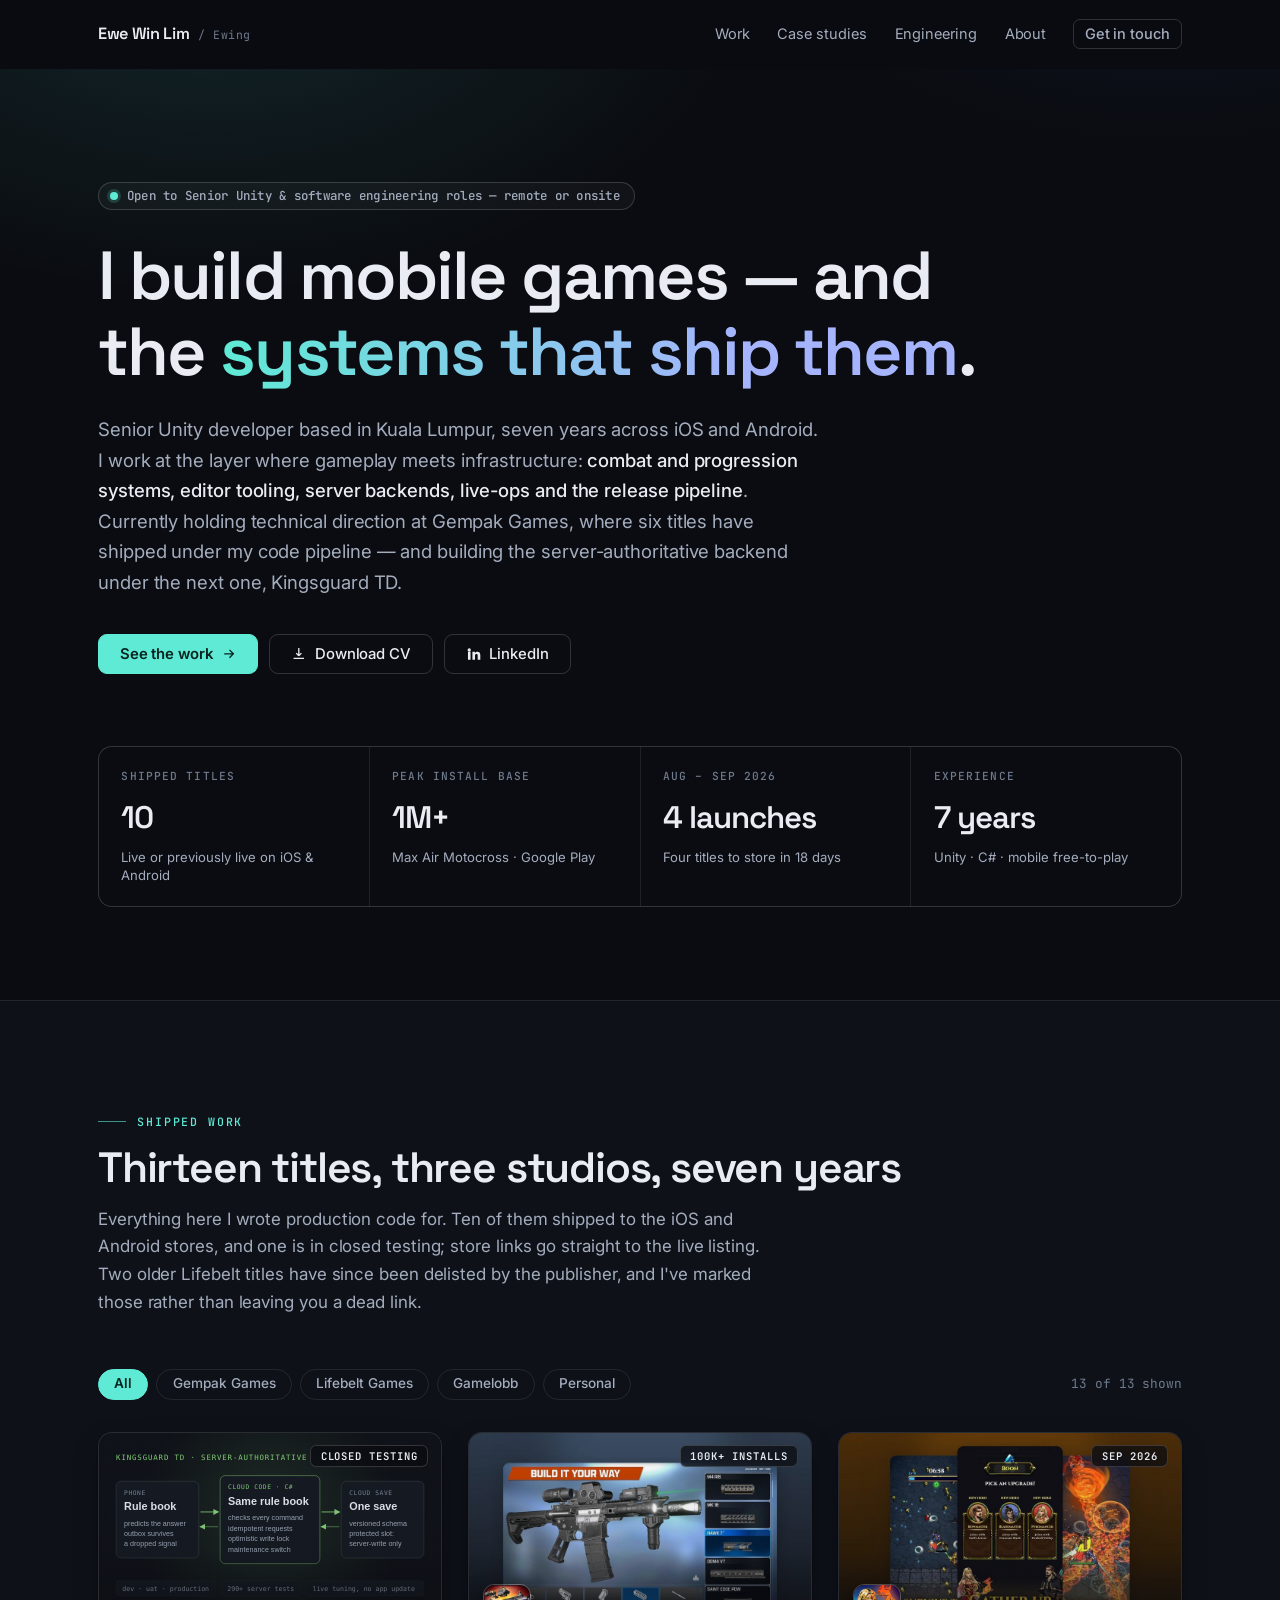
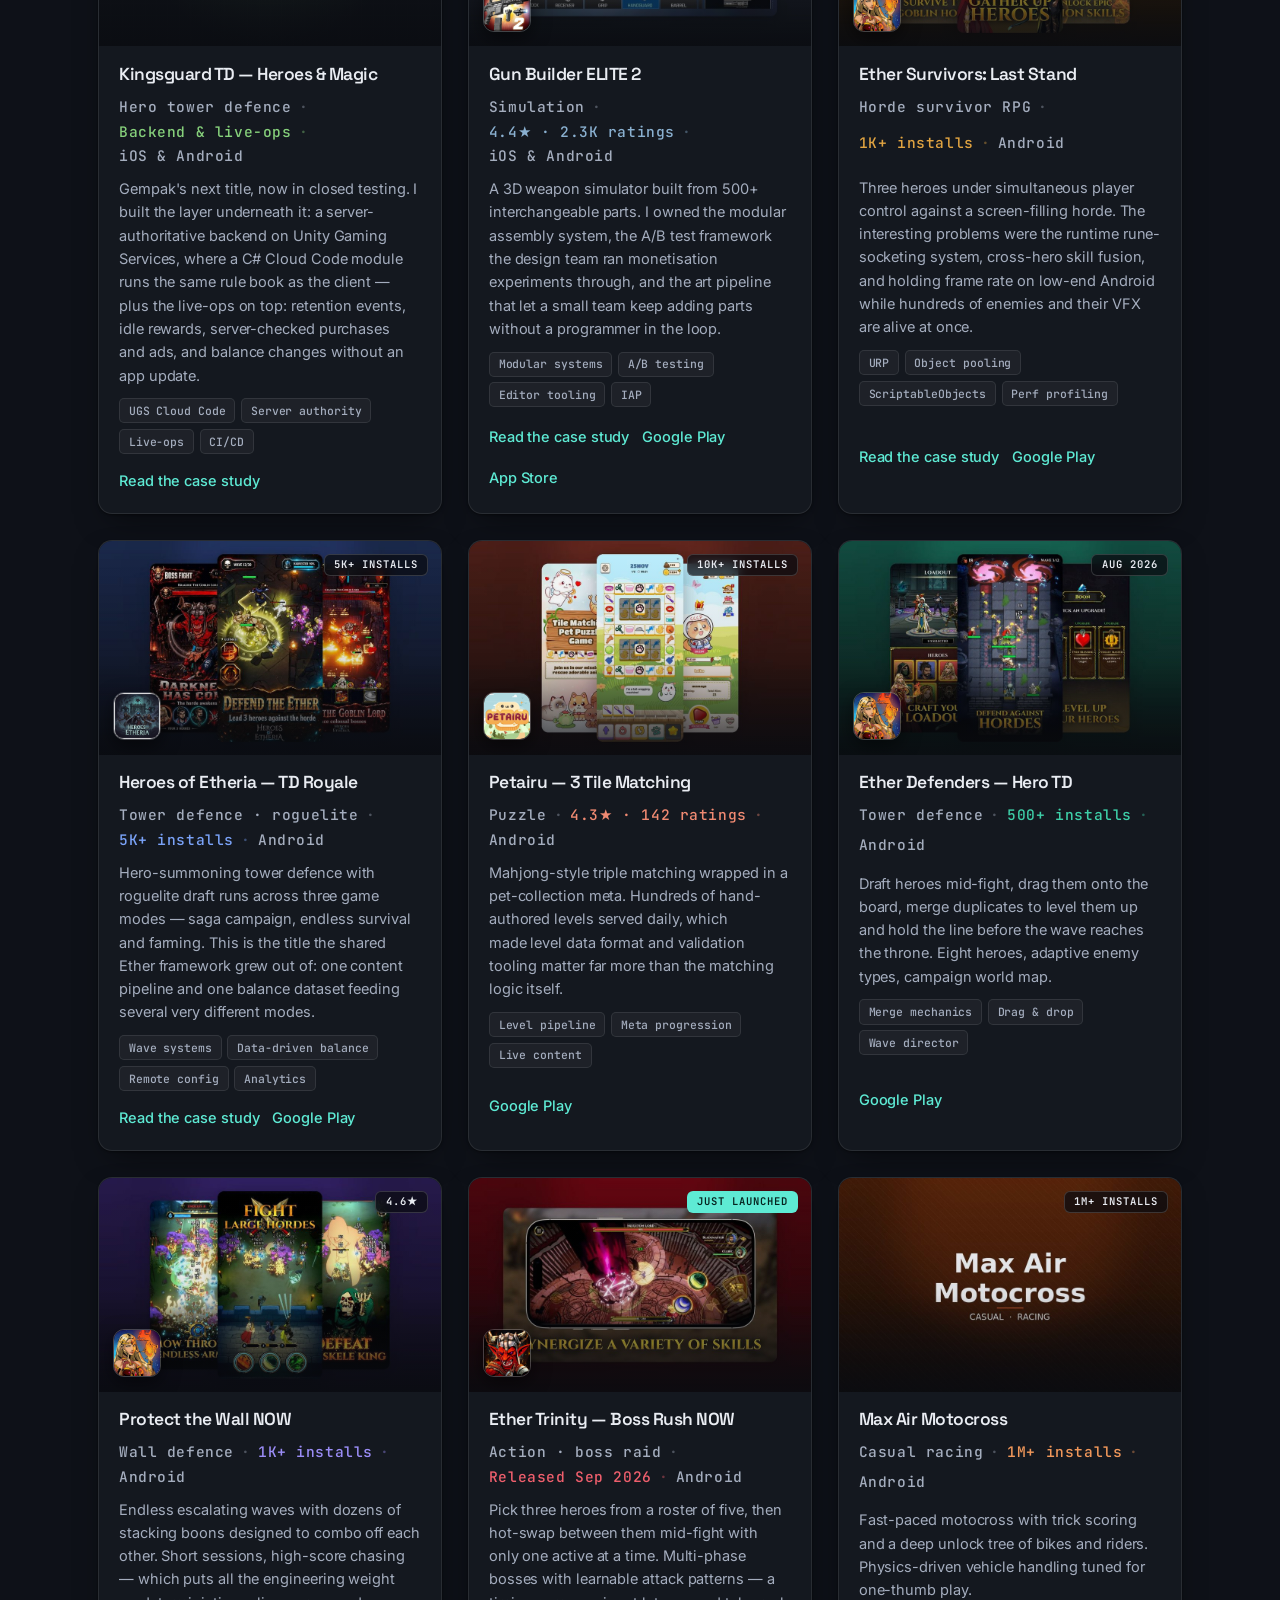
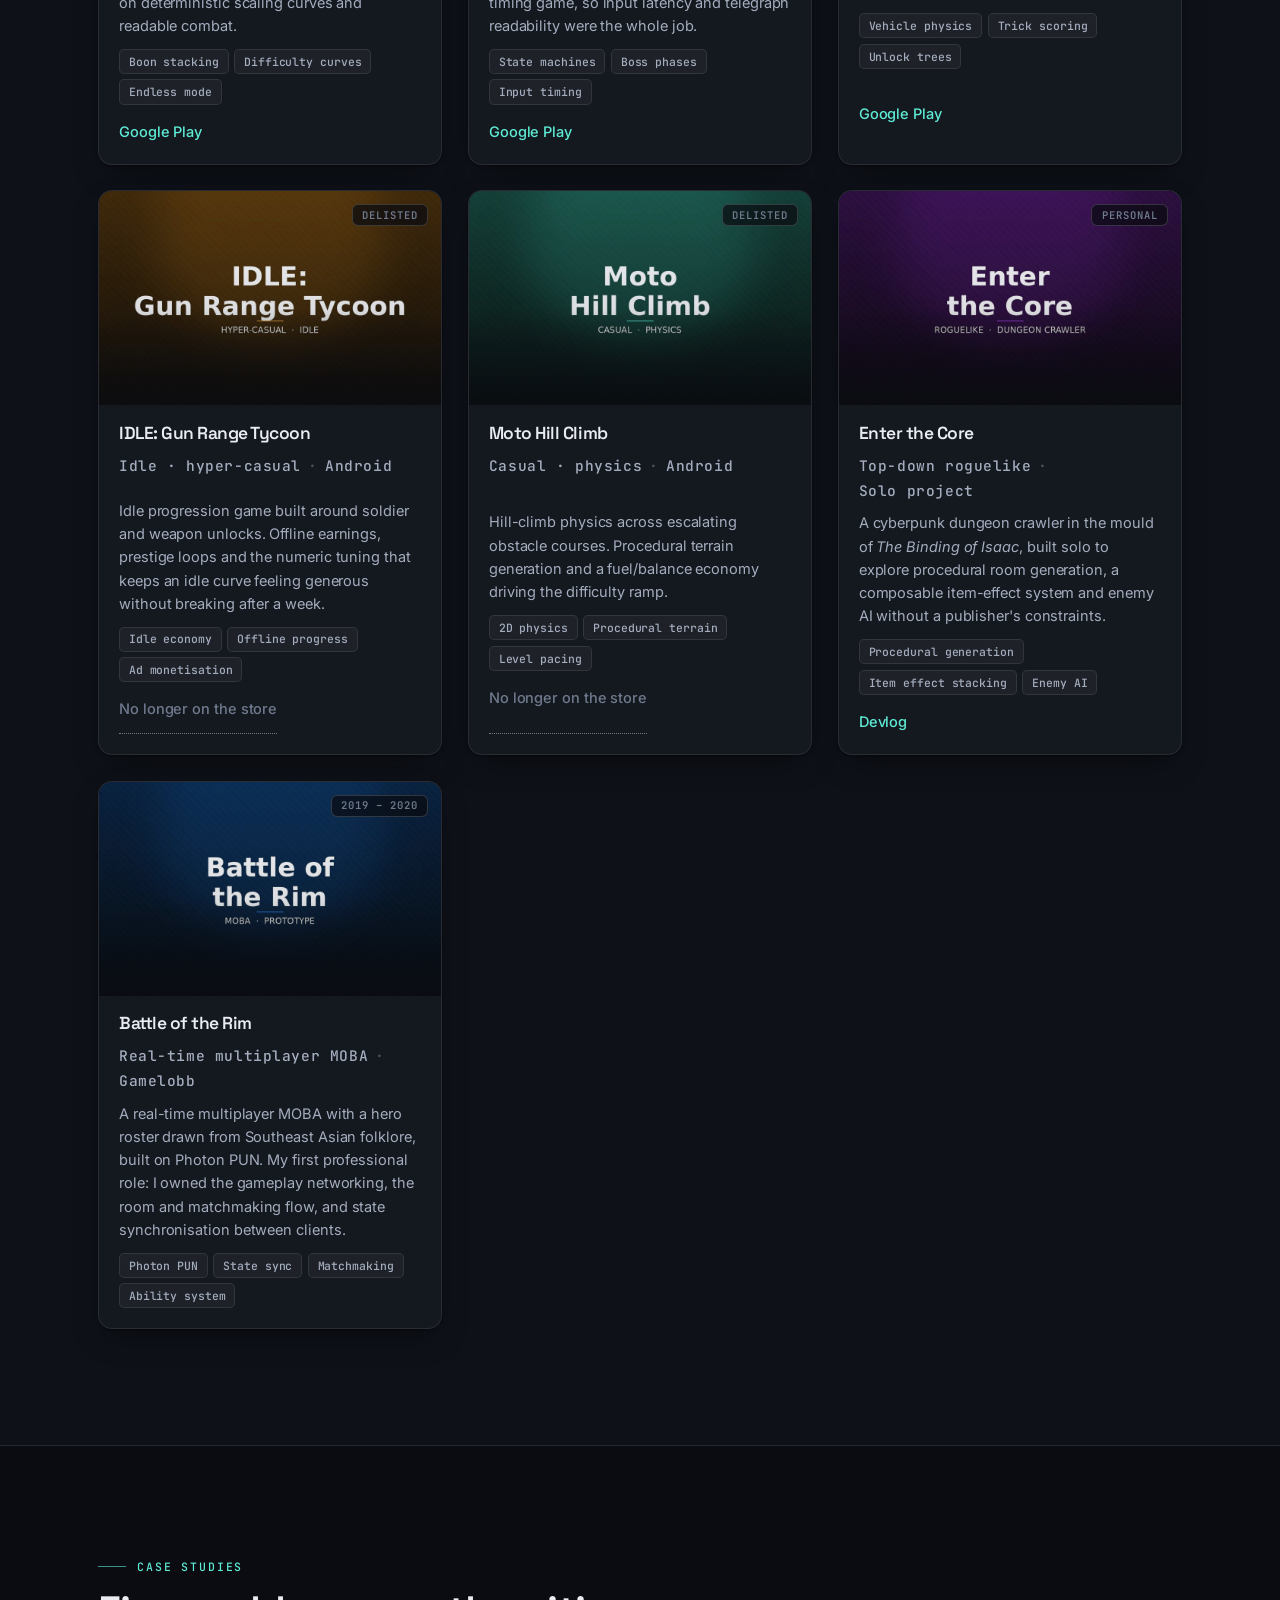
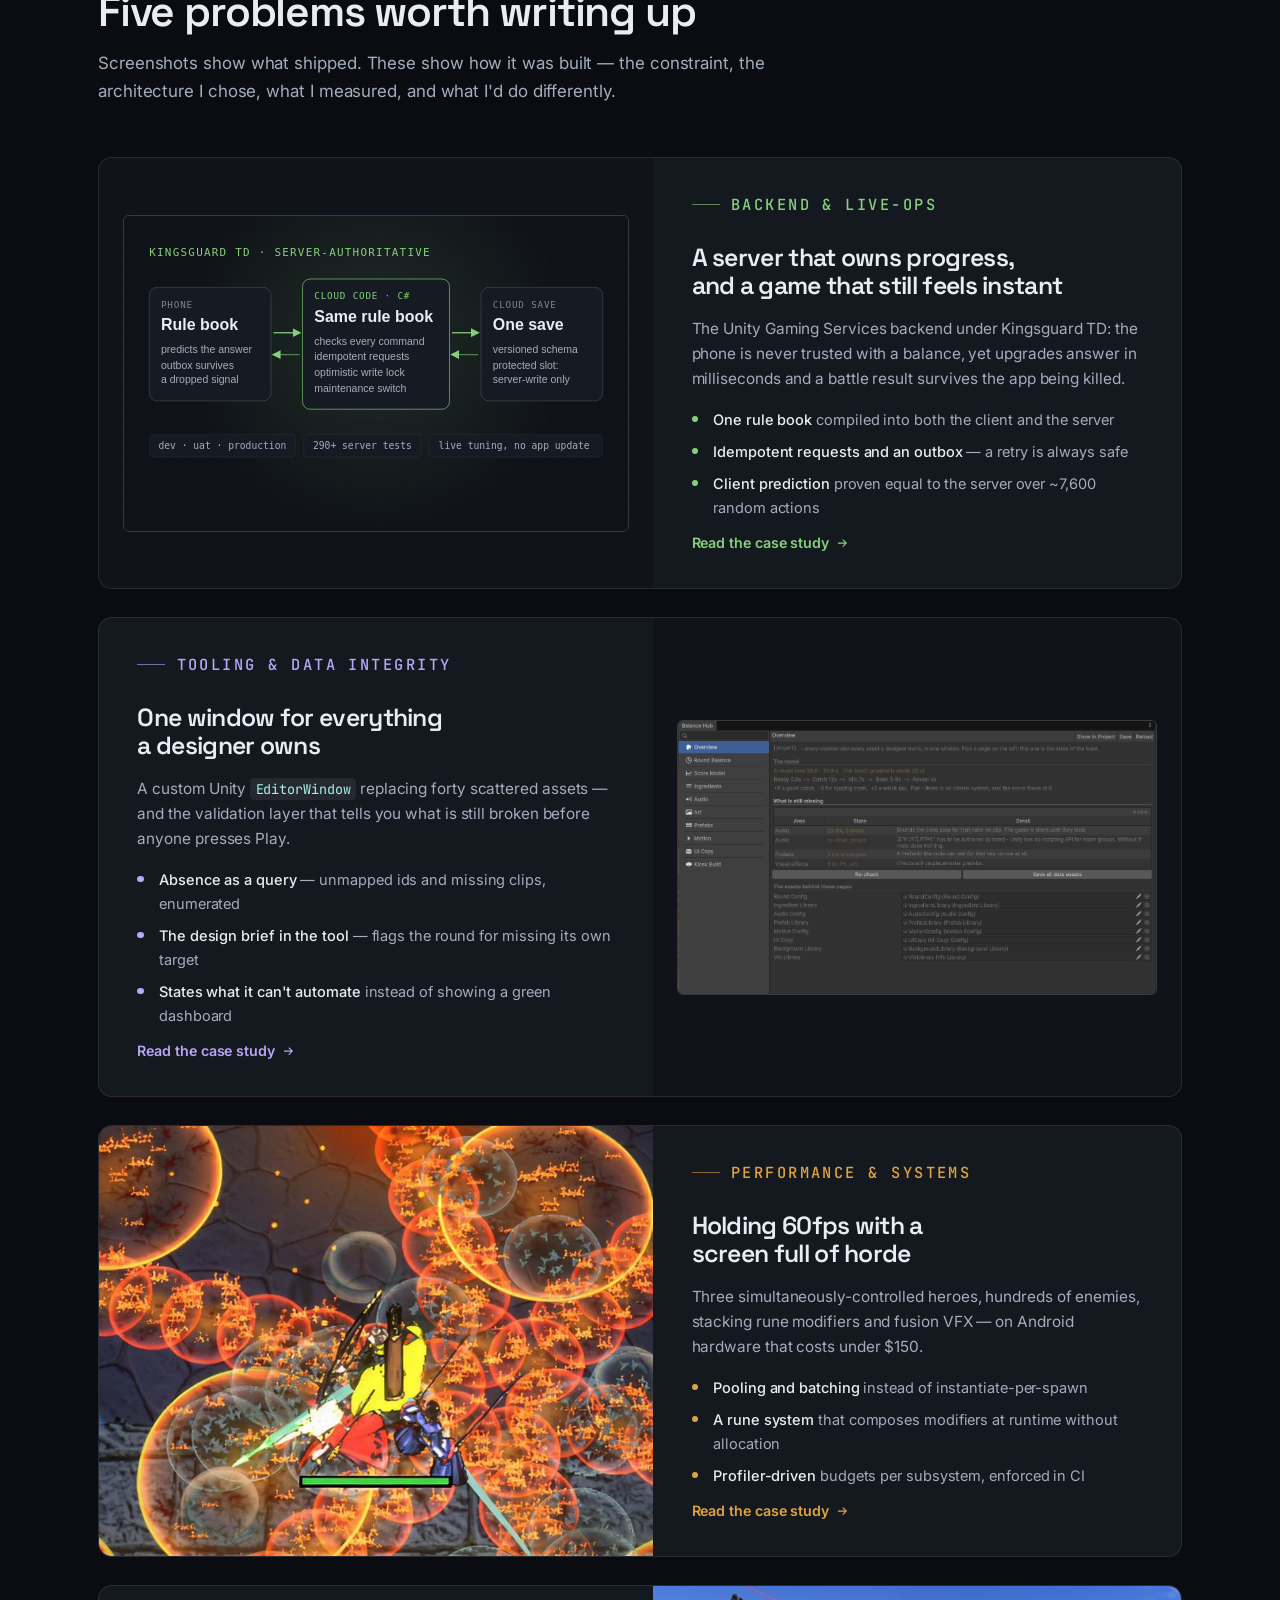
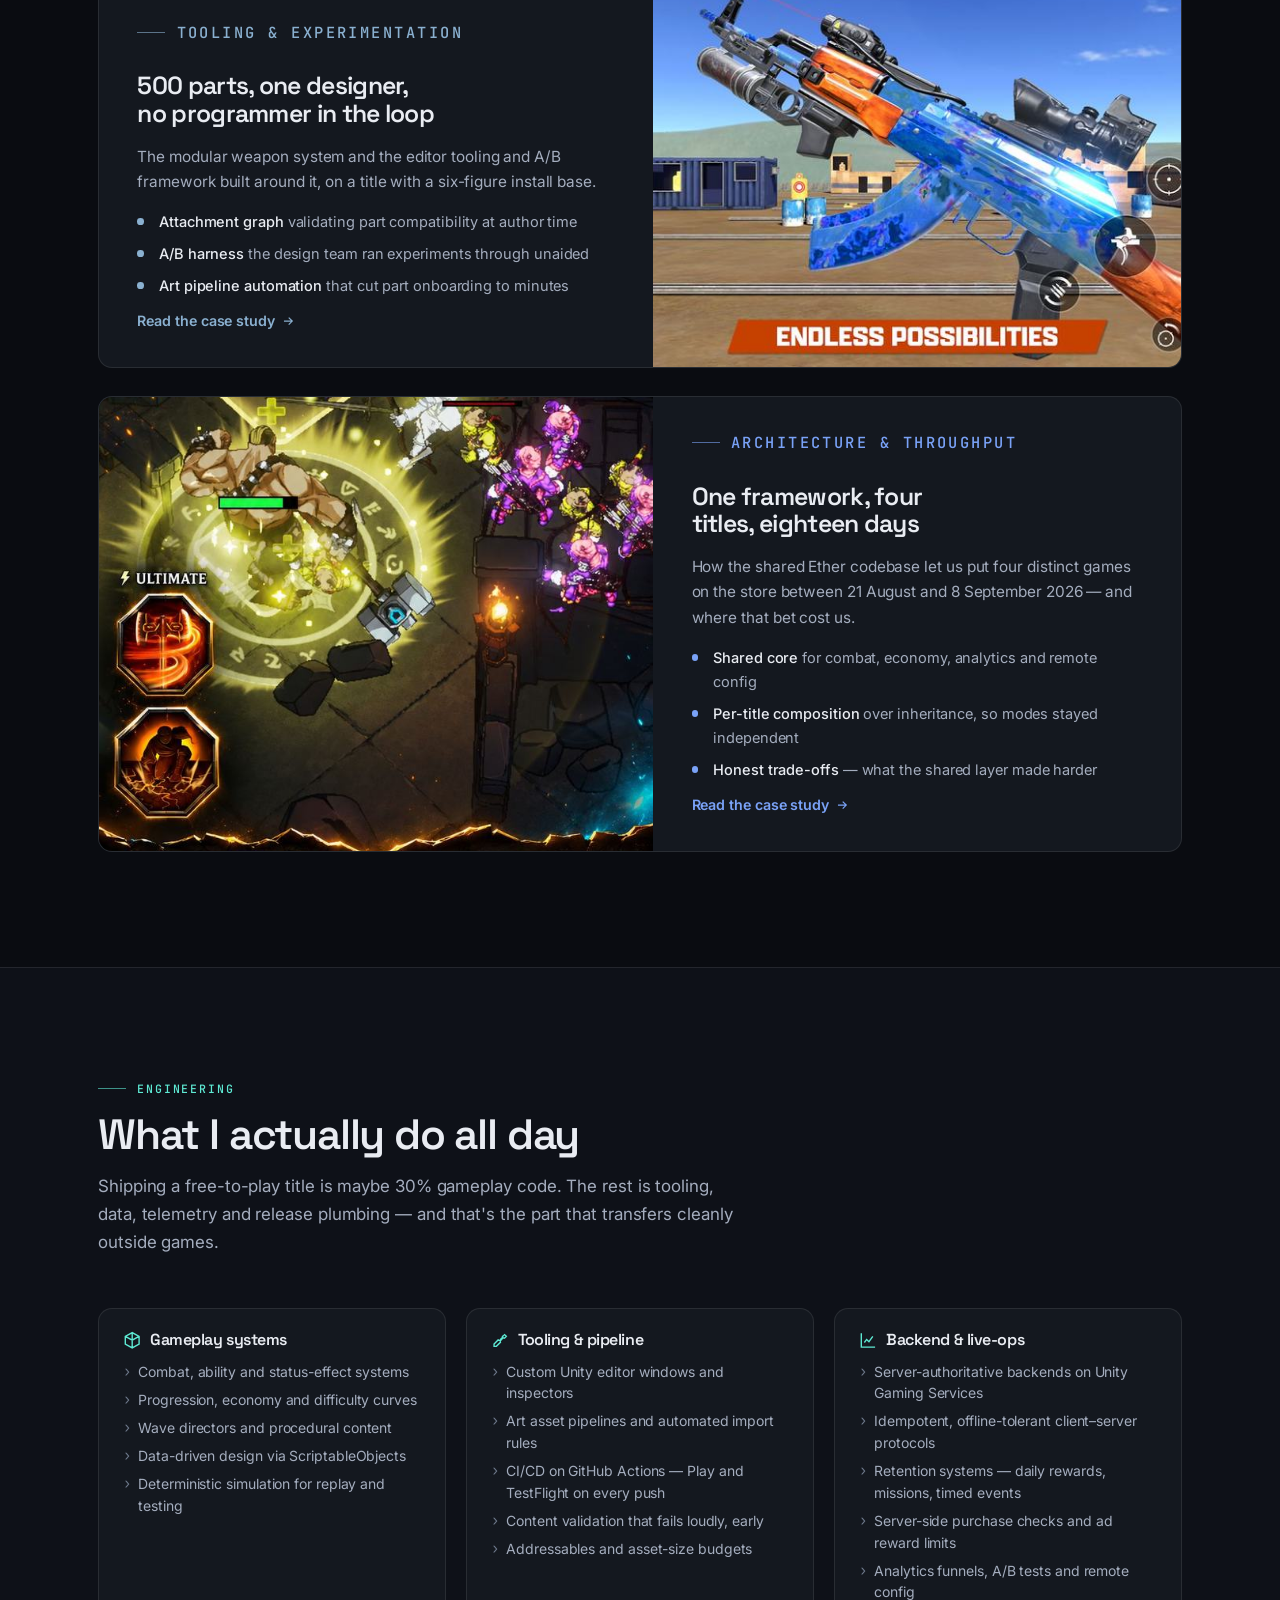
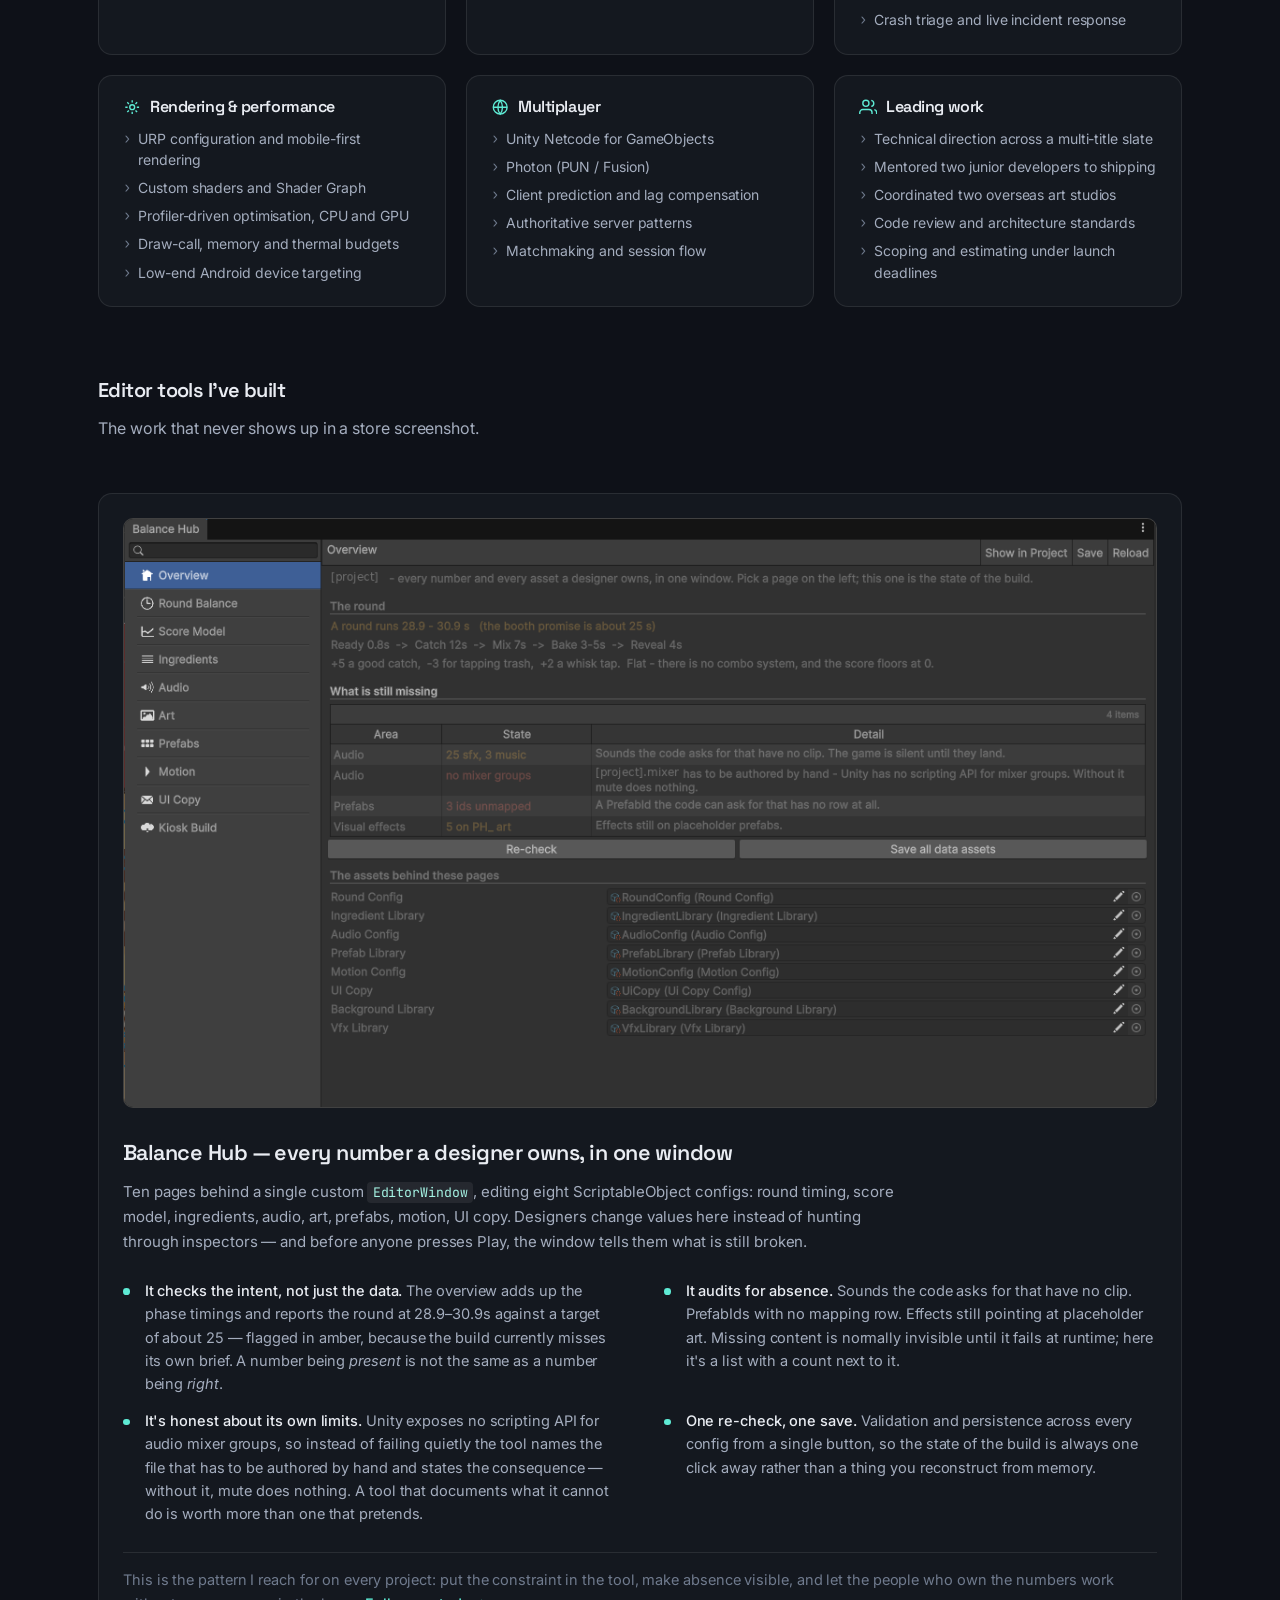
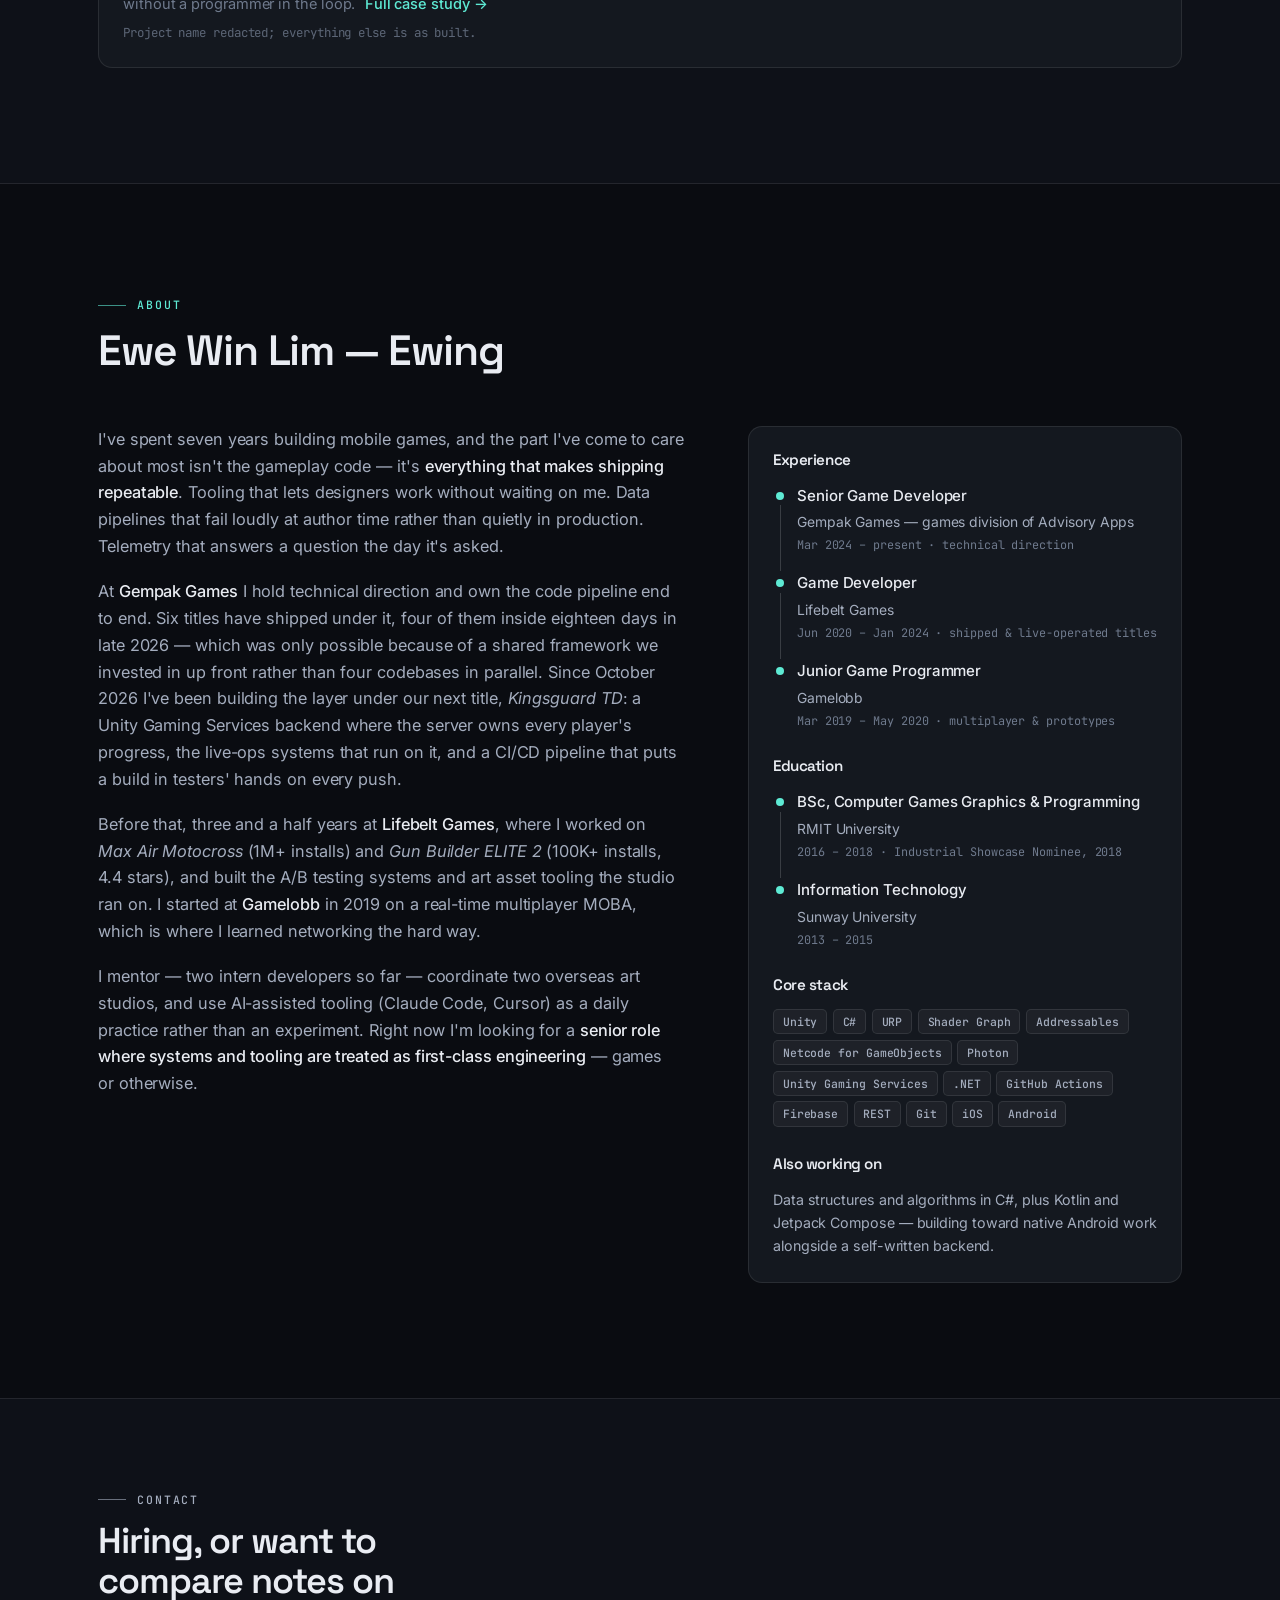
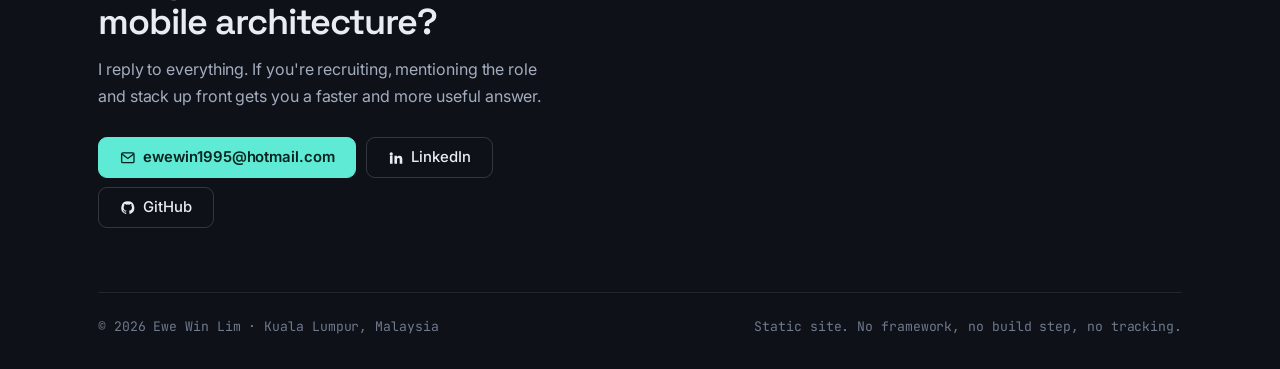
<file: index.html>
<!DOCTYPE html>
<html lang="en">
<head>
<meta charset="utf-8">
<meta name="viewport" content="width=device-width, initial-scale=1">
<title>Ewe Win Lim — Senior Unity Developer</title>
<meta name="description" content="Senior Unity developer in Kuala Lumpur. Ten shipped mobile titles on iOS and Android — gameplay systems, editor tooling, server backends, live-ops and release pipelines.">
<meta name="author" content="Ewe Win Lim">

<!-- Open Graph / social preview -->
<meta property="og:type" content="website">
<meta property="og:title" content="Ewe Win Lim — Senior Unity Developer">
<meta property="og:description" content="Ten shipped mobile titles on iOS and Android. Gameplay systems, editor tooling, server backends, live-ops and release pipelines.">
<meta property="og:image" content="https://ewinglim.github.io/assets/og-image.jpg">
<meta name="twitter:card" content="summary_large_image">
<meta property="og:url" content="https://ewinglim.github.io/">

<link rel="icon" href="assets/favicon.svg" type="image/svg+xml">
<link rel="preconnect" href="https://fonts.googleapis.com">
<link rel="preconnect" href="https://fonts.gstatic.com" crossorigin>
<link rel="stylesheet" href="https://fonts.googleapis.com/css2?family=Inter:wght@400;500;600&family=Space+Grotesk:wght@500;600;700&family=JetBrains+Mono:wght@400;500;600&display=swap">
<link rel="stylesheet" href="css/style.css">
<script>document.documentElement.classList.add("js")</script>
</head>
<body>

<a class="skip-link" href="#main">Skip to content</a>

<header class="site-header">
  <div class="wrap">
    <a class="brand" href="#top">Ewe Win Lim <span>/ Ewing</span></a>

    <button class="nav-toggle" type="button" aria-expanded="false" aria-controls="primary-nav" aria-label="Menu">
      <svg class="icon-open" viewBox="0 0 24 24" fill="none" stroke="currentColor" stroke-width="2" aria-hidden="true"><path d="M3 6h18M3 12h18M3 18h18"/></svg>
      <svg class="icon-close" viewBox="0 0 24 24" fill="none" stroke="currentColor" stroke-width="2" aria-hidden="true"><path d="M18 6 6 18M6 6l12 12"/></svg>
    </button>

    <nav class="nav" id="primary-nav" aria-label="Primary">
      <a href="#work">Work</a>
      <a href="#studies">Case studies</a>
      <a href="#engineering">Engineering</a>
      <a href="#about">About</a>
      <a class="btn nav-cta" href="#contact">Get in touch</a>
    </nav>
  </div>
</header>

<main id="main">

  <!-- ============================ hero ============================ -->
  <section class="hero" id="top">
    <div class="wrap">
      <p class="hero-status">
        <span class="dot" aria-hidden="true"></span>
        Open to Senior Unity &amp; software engineering roles — remote or onsite
      </p>

      <h1>I build mobile games — and the <em>systems that ship them</em>.</h1>

      <p class="lede">
        Senior Unity developer based in Kuala Lumpur, seven years across iOS and Android.
        I work at the layer where gameplay meets infrastructure: <strong>combat and
        progression systems, editor tooling, server backends, live-ops and the release
        pipeline</strong>. Currently holding technical direction at Gempak Games, where
        six titles have shipped under my code pipeline — and building the
        server-authoritative backend under the next one, Kingsguard TD.
      </p>

      <div class="hero-actions">
        <a class="btn btn--primary" href="#work">
          See the work
          <svg viewBox="0 0 24 24" fill="none" stroke="currentColor" stroke-width="2" aria-hidden="true"><path d="M5 12h14M13 6l6 6-6 6"/></svg>
        </a>
        <a class="btn" href="assets/ewe-win-lim-cv.pdf">
          <svg viewBox="0 0 24 24" fill="none" stroke="currentColor" stroke-width="2" aria-hidden="true"><path d="M12 3v12m0 0 4-4m-4 4-4-4M4 19h16"/></svg>
          Download CV
        </a>
        <a class="btn" href="https://www.linkedin.com/in/ewinglim" target="_blank" rel="noopener">
          <svg viewBox="0 0 24 24" fill="currentColor" aria-hidden="true"><path d="M4.98 3.5a2.5 2.5 0 1 1 0 5 2.5 2.5 0 0 1 0-5ZM3 9h4v12H3V9Zm7 0h3.8v1.7h.05c.53-1 1.83-2.05 3.77-2.05C21.1 8.65 22 11 22 14.1V21h-4v-6.1c0-1.5-.55-2.5-1.9-2.5-1.13 0-1.8.75-2.1 1.48-.1.26-.13.62-.13.98V21h-4V9Z"/></svg>
          LinkedIn
        </a>
      </div>

      <dl class="stats" data-reveal>
        <div>
          <dt>Shipped titles</dt>
          <dd>10 <small>Live or previously live on iOS &amp; Android</small></dd>
        </div>
        <div>
          <dt>Peak install base</dt>
          <dd>1M+ <small>Max Air Motocross · Google Play</small></dd>
        </div>
        <div>
          <dt>Aug – Sep 2026</dt>
          <dd>4 launches <small>Four titles to store in 18 days</small></dd>
        </div>
        <div>
          <dt>Experience</dt>
          <dd>7 years <small>Unity · C# · mobile free-to-play</small></dd>
        </div>
      </dl>
    </div>
  </section>

  <!-- ============================ work grid ============================ -->
  <section class="section section--tint" id="work">
    <div class="wrap">
      <div class="section-head">
        <p class="eyebrow">Shipped work</p>
        <h2>Thirteen titles, three studios, seven years</h2>
        <p class="lede">
          Everything here I wrote production code for. Ten of them shipped to the iOS
          and Android stores, and one is in closed testing; store links go straight to
          the live listing. Two older
          Lifebelt titles have since been delisted by the publisher, and I've marked
          those rather than leaving you a dead link.
        </p>
      </div>

      <div class="filters" data-filters>
        <button type="button" data-filter="all" aria-pressed="true">All</button>
        <button type="button" data-filter="gempak" aria-pressed="false">Gempak Games</button>
        <button type="button" data-filter="lifebelt" aria-pressed="false">Lifebelt Games</button>
        <button type="button" data-filter="gamelobb" aria-pressed="false">Gamelobb</button>
        <button type="button" data-filter="personal" aria-pressed="false">Personal</button>
        <span class="count" data-count>13 of 13 shown</span>
      </div>
      <p class="visually-hidden" id="filter-status" role="status" aria-live="polite"></p>

      <ul class="grid">

        <!-- Kingsguard TD (closed testing — no store links or game art until launch) -->
        <li class="card card--study" data-studio="gempak" style="--card-accent:#86d07b" data-reveal>
          <div class="card-media">
            <img src="assets/games/kingsguard-td/cover.svg" alt="Kingsguard TD backend architecture — the phone and a Cloud Code module run the same rule book, and one server-written save per player lives in Cloud Save" loading="lazy" width="1200" height="750">
            <span class="card-flag">Closed testing</span>
          </div>
          <div class="card-body">
            <h3><a href="work/kingsguard-td.html">Kingsguard TD — Heroes &amp; Magic</a></h3>
            <p class="card-meta">
              <span>Hero tower defence</span>
              <span class="metric">Backend &amp; live-ops</span>
              <span>iOS &amp; Android</span>
            </p>
            <p>
              Gempak's next title, now in closed testing. I built the layer underneath it:
              a server-authoritative backend on Unity Gaming Services, where a C# Cloud
              Code module runs the same rule book as the client — plus the live-ops on
              top: retention events, idle rewards, server-checked purchases and ads, and
              balance changes without an app update.
            </p>
            <ul class="tags">
              <li>UGS Cloud Code</li><li>Server authority</li><li>Live-ops</li><li>CI/CD</li>
            </ul>
            <p class="card-links">
              <a href="work/kingsguard-td.html">Read the case study</a>
            </p>
          </div>
        </li>

        <!-- Gun Builder ELITE 2 -->
        <li class="card card--study" data-studio="lifebelt" style="--card-accent:#8ab0d0" data-reveal>
          <div class="card-media">
            <img src="assets/games/gun-builder-elite-2/cover.jpg" alt="Gun Builder ELITE 2 — modular weapon assembly screen with a parts list" loading="lazy" width="1200" height="750">
            <img class="card-icon" src="assets/games/gun-builder-elite-2/icon.jpg" alt="" width="256" height="256" loading="lazy">
            <span class="card-flag">100K+ installs</span>
          </div>
          <div class="card-body">
            <h3><a href="work/gun-builder-elite-2.html">Gun Builder ELITE 2</a></h3>
            <p class="card-meta">
              <span>Simulation</span>
              <span class="metric">4.4&#9733; · 2.3K ratings</span>
              <span>iOS &amp; Android</span>
            </p>
            <p>
              A 3D weapon simulator built from 500+ interchangeable parts. I owned the
              modular assembly system, the A/B test framework the design team ran
              monetisation experiments through, and the art pipeline that let a small
              team keep adding parts without a programmer in the loop.
            </p>
            <ul class="tags">
              <li>Modular systems</li><li>A/B testing</li><li>Editor tooling</li><li>IAP</li>
            </ul>
            <p class="card-links">
              <a href="work/gun-builder-elite-2.html">Read the case study</a>
              <a href="https://play.google.com/store/apps/details?id=life.belt.gbe2" target="_blank" rel="noopener">Google Play</a>
              <a href="https://apps.apple.com/us/app/gun-builder-elite-2/id6447168170" target="_blank" rel="noopener">App Store</a>
            </p>
          </div>
        </li>

        <!-- Ether Survivors -->
        <li class="card card--study" data-studio="gempak" style="--card-accent:#e0a341" data-reveal>
          <div class="card-media">
            <img src="assets/games/ether-survivors/cover.jpg" alt="Ether Survivors: Last Stand — three phone screenshots showing horde combat and a hero draft screen" loading="lazy" width="1200" height="750">
            <img class="card-icon" src="assets/games/ether-survivors/icon.jpg" alt="" width="256" height="256" loading="lazy">
            <span class="card-flag">Sep 2026</span>
          </div>
          <div class="card-body">
            <h3><a href="work/ether-survivors.html">Ether Survivors: Last Stand</a></h3>
            <p class="card-meta">
              <span>Horde survivor RPG</span>
              <span class="metric">1K+ installs</span>
              <span>Android</span>
            </p>
            <p>
              Three heroes under simultaneous player control against a screen-filling
              horde. The interesting problems were the runtime rune-socketing system,
              cross-hero skill fusion, and holding frame rate on low-end Android while
              hundreds of enemies and their VFX are alive at once.
            </p>
            <ul class="tags">
              <li>URP</li><li>Object pooling</li><li>ScriptableObjects</li><li>Perf profiling</li>
            </ul>
            <p class="card-links">
              <a href="work/ether-survivors.html">Read the case study</a>
              <a href="https://play.google.com/store/apps/details?id=com.gempakgames.ethersurvivorslaststand" target="_blank" rel="noopener">Google Play</a>
            </p>
          </div>
        </li>

        <!-- Heroes of Etheria -->
        <li class="card card--study" data-studio="gempak" style="--card-accent:#7aa2f7" data-reveal>
          <div class="card-media">
            <img src="assets/games/heroes-of-etheria/cover.jpg" alt="Heroes of Etheria — three phone screenshots showing tower-defence lanes and a boss fight" loading="lazy" width="1200" height="750">
            <img class="card-icon" src="assets/games/heroes-of-etheria/icon.jpg" alt="" width="256" height="256" loading="lazy">
            <span class="card-flag">5K+ installs</span>
          </div>
          <div class="card-body">
            <h3><a href="work/heroes-of-etheria.html">Heroes of Etheria — TD Royale</a></h3>
            <p class="card-meta">
              <span>Tower defence · roguelite</span>
              <span class="metric">5K+ installs</span>
              <span>Android</span>
            </p>
            <p>
              Hero-summoning tower defence with roguelite draft runs across three game
              modes — saga campaign, endless survival and farming. This is the title the
              shared Ether framework grew out of: one content pipeline and one balance
              dataset feeding several very different modes.
            </p>
            <ul class="tags">
              <li>Wave systems</li><li>Data-driven balance</li><li>Remote config</li><li>Analytics</li>
            </ul>
            <p class="card-links">
              <a href="work/heroes-of-etheria.html">Read the case study</a>
              <a href="https://play.google.com/store/apps/details?id=com.gempakgames.heroesofetheria" target="_blank" rel="noopener">Google Play</a>
            </p>
          </div>
        </li>

        <!-- Petairu -->
        <li class="card" data-studio="gempak" style="--card-accent:#f08a72" data-reveal>
          <div class="card-media">
            <img src="assets/games/petairu/cover.jpg" alt="Petairu — three phone screenshots of a tile-matching board and pet collection screen" loading="lazy" width="1200" height="750">
            <img class="card-icon" src="assets/games/petairu/icon.jpg" alt="" width="256" height="256" loading="lazy">
            <span class="card-flag">10K+ installs</span>
          </div>
          <div class="card-body">
            <h3>Petairu — 3 Tile Matching</h3>
            <p class="card-meta">
              <span>Puzzle</span>
              <span class="metric">4.3&#9733; · 142 ratings</span>
              <span>Android</span>
            </p>
            <p>
              Mahjong-style triple matching wrapped in a pet-collection meta. Hundreds of
              hand-authored levels served daily, which made level data format and
              validation tooling matter far more than the matching logic itself.
            </p>
            <ul class="tags">
              <li>Level pipeline</li><li>Meta progression</li><li>Live content</li>
            </ul>
            <p class="card-links">
              <a href="https://play.google.com/store/apps/details?id=com.gempakgames.petairu" target="_blank" rel="noopener">Google Play</a>
            </p>
          </div>
        </li>

        <!-- Ether Defenders -->
        <li class="card" data-studio="gempak" style="--card-accent:#3ecfa8" data-reveal>
          <div class="card-media">
            <img src="assets/games/ether-defenders/cover.jpg" alt="Ether Defenders: Hero TD — three phone screenshots showing hero placement on a defence board" loading="lazy" width="1200" height="750">
            <img class="card-icon" src="assets/games/ether-defenders/icon.jpg" alt="" width="256" height="256" loading="lazy">
            <span class="card-flag">Aug 2026</span>
          </div>
          <div class="card-body">
            <h3>Ether Defenders — Hero TD</h3>
            <p class="card-meta">
              <span>Tower defence</span>
              <span class="metric">500+ installs</span>
              <span>Android</span>
            </p>
            <p>
              Draft heroes mid-fight, drag them onto the board, merge duplicates to level
              them up and hold the line before the wave reaches the throne. Eight heroes,
              adaptive enemy types, campaign world map.
            </p>
            <ul class="tags">
              <li>Merge mechanics</li><li>Drag &amp; drop</li><li>Wave director</li>
            </ul>
            <p class="card-links">
              <a href="https://play.google.com/store/apps/details?id=com.gempakgames.etherdefenders" target="_blank" rel="noopener">Google Play</a>
            </p>
          </div>
        </li>

        <!-- Protect the Wall NOW -->
        <li class="card" data-studio="gempak" style="--card-accent:#9a8cf5" data-reveal>
          <div class="card-media">
            <img src="assets/games/protect-the-wall-now/cover.jpg" alt="Protect the Wall NOW — three phone screenshots of wall defence waves and a boon selection screen" loading="lazy" width="1200" height="750">
            <img class="card-icon" src="assets/games/protect-the-wall-now/icon.jpg" alt="" width="256" height="256" loading="lazy">
            <span class="card-flag">4.6&#9733;</span>
          </div>
          <div class="card-body">
            <h3>Protect the Wall NOW</h3>
            <p class="card-meta">
              <span>Wall defence</span>
              <span class="metric">1K+ installs</span>
              <span>Android</span>
            </p>
            <p>
              Endless escalating waves with dozens of stacking boons designed to combo
              off each other. Short sessions, high-score chasing — which puts all the
              engineering weight on deterministic scaling curves and readable combat.
            </p>
            <ul class="tags">
              <li>Boon stacking</li><li>Difficulty curves</li><li>Endless mode</li>
            </ul>
            <p class="card-links">
              <a href="https://play.google.com/store/apps/details?id=com.gempakgames.protectthewallnow" target="_blank" rel="noopener">Google Play</a>
            </p>
          </div>
        </li>

        <!-- Ether Trinity -->
        <li class="card" data-studio="gempak" style="--card-accent:#ef5f6d" data-reveal>
          <div class="card-media">
            <img src="assets/games/ether-trinity/cover.jpg" alt="Ether Trinity: Boss Rush NOW — landscape screenshot of an arena boss fight with hero swap icons" loading="lazy" width="1200" height="750">
            <img class="card-icon" src="assets/games/ether-trinity/icon.jpg" alt="" width="256" height="256" loading="lazy">
            <span class="card-flag card-flag--new">Just launched</span>
          </div>
          <div class="card-body">
            <h3>Ether Trinity — Boss Rush NOW</h3>
            <p class="card-meta">
              <span>Action · boss raid</span>
              <span class="metric">Released Sep 2026</span>
              <span>Android</span>
            </p>
            <p>
              Pick three heroes from a roster of five, then hot-swap between them
              mid-fight with only one active at a time. Multi-phase bosses with learnable
              attack patterns — a timing game, so input latency and telegraph readability
              were the whole job.
            </p>
            <ul class="tags">
              <li>State machines</li><li>Boss phases</li><li>Input timing</li>
            </ul>
            <p class="card-links">
              <a href="https://play.google.com/store/apps/details?id=com.gempakgames.ethertrinity" target="_blank" rel="noopener">Google Play</a>
            </p>
          </div>
        </li>

        <!-- Max Air Motocross (back on Google Play as of Nov 2026) -->
        <li class="card" data-studio="lifebelt" style="--card-accent:#f0975a" data-reveal>
          <div class="card-media">
            <img src="assets/games/max-air-motocross/cover.jpg" alt="Max Air Motocross — title card" loading="lazy" width="1200" height="750">
            <span class="card-flag">1M+ installs</span>
          </div>
          <div class="card-body">
            <h3>Max Air Motocross</h3>
            <p class="card-meta">
              <span>Casual racing</span>
              <span class="metric">1M+ installs</span>
              <span>Android</span>
            </p>
            <p>
              Fast-paced motocross with trick scoring and a deep unlock tree of bikes and
              riders. Physics-driven vehicle handling tuned for one-thumb play.
            </p>
            <ul class="tags">
              <li>Vehicle physics</li><li>Trick scoring</li><li>Unlock trees</li>
            </ul>
            <p class="card-links">
              <a href="https://play.google.com/store/apps/details?id=life.belt.motorcross" target="_blank" rel="noopener">Google Play</a>
            </p>
          </div>
        </li>

        <!-- IDLE: Gun Range Tycoon -->
        <li class="card" data-studio="lifebelt" style="--card-accent:#dcb44a" data-reveal>
          <div class="card-media">
            <img src="assets/games/idle-gun-range-tycoon/cover.jpg" alt="IDLE: Gun Range Tycoon — title card" loading="lazy" width="1200" height="750">
            <span class="card-flag card-flag--muted">Delisted</span>
          </div>
          <div class="card-body">
            <h3>IDLE: Gun Range Tycoon</h3>
            <p class="card-meta">
              <span>Idle · hyper-casual</span>
              <span>Android</span>
            </p>
            <p>
              Idle progression game built around soldier and weapon unlocks. Offline
              earnings, prestige loops and the numeric tuning that keeps an idle curve
              feeling generous without breaking after a week.
            </p>
            <ul class="tags">
              <li>Idle economy</li><li>Offline progress</li><li>Ad monetisation</li>
            </ul>
            <p class="card-links">
              <span class="unavailable" title="Removed from Google Play by the publisher">No longer on the store</span>
            </p>
          </div>
        </li>

        <!-- Moto Hill Climb -->
        <li class="card" data-studio="lifebelt" style="--card-accent:#52c9b6" data-reveal>
          <div class="card-media">
            <img src="assets/games/moto-hill-climb/cover.jpg" alt="Moto Hill Climb — title card" loading="lazy" width="1200" height="750">
            <span class="card-flag card-flag--muted">Delisted</span>
          </div>
          <div class="card-body">
            <h3>Moto Hill Climb</h3>
            <p class="card-meta">
              <span>Casual · physics</span>
              <span>Android</span>
            </p>
            <p>
              Hill-climb physics across escalating obstacle courses. Procedural terrain
              generation and a fuel/balance economy driving the difficulty ramp.
            </p>
            <ul class="tags">
              <li>2D physics</li><li>Procedural terrain</li><li>Level pacing</li>
            </ul>
            <p class="card-links">
              <span class="unavailable" title="Removed from Google Play by the publisher">No longer on the store</span>
            </p>
          </div>
        </li>

        <!-- Enter the Core -->
        <li class="card" data-studio="personal" style="--card-accent:#c48af0" data-reveal>
          <div class="card-media">
            <img src="assets/games/enter-the-core/cover.jpg" alt="Enter the Core — title card" loading="lazy" width="1200" height="750">
            <span class="card-flag card-flag--muted">Personal</span>
          </div>
          <div class="card-body">
            <h3>Enter the Core</h3>
            <p class="card-meta">
              <span>Top-down roguelike</span>
              <span>Solo project</span>
            </p>
            <p>
              A cyberpunk dungeon crawler in the mould of <em>The Binding of Isaac</em>,
              built solo to explore procedural room generation, a composable item-effect
              system and enemy AI without a publisher's constraints.
            </p>
            <ul class="tags">
              <li>Procedural generation</li><li>Item effect stacking</li><li>Enemy AI</li>
            </ul>
            <p class="card-links">
              <a href="https://ewing95.wordpress.com/" target="_blank" rel="noopener">Devlog</a>
            </p>
          </div>
        </li>

        <!-- Battle of the Rim -->
        <li class="card" data-studio="gamelobb" style="--card-accent:#6fb4f0" data-reveal>
          <div class="card-media">
            <img src="assets/games/battle-of-the-rim/cover.jpg" alt="Battle of the Rim — title card" loading="lazy" width="1200" height="750">
            <span class="card-flag card-flag--muted">2019 – 2020</span>
          </div>
          <div class="card-body">
            <h3>Battle of the Rim</h3>
            <p class="card-meta">
              <span>Real-time multiplayer MOBA</span>
              <span>Gamelobb</span>
            </p>
            <p>
              A real-time multiplayer MOBA with a hero roster drawn from Southeast Asian
              folklore, built on Photon PUN. My first professional role: I owned the
              gameplay networking, the room and matchmaking flow, and state
              synchronisation between clients.
            </p>
            <ul class="tags">
              <li>Photon PUN</li><li>State sync</li><li>Matchmaking</li><li>Ability system</li>
            </ul>
          </div>
        </li>

      </ul>
    </div>
  </section>

  <!-- ============================ case studies ============================ -->
  <section class="section" id="studies">
    <div class="wrap">
      <div class="section-head">
        <p class="eyebrow">Case studies</p>
        <h2>Five problems worth writing up</h2>
        <p class="lede">
          Screenshots show what shipped. These show how it was built — the constraint,
          the architecture I chose, what I measured, and what I'd do differently.
        </p>
      </div>

      <ul class="studies">

        <li class="study" style="--card-accent:#86d07b" data-reveal>
          <div class="study-media study-media--ui">
            <img src="assets/games/kingsguard-td/cover.svg" alt="Architecture diagram: the phone and a Cloud Code module run the same rule book; one versioned save per player lives in Cloud Save, written only by the server" loading="lazy">
          </div>
          <div class="study-body">
            <p class="eyebrow" style="color:var(--card-accent)">Backend &amp; live-ops</p>
            <h3><a href="work/kingsguard-td.html">A server that owns progress, and a game that still feels instant</a></h3>
            <p>
              The Unity Gaming Services backend under Kingsguard TD: the phone is never
              trusted with a balance, yet upgrades answer in milliseconds and a battle
              result survives the app being killed.
            </p>
            <ul class="study-points">
              <li><strong>One rule book</strong> compiled into both the client and the server</li>
              <li><strong>Idempotent requests and an outbox</strong> — a retry is always safe</li>
              <li><strong>Client prediction</strong> proven equal to the server over ~7,600 random actions</li>
            </ul>
            <a class="study-more" href="work/kingsguard-td.html">
              Read the case study
              <svg viewBox="0 0 24 24" fill="none" stroke="currentColor" stroke-width="2" aria-hidden="true"><path d="M5 12h14M13 6l6 6-6 6"/></svg>
            </a>
          </div>
        </li>

        <li class="study" style="--card-accent:#b8a6f7" data-reveal>
          <div class="study-media study-media--ui">
            <img src="assets/tools/balance-hub-overview.png" alt="The Balance Hub editor window, showing the round summary, the missing-content audit table and the config assets it edits" loading="lazy">
          </div>
          <div class="study-body">
            <p class="eyebrow" style="color:var(--card-accent)">Tooling &amp; data integrity</p>
            <h3><a href="work/balance-hub.html">One window for everything a designer owns</a></h3>
            <p>
              A custom Unity <code>EditorWindow</code> replacing forty scattered assets — and
              the validation layer that tells you what is still broken before anyone
              presses Play.
            </p>
            <ul class="study-points">
              <li><strong>Absence as a query</strong> — unmapped ids and missing clips, enumerated</li>
              <li><strong>The design brief in the tool</strong> — flags the round for missing its own target</li>
              <li><strong>States what it can't automate</strong> instead of showing a green dashboard</li>
            </ul>
            <a class="study-more" href="work/balance-hub.html">
              Read the case study
              <svg viewBox="0 0 24 24" fill="none" stroke="currentColor" stroke-width="2" aria-hidden="true"><path d="M5 12h14M13 6l6 6-6 6"/></svg>
            </a>
          </div>
        </li>

        <li class="study" style="--card-accent:#e0a341" data-reveal>
          <div class="study-media">
            <img src="assets/games/ether-survivors/03.jpg" alt="Ether Survivors combat with dozens of enemies on screen" loading="lazy">
          </div>
          <div class="study-body">
            <p class="eyebrow" style="color:var(--card-accent)">Performance &amp; systems</p>
            <h3><a href="work/ether-survivors.html">Holding 60fps with a screen full of horde</a></h3>
            <p>
              Three simultaneously-controlled heroes, hundreds of enemies, stacking rune
              modifiers and fusion VFX — on Android hardware that costs under $150.
            </p>
            <ul class="study-points">
              <li><strong>Pooling and batching</strong> instead of instantiate-per-spawn</li>
              <li><strong>A rune system</strong> that composes modifiers at runtime without allocation</li>
              <li><strong>Profiler-driven</strong> budgets per subsystem, enforced in CI</li>
            </ul>
            <a class="study-more" href="work/ether-survivors.html">
              Read the case study
              <svg viewBox="0 0 24 24" fill="none" stroke="currentColor" stroke-width="2" aria-hidden="true"><path d="M5 12h14M13 6l6 6-6 6"/></svg>
            </a>
          </div>
        </li>

        <li class="study" style="--card-accent:#8ab0d0" data-reveal>
          <div class="study-media">
            <img src="assets/games/gun-builder-elite-2/05.jpg" alt="A customised rifle with a patterned finish in Gun Builder ELITE 2" loading="lazy">
          </div>
          <div class="study-body">
            <p class="eyebrow" style="color:var(--card-accent)">Tooling &amp; experimentation</p>
            <h3><a href="work/gun-builder-elite-2.html">500 parts, one designer, no programmer in the loop</a></h3>
            <p>
              The modular weapon system and the editor tooling and A/B framework built
              around it, on a title with a six-figure install base.
            </p>
            <ul class="study-points">
              <li><strong>Attachment graph</strong> validating part compatibility at author time</li>
              <li><strong>A/B harness</strong> the design team ran experiments through unaided</li>
              <li><strong>Art pipeline automation</strong> that cut part onboarding to minutes</li>
            </ul>
            <a class="study-more" href="work/gun-builder-elite-2.html">
              Read the case study
              <svg viewBox="0 0 24 24" fill="none" stroke="currentColor" stroke-width="2" aria-hidden="true"><path d="M5 12h14M13 6l6 6-6 6"/></svg>
            </a>
          </div>
        </li>

        <li class="study" style="--card-accent:#7aa2f7" data-reveal>
          <div class="study-media">
            <img src="assets/games/heroes-of-etheria/02.jpg" alt="Heroes of Etheria tower defence gameplay" loading="lazy">
          </div>
          <div class="study-body">
            <p class="eyebrow" style="color:var(--card-accent)">Architecture &amp; throughput</p>
            <h3><a href="work/heroes-of-etheria.html">One framework, four titles, eighteen days</a></h3>
            <p>
              How the shared Ether codebase let us put four distinct games on the store
              between 21 August and 8 September 2026 — and where that bet cost us.
            </p>
            <ul class="study-points">
              <li><strong>Shared core</strong> for combat, economy, analytics and remote config</li>
              <li><strong>Per-title composition</strong> over inheritance, so modes stayed independent</li>
              <li><strong>Honest trade-offs</strong> — what the shared layer made harder</li>
            </ul>
            <a class="study-more" href="work/heroes-of-etheria.html">
              Read the case study
              <svg viewBox="0 0 24 24" fill="none" stroke="currentColor" stroke-width="2" aria-hidden="true"><path d="M5 12h14M13 6l6 6-6 6"/></svg>
            </a>
          </div>
        </li>

      </ul>
    </div>
  </section>

  <!-- ============================ engineering ============================ -->
  <section class="section section--tint" id="engineering">
    <div class="wrap">
      <div class="section-head">
        <p class="eyebrow">Engineering</p>
        <h2>What I actually do all day</h2>
        <p class="lede">
          Shipping a free-to-play title is maybe 30% gameplay code. The rest is tooling,
          data, telemetry and release plumbing — and that's the part that transfers
          cleanly outside games.
        </p>
      </div>

      <div class="cap-grid">
        <div class="cap" data-reveal>
          <h3>
            <svg viewBox="0 0 24 24" fill="none" stroke="currentColor" stroke-width="1.8" aria-hidden="true"><path d="M12 2 3 7v10l9 5 9-5V7l-9-5Zm0 0v20M3 7l9 5 9-5"/></svg>
            Gameplay systems
          </h3>
          <ul>
            <li>Combat, ability and status-effect systems</li>
            <li>Progression, economy and difficulty curves</li>
            <li>Wave directors and procedural content</li>
            <li>Data-driven design via ScriptableObjects</li>
            <li>Deterministic simulation for replay and testing</li>
          </ul>
        </div>

        <div class="cap" data-reveal>
          <h3>
            <svg viewBox="0 0 24 24" fill="none" stroke="currentColor" stroke-width="1.8" aria-hidden="true"><path d="M14.7 6.3a4 4 0 0 1-5.4 5.4L4 17v3h3l5.3-5.3a4 4 0 0 1 5.4-5.4l2.3-2.3-2.3-2.3-2.3 2.3Z"/></svg>
            Tooling &amp; pipeline
          </h3>
          <ul>
            <li>Custom Unity editor windows and inspectors</li>
            <li>Art asset pipelines and automated import rules</li>
            <li>CI/CD on GitHub Actions — Play and TestFlight on every push</li>
            <li>Content validation that fails loudly, early</li>
            <li>Addressables and asset-size budgets</li>
          </ul>
        </div>

        <div class="cap" data-reveal>
          <h3>
            <svg viewBox="0 0 24 24" fill="none" stroke="currentColor" stroke-width="1.8" aria-hidden="true"><path d="M3 3v18h18M7 15l3-4 3 3 5-7"/></svg>
            Backend &amp; live-ops
          </h3>
          <ul>
            <li>Server-authoritative backends on Unity Gaming Services</li>
            <li>Idempotent, offline-tolerant client–server protocols</li>
            <li>Retention systems — daily rewards, missions, timed events</li>
            <li>Server-side purchase checks and ad reward limits</li>
            <li>Analytics funnels, A/B tests and remote config</li>
            <li>Crash triage and live incident response</li>
          </ul>
        </div>

        <div class="cap" data-reveal>
          <h3>
            <svg viewBox="0 0 24 24" fill="none" stroke="currentColor" stroke-width="1.8" aria-hidden="true"><path d="M12 3v3m0 12v3M5.6 5.6l2.1 2.1m8.6 8.6 2.1 2.1M3 12h3m12 0h3M5.6 18.4l2.1-2.1m8.6-8.6 2.1-2.1"/><circle cx="12" cy="12" r="3.2"/></svg>
            Rendering &amp; performance
          </h3>
          <ul>
            <li>URP configuration and mobile-first rendering</li>
            <li>Custom shaders and Shader Graph</li>
            <li>Profiler-driven optimisation, CPU and GPU</li>
            <li>Draw-call, memory and thermal budgets</li>
            <li>Low-end Android device targeting</li>
          </ul>
        </div>

        <div class="cap" data-reveal>
          <h3>
            <svg viewBox="0 0 24 24" fill="none" stroke="currentColor" stroke-width="1.8" aria-hidden="true"><circle cx="12" cy="12" r="9"/><path d="M3 12h18M12 3a15 15 0 0 1 0 18 15 15 0 0 1 0-18Z"/></svg>
            Multiplayer
          </h3>
          <ul>
            <li>Unity Netcode for GameObjects</li>
            <li>Photon (PUN / Fusion)</li>
            <li>Client prediction and lag compensation</li>
            <li>Authoritative server patterns</li>
            <li>Matchmaking and session flow</li>
          </ul>
        </div>

        <div class="cap" data-reveal>
          <h3>
            <svg viewBox="0 0 24 24" fill="none" stroke="currentColor" stroke-width="1.8" aria-hidden="true"><path d="M17 21v-2a4 4 0 0 0-4-4H5a4 4 0 0 0-4 4v2"/><circle cx="9" cy="7" r="4"/><path d="M23 21v-2a4 4 0 0 0-3-3.87M16 3.13A4 4 0 0 1 16 11"/></svg>
            Leading work
          </h3>
          <ul>
            <li>Technical direction across a multi-title slate</li>
            <li>Mentored two junior developers to shipping</li>
            <li>Coordinated two overseas art studios</li>
            <li>Code review and architecture standards</li>
            <li>Scoping and estimating under launch deadlines</li>
          </ul>
        </div>
      </div>

      <!-- ---- editor tooling ---- -->
      <div class="section-head" style="margin-top:clamp(3rem,6vw,4.5rem)">
        <h3 style="font-size:1.25rem">Editor tools I've built</h3>
        <p class="lede" style="font-size:1rem">
          The work that never shows up in a store screenshot.
        </p>
      </div>

      <figure class="tool-feature" data-reveal>
        <a class="tool-feature-shot" href="assets/tools/balance-hub-overview.png" target="_blank" rel="noopener">
          <img src="assets/tools/balance-hub-overview.png"
               alt="The Balance Hub editor window. A left sidebar lists ten pages — Overview, Round Balance, Score Model, Ingredients, Audio, Art, Prefabs, Motion, UI Copy, Kiosk Build. The Overview page summarises the round timing, then a table headed What is still missing lists four outstanding items across audio, prefabs and visual effects, above a list of the eight config assets the window edits."
               width="1103" height="629" loading="lazy">
        </a>
        <figcaption>
          <div class="tool-intro">
          <h4>Balance Hub — every number a designer owns, in one window</h4>
          <p>
            Ten pages behind a single custom <code>EditorWindow</code>, editing eight
            ScriptableObject configs: round timing, score model, ingredients, audio, art,
            prefabs, motion, UI copy. Designers change values here instead of hunting
            through inspectors — and before anyone presses Play, the window tells them
            what is still broken.
          </p>
          </div>
          <ul class="tool-points">
            <li>
              <strong>It checks the intent, not just the data.</strong> The overview adds
              up the phase timings and reports the round at 28.9–30.9s against a target of
              about 25 — flagged in amber, because the build currently misses its own brief.
              A number being <em>present</em> is not the same as a number being <em>right</em>.
            </li>
            <li>
              <strong>It audits for absence.</strong> Sounds the code asks for that have no
              clip. PrefabIds with no mapping row. Effects still pointing at placeholder
              art. Missing content is normally invisible until it fails at runtime; here
              it's a list with a count next to it.
            </li>
            <li>
              <strong>It's honest about its own limits.</strong> Unity exposes no scripting
              API for audio mixer groups, so instead of failing quietly the tool names the
              file that has to be authored by hand and states the consequence — without it,
              mute does nothing. A tool that documents what it cannot do is worth more than
              one that pretends.
            </li>
            <li>
              <strong>One re-check, one save.</strong> Validation and persistence across
              every config from a single button, so the state of the build is always one
              click away rather than a thing you reconstruct from memory.
            </li>
          </ul>
          <p class="tool-close">
            This is the pattern I reach for on every project: put the constraint in the
            tool, make absence visible, and let the people who own the numbers work
            without a programmer in the loop.
            <a href="work/balance-hub.html">Full case study &rarr;</a>
            <span class="tool-redaction">Project name redacted; everything else is as built.</span>
          </p>
        </figcaption>
      </figure>

    </div>
  </section>

  <!-- ============================ about ============================ -->
  <section class="section" id="about">
    <div class="wrap">
      <div class="section-head">
        <p class="eyebrow">About</p>
        <h2>Ewe Win Lim — Ewing</h2>
      </div>

      <div class="about">
        <div class="prose" data-reveal>
          <p>
            I've spent seven years building mobile games, and the part I've come to care
            about most isn't the gameplay code — it's <strong>everything that makes
            shipping repeatable</strong>. Tooling that lets designers work without
            waiting on me. Data pipelines that fail loudly at author time rather than
            quietly in production. Telemetry that answers a question the day it's asked.
          </p>
          <p>
            At <strong>Gempak Games</strong> I hold technical direction and own the code
            pipeline end to end. Six titles have shipped under it, four of them inside
            eighteen days in late 2026 — which was only possible because of a shared
            framework we invested in up front rather than four codebases in parallel.
            Since October 2026 I've been building the layer under our next title,
            <em>Kingsguard TD</em>: a Unity Gaming Services backend where the server owns
            every player's progress, the live-ops systems that run on it, and a CI/CD
            pipeline that puts a build in testers' hands on every push.
          </p>
          <p>
            Before that, three and a half years at <strong>Lifebelt Games</strong>, where
            I worked on <em>Max Air Motocross</em> (1M+ installs) and <em>Gun Builder
            ELITE 2</em> (100K+ installs, 4.4 stars), and built the A/B testing systems
            and art asset tooling the studio ran on. I
            started at <strong>Gamelobb</strong> in 2019 on a real-time multiplayer MOBA,
            which is where I learned networking the hard way.
          </p>
          <p>
            I mentor — two intern developers so far — coordinate two overseas art studios,
            and use AI-assisted tooling (Claude Code, Cursor) as a daily practice rather
            than an experiment. Right now I'm looking for a <strong>senior role where
            systems and tooling are treated as first-class engineering</strong> — games or
            otherwise.
          </p>
        </div>

        <div class="side-card" data-reveal>
          <h3>Experience</h3>
          <ol class="timeline">
            <li>
              <span class="role">Senior Game Developer</span>
              <span class="org">Gempak Games — games division of Advisory Apps</span>
              <span class="when">Mar 2024 – present · technical direction</span>
            </li>
            <li>
              <span class="role">Game Developer</span>
              <span class="org">Lifebelt Games</span>
              <span class="when">Jun 2020 – Jan 2024 · shipped &amp; live-operated titles</span>
            </li>
            <li>
              <span class="role">Junior Game Programmer</span>
              <span class="org">Gamelobb</span>
              <span class="when">Mar 2019 – May 2020 · multiplayer &amp; prototypes</span>
            </li>
          </ol>

          <h3 style="margin-top:1.75rem">Education</h3>
          <ol class="timeline">
            <li>
              <span class="role">BSc, Computer Games Graphics &amp; Programming</span>
              <span class="org">RMIT University</span>
              <span class="when">2016 – 2018 · Industrial Showcase Nominee, 2018</span>
            </li>
            <li>
              <span class="role">Information Technology</span>
              <span class="org">Sunway University</span>
              <span class="when">2013 – 2015</span>
            </li>
          </ol>

          <h3 style="margin-top:1.75rem">Core stack</h3>
          <ul class="tags">
            <li>Unity</li><li>C#</li><li>URP</li><li>Shader Graph</li>
            <li>Addressables</li><li>Netcode for GameObjects</li><li>Photon</li>
            <li>Unity Gaming Services</li><li>.NET</li><li>GitHub Actions</li>
            <li>Firebase</li><li>REST</li><li>Git</li><li>iOS</li><li>Android</li>
          </ul>

          <h3 style="margin-top:1.75rem">Also working on</h3>
          <p style="font-size:.89rem;color:var(--text-dim)">
            Data structures and algorithms in C#, plus Kotlin and Jetpack Compose —
            building toward native Android work alongside a self-written backend.
          </p>
        </div>
      </div>
    </div>
  </section>

</main>

<!-- ============================ footer ============================ -->
<footer class="site-footer" id="contact">
  <div class="wrap">
    <div class="footer-cta">
      <p class="eyebrow">Contact</p>
      <h2>Hiring, or want to compare notes on mobile architecture?</h2>
      <p>
        I reply to everything. If you're recruiting, mentioning the role and stack up
        front gets you a faster and more useful answer.
      </p>

      <ul class="contact-list">
        <li>
          <a class="btn btn--primary" href="mailto:ewewin1995@hotmail.com">
            <svg viewBox="0 0 24 24" fill="none" stroke="currentColor" stroke-width="2" aria-hidden="true"><rect x="2.5" y="4.5" width="19" height="15" rx="2"/><path d="m3 6 9 7 9-7"/></svg>
            ewewin1995@hotmail.com
          </a>
        </li>
        <li>
          <a class="btn" href="https://www.linkedin.com/in/ewinglim" target="_blank" rel="noopener">
            <svg viewBox="0 0 24 24" fill="currentColor" aria-hidden="true"><path d="M4.98 3.5a2.5 2.5 0 1 1 0 5 2.5 2.5 0 0 1 0-5ZM3 9h4v12H3V9Zm7 0h3.8v1.7h.05c.53-1 1.83-2.05 3.77-2.05C21.1 8.65 22 11 22 14.1V21h-4v-6.1c0-1.5-.55-2.5-1.9-2.5-1.13 0-1.8.75-2.1 1.48-.1.26-.13.62-.13.98V21h-4V9Z"/></svg>
            LinkedIn
          </a>
        </li>
        <li>
          <a class="btn" href="https://github.com/ewinglim" target="_blank" rel="noopener">
            <svg viewBox="0 0 24 24" fill="currentColor" aria-hidden="true"><path d="M12 2a10 10 0 0 0-3.16 19.49c.5.09.68-.22.68-.48v-1.7c-2.78.6-3.37-1.34-3.37-1.34-.45-1.16-1.11-1.47-1.11-1.47-.91-.62.07-.61.07-.61 1 .07 1.53 1.03 1.53 1.03.89 1.53 2.34 1.09 2.91.83.09-.65.35-1.09.63-1.34-2.22-.25-4.56-1.11-4.56-4.94 0-1.09.39-1.98 1.03-2.68-.1-.25-.45-1.27.1-2.65 0 0 .84-.27 2.75 1.02a9.4 9.4 0 0 1 5 0c1.91-1.29 2.75-1.02 2.75-1.02.55 1.38.2 2.4.1 2.65.64.7 1.03 1.59 1.03 2.68 0 3.84-2.34 4.69-4.57 4.94.36.31.68.92.68 1.85v2.74c0 .27.18.58.69.48A10 10 0 0 0 12 2Z"/></svg>
            GitHub
          </a>
        </li>
      </ul>
    </div>

    <div class="footer-base">
      <p>&copy; <span data-year>2026</span> Ewe Win Lim · Kuala Lumpur, Malaysia</p>
      <p>Static site. No framework, no build step, no tracking.</p>
    </div>
  </div>
</footer>

<script src="js/main.js" defer></script>
</body>
</html>
</file>
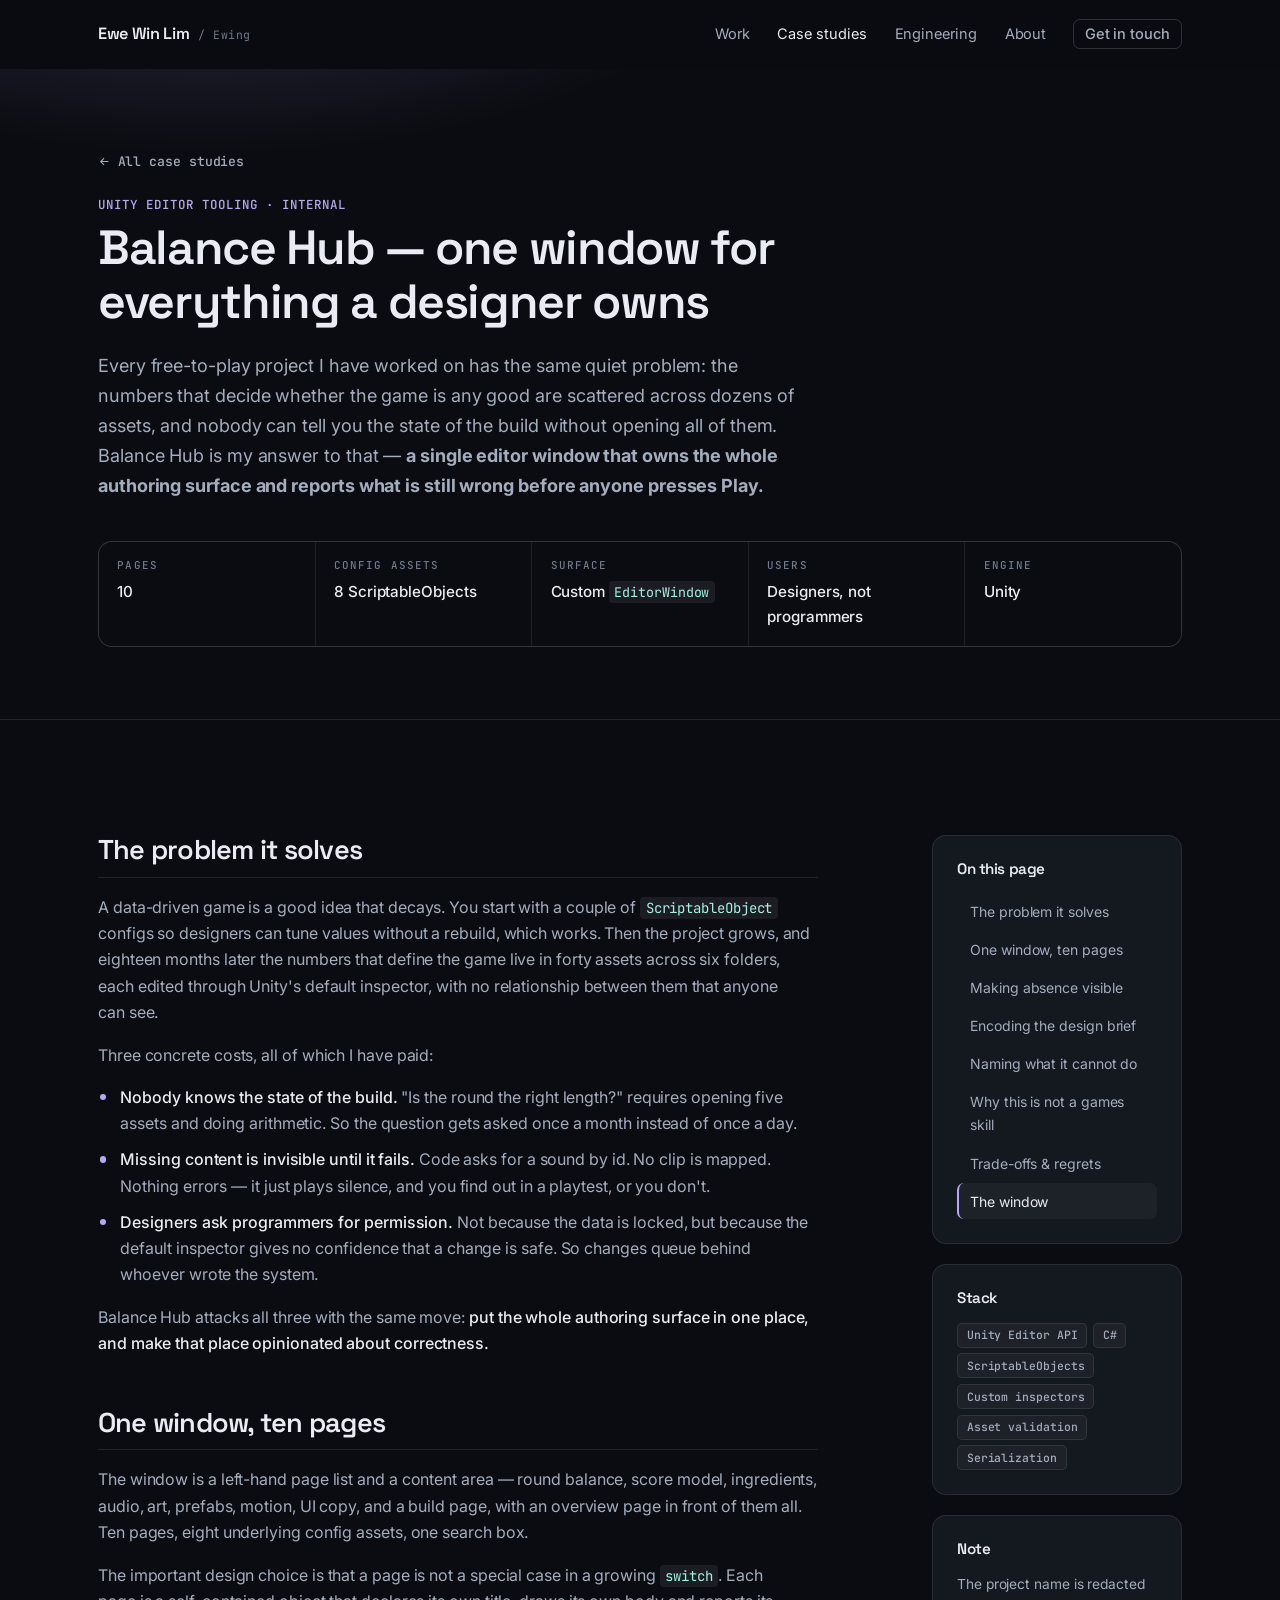
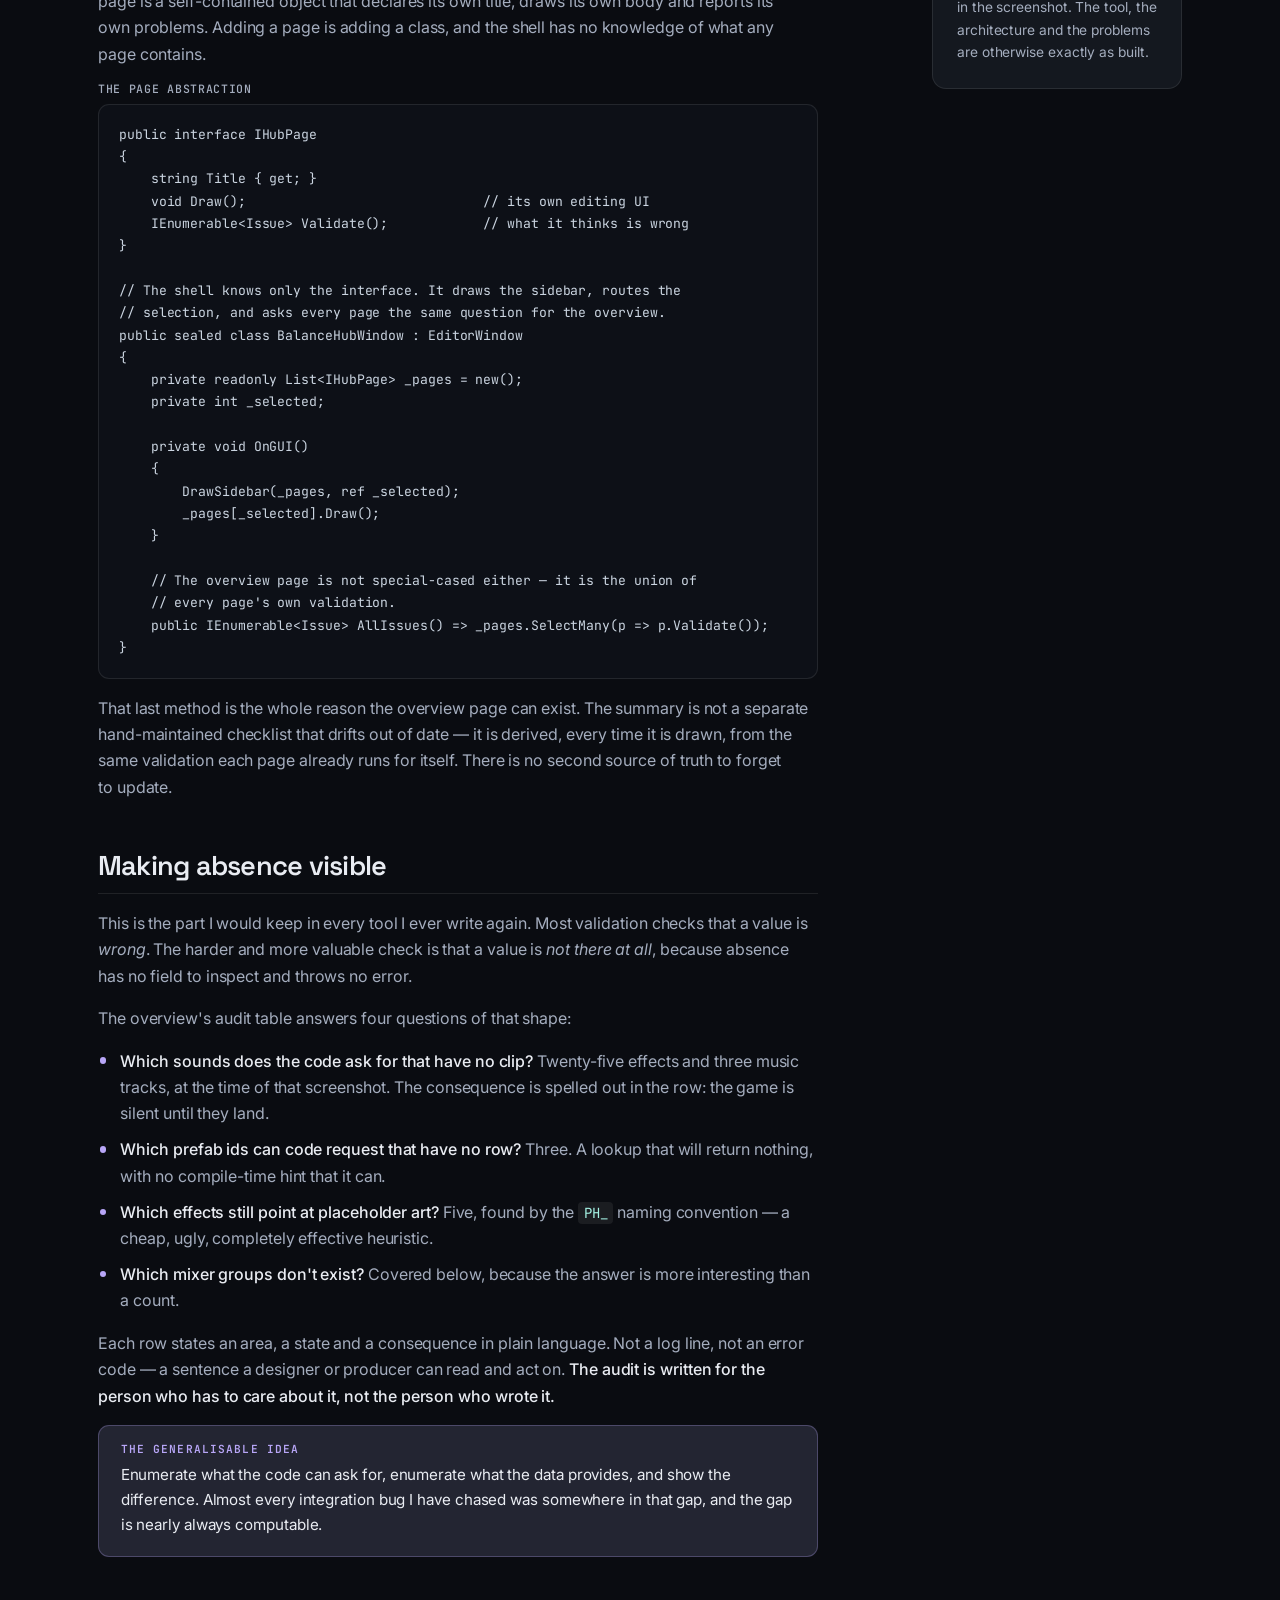
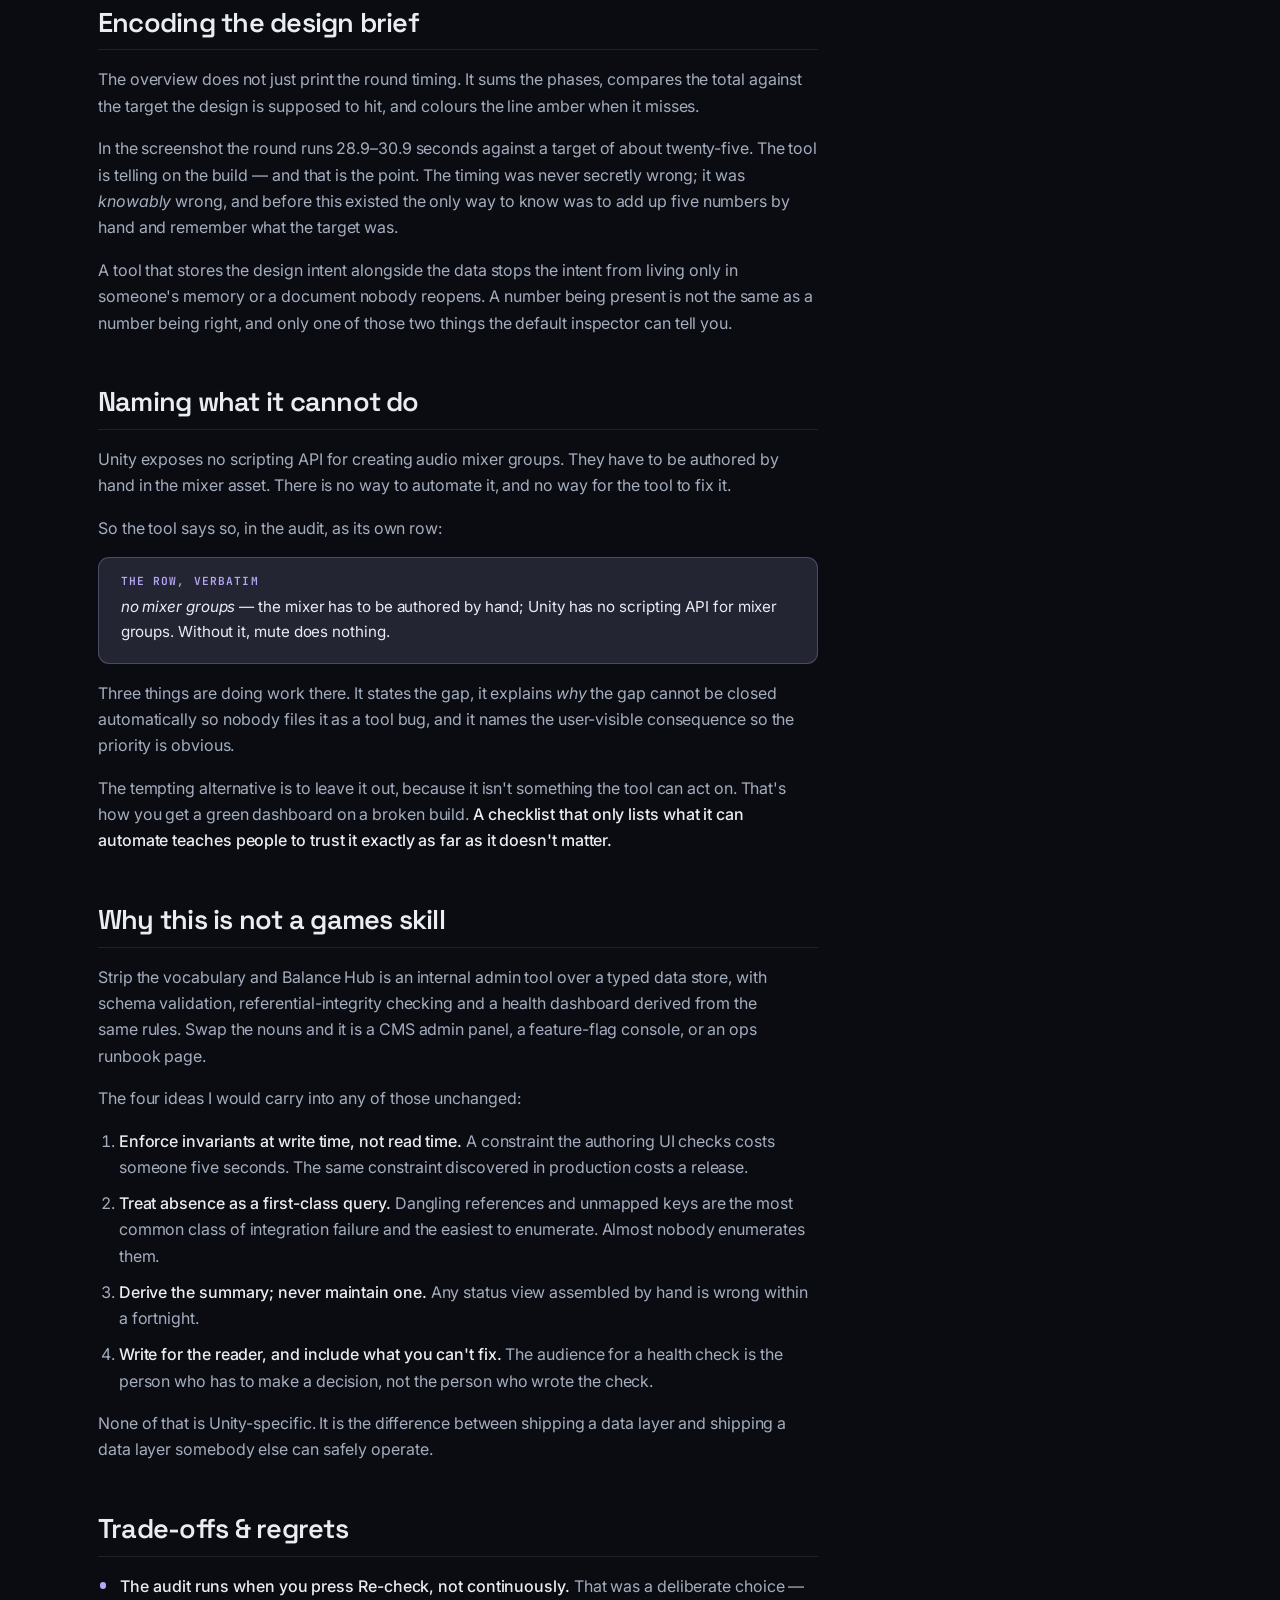
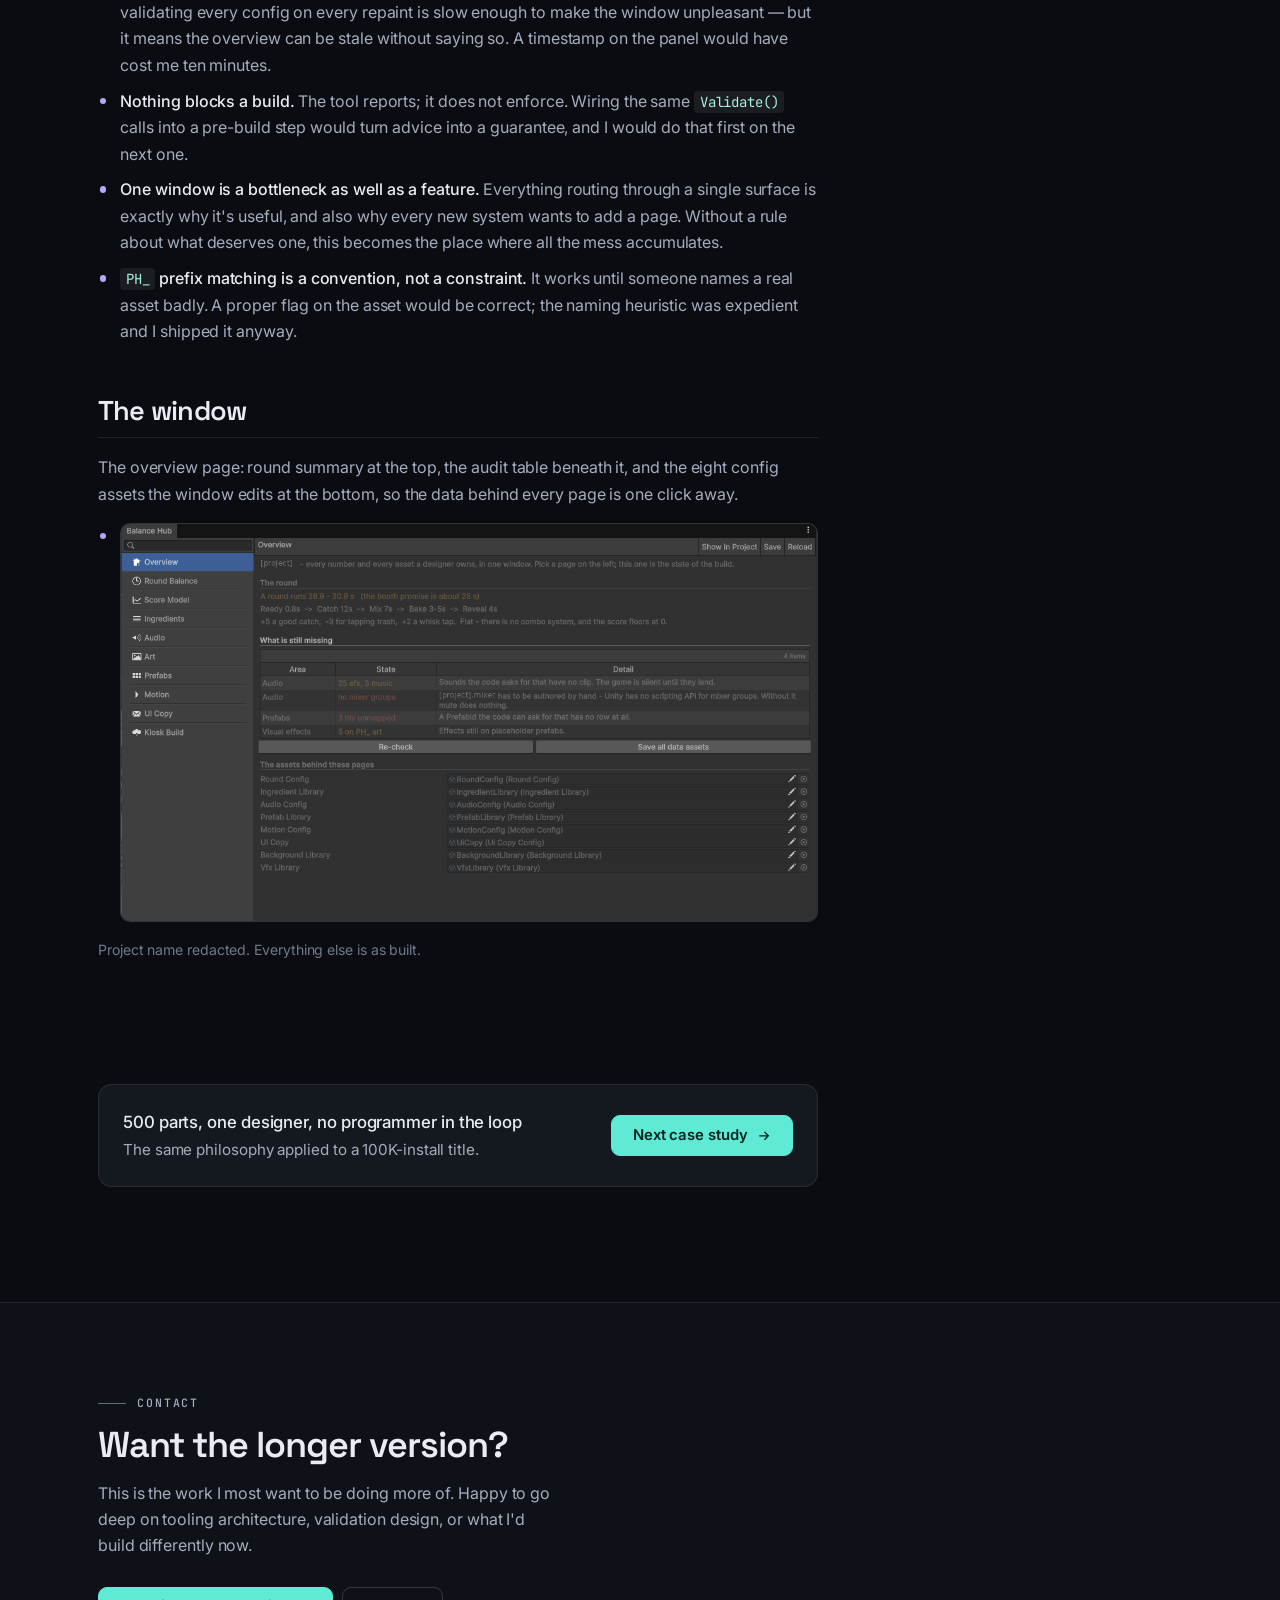
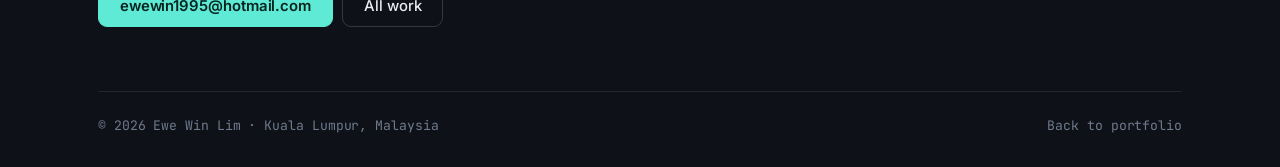
<file: work/balance-hub.html>
<!DOCTYPE html>
<html lang="en">
<head>
<meta charset="utf-8">
<meta name="viewport" content="width=device-width, initial-scale=1">
<title>Balance Hub — editor tooling case study | Ewe Win Lim</title>
<meta name="description" content="A custom Unity EditorWindow that put every designer-owned number behind one interface, validated the build against its own design brief, and made missing content a list instead of a runtime surprise.">
<link rel="icon" href="../assets/favicon.svg" type="image/svg+xml">
<link rel="preconnect" href="https://fonts.googleapis.com">
<link rel="preconnect" href="https://fonts.gstatic.com" crossorigin>
<link rel="stylesheet" href="https://fonts.googleapis.com/css2?family=Inter:wght@400;500;600&family=Space+Grotesk:wght@500;600;700&family=JetBrains+Mono:wght@400;500;600&display=swap">
<link rel="stylesheet" href="../css/style.css">
<style>:root { --card-accent: #b8a6f7; }</style>
<script>document.documentElement.classList.add("js")</script>
</head>
<body>

<a class="skip-link" href="#main">Skip to content</a>

<header class="site-header">
  <div class="wrap">
    <a class="brand" href="../index.html">Ewe Win Lim <span>/ Ewing</span></a>
    <button class="nav-toggle" type="button" aria-expanded="false" aria-controls="primary-nav" aria-label="Menu">
      <svg class="icon-open" viewBox="0 0 24 24" fill="none" stroke="currentColor" stroke-width="2" aria-hidden="true"><path d="M3 6h18M3 12h18M3 18h18"/></svg>
      <svg class="icon-close" viewBox="0 0 24 24" fill="none" stroke="currentColor" stroke-width="2" aria-hidden="true"><path d="M18 6 6 18M6 6l12 12"/></svg>
    </button>
    <nav class="nav" id="primary-nav" aria-label="Primary">
      <a href="../index.html#work">Work</a>
      <a href="../index.html#studies" aria-current="page">Case studies</a>
      <a href="../index.html#engineering">Engineering</a>
      <a href="../index.html#about">About</a>
      <a class="btn nav-cta" href="../index.html#contact">Get in touch</a>
    </nav>
  </div>
</header>

<main id="main">

  <section class="study-hero">
    <div class="wrap">
      <a class="crumb" href="../index.html#studies">
        <svg viewBox="0 0 24 24" fill="none" stroke="currentColor" stroke-width="2" aria-hidden="true"><path d="M19 12H5m6-6-6 6 6 6"/></svg>
        All case studies
      </a>

      <div class="study-hero-top">
        <div>
          <p class="role">Unity editor tooling · internal</p>
          <h1>Balance Hub — one window for everything a designer owns</h1>
        </div>
      </div>

      <p class="lede">
        Every free-to-play project I have worked on has the same quiet problem: the
        numbers that decide whether the game is any good are scattered across dozens of
        assets, and nobody can tell you the state of the build without opening all of
        them. Balance Hub is my answer to that — <strong>a single editor window that
        owns the whole authoring surface and reports what is still wrong before anyone
        presses Play.</strong>
      </p>

      <dl class="factbar">
        <div><dt>Pages</dt><dd>10</dd></div>
        <div><dt>Config assets</dt><dd>8 ScriptableObjects</dd></div>
        <div><dt>Surface</dt><dd>Custom <code>EditorWindow</code></dd></div>
        <div><dt>Users</dt><dd>Designers, not programmers</dd></div>
        <div><dt>Engine</dt><dd>Unity</dd></div>
      </dl>
    </div>
  </section>

  <div class="section">
    <div class="wrap study-layout">

      <aside class="study-aside">
        <div class="side-card">
          <h3>On this page</h3>
          <ul class="toc">
            <li><a href="#problem">The problem it solves</a></li>
            <li><a href="#shape">One window, ten pages</a></li>
            <li><a href="#absence">Making absence visible</a></li>
            <li><a href="#intent">Encoding the design brief</a></li>
            <li><a href="#limits">Naming what it cannot do</a></li>
            <li><a href="#transfer">Why this is not a games skill</a></li>
            <li><a href="#tradeoffs">Trade-offs &amp; regrets</a></li>
            <li><a href="#shot">The window</a></li>
          </ul>
        </div>
        <div class="side-card">
          <h3>Stack</h3>
          <ul class="tags">
            <li>Unity Editor API</li><li>C#</li><li>ScriptableObjects</li>
            <li>Custom inspectors</li><li>Asset validation</li><li>Serialization</li>
          </ul>
        </div>
        <div class="side-card">
          <h3>Note</h3>
          <p style="font-size:.86rem;color:var(--text-dim)">
            The project name is redacted in the screenshot. The tool, the architecture
            and the problems are otherwise exactly as built.
          </p>
        </div>
      </aside>

      <article class="study-content">

        <section id="problem">
          <h2>The problem it solves</h2>
          <p>
            A data-driven game is a good idea that decays. You start with a couple of
            <code>ScriptableObject</code> configs so designers can tune values without a
            rebuild, which works. Then the project grows, and eighteen months later the
            numbers that define the game live in forty assets across six folders, each
            edited through Unity's default inspector, with no relationship between them
            that anyone can see.
          </p>
          <p>Three concrete costs, all of which I have paid:</p>
          <ul>
            <li>
              <strong>Nobody knows the state of the build.</strong> "Is the round the right
              length?" requires opening five assets and doing arithmetic. So the question
              gets asked once a month instead of once a day.
            </li>
            <li>
              <strong>Missing content is invisible until it fails.</strong> Code asks for a
              sound by id. No clip is mapped. Nothing errors — it just plays silence, and
              you find out in a playtest, or you don't.
            </li>
            <li>
              <strong>Designers ask programmers for permission.</strong> Not because the data
              is locked, but because the default inspector gives no confidence that a change
              is safe. So changes queue behind whoever wrote the system.
            </li>
          </ul>
          <p>
            Balance Hub attacks all three with the same move: <strong>put the whole
            authoring surface in one place, and make that place opinionated about
            correctness.</strong>
          </p>
        </section>

        <section id="shape">
          <h2>One window, ten pages</h2>
          <p>
            The window is a left-hand page list and a content area — round balance, score
            model, ingredients, audio, art, prefabs, motion, UI copy, and a build page,
            with an overview page in front of them all. Ten pages, eight underlying config
            assets, one search box.
          </p>
          <p>
            The important design choice is that a page is not a special case in a growing
            <code>switch</code>. Each page is a self-contained object that declares its own
            title, draws its own body and reports its own problems. Adding a page is adding
            a class, and the shell has no knowledge of what any page contains.
          </p>

          <p class="code-label">The page abstraction</p>
<pre><code>public interface IHubPage
{
    string Title { get; }
    void Draw();                              // its own editing UI
    IEnumerable&lt;Issue&gt; Validate();            // what it thinks is wrong
}

// The shell knows only the interface. It draws the sidebar, routes the
// selection, and asks every page the same question for the overview.
public sealed class BalanceHubWindow : EditorWindow
{
    private readonly List&lt;IHubPage&gt; _pages = new();
    private int _selected;

    private void OnGUI()
    {
        DrawSidebar(_pages, ref _selected);
        _pages[_selected].Draw();
    }

    // The overview page is not special-cased either — it is the union of
    // every page's own validation.
    public IEnumerable&lt;Issue&gt; AllIssues() =&gt; _pages.SelectMany(p =&gt; p.Validate());
}</code></pre>

          <p>
            That last method is the whole reason the overview page can exist. The summary
            is not a separate hand-maintained checklist that drifts out of date — it is
            derived, every time it is drawn, from the same validation each page already
            runs for itself. There is no second source of truth to forget to update.
          </p>

        </section>

        <section id="absence">
          <h2>Making absence visible</h2>
          <p>
            This is the part I would keep in every tool I ever write again. Most validation
            checks that a value is <em>wrong</em>. The harder and more valuable check is
            that a value is <em>not there at all</em>, because absence has no field to
            inspect and throws no error.
          </p>
          <p>The overview's audit table answers four questions of that shape:</p>
          <ul>
            <li>
              <strong>Which sounds does the code ask for that have no clip?</strong> Twenty-five
              effects and three music tracks, at the time of that screenshot. The consequence
              is spelled out in the row: the game is silent until they land.
            </li>
            <li>
              <strong>Which prefab ids can code request that have no row?</strong> Three. A
              lookup that will return nothing, with no compile-time hint that it can.
            </li>
            <li>
              <strong>Which effects still point at placeholder art?</strong> Five, found by
              the <code>PH_</code> naming convention — a cheap, ugly, completely effective
              heuristic.
            </li>
            <li>
              <strong>Which mixer groups don't exist?</strong> Covered below, because the
              answer is more interesting than a count.
            </li>
          </ul>
          <p>
            Each row states an area, a state and a consequence in plain language. Not a
            log line, not an error code — a sentence a designer or producer can read and
            act on. <strong>The audit is written for the person who has to care about it,
            not the person who wrote it.</strong>
          </p>

          <blockquote class="callout">
            <span class="label">The generalisable idea</span>
            <p>
              Enumerate what the code can ask for, enumerate what the data provides, and
              show the difference. Almost every integration bug I have chased was
              somewhere in that gap, and the gap is nearly always computable.
            </p>
          </blockquote>
        </section>

        <section id="intent">
          <h2>Encoding the design brief</h2>
          <p>
            The overview does not just print the round timing. It sums the phases, compares
            the total against the target the design is supposed to hit, and colours the line
            amber when it misses.
          </p>
          <p>
            In the screenshot the round runs 28.9–30.9 seconds against a target of about
            twenty-five. The tool is telling on the build — and that is the point. The
            timing was never secretly wrong; it was <em>knowably</em> wrong, and before this
            existed the only way to know was to add up five numbers by hand and remember
            what the target was.
          </p>
          <p>
            A tool that stores the design intent alongside the data stops the intent from
            living only in someone's memory or a document nobody reopens. A number being
            present is not the same as a number being right, and only one of those two
            things the default inspector can tell you.
          </p>
        </section>

        <section id="limits">
          <h2>Naming what it cannot do</h2>
          <p>
            Unity exposes no scripting API for creating audio mixer groups. They have to be
            authored by hand in the mixer asset. There is no way to automate it, and no way
            for the tool to fix it.
          </p>
          <p>So the tool says so, in the audit, as its own row:</p>
          <blockquote class="callout">
            <span class="label">The row, verbatim</span>
            <p>
              <em>no mixer groups</em> — the mixer has to be authored by hand; Unity has no
              scripting API for mixer groups. Without it, mute does nothing.
            </p>
          </blockquote>
          <p>
            Three things are doing work there. It states the gap, it explains
            <em>why</em> the gap cannot be closed automatically so nobody files it as a tool
            bug, and it names the user-visible consequence so the priority is obvious.
          </p>
          <p>
            The tempting alternative is to leave it out, because it isn't something the tool
            can act on. That's how you get a green dashboard on a broken build.
            <strong>A checklist that only lists what it can automate teaches people to
            trust it exactly as far as it doesn't matter.</strong>
          </p>
        </section>

        <section id="transfer">
          <h2>Why this is not a games skill</h2>
          <p>
            Strip the vocabulary and Balance Hub is an internal admin tool over a typed data
            store, with schema validation, referential-integrity checking and a health
            dashboard derived from the same rules. Swap the nouns and it is a CMS admin
            panel, a feature-flag console, or an ops runbook page.
          </p>
          <p>The four ideas I would carry into any of those unchanged:</p>
          <ol>
            <li>
              <strong>Enforce invariants at write time, not read time.</strong> A constraint
              the authoring UI checks costs someone five seconds. The same constraint
              discovered in production costs a release.
            </li>
            <li>
              <strong>Treat absence as a first-class query.</strong> Dangling references and
              unmapped keys are the most common class of integration failure and the easiest
              to enumerate. Almost nobody enumerates them.
            </li>
            <li>
              <strong>Derive the summary; never maintain one.</strong> Any status view
              assembled by hand is wrong within a fortnight.
            </li>
            <li>
              <strong>Write for the reader, and include what you can't fix.</strong> The
              audience for a health check is the person who has to make a decision, not the
              person who wrote the check.
            </li>
          </ol>
          <p>
            None of that is Unity-specific. It is the difference between shipping a data
            layer and shipping a data layer somebody else can safely operate.
          </p>
        </section>

        <section id="tradeoffs">
          <h2>Trade-offs &amp; regrets</h2>
          <ul>
            <li>
              <strong>The audit runs when you press Re-check, not continuously.</strong>
              That was a deliberate choice — validating every config on every repaint is
              slow enough to make the window unpleasant — but it means the overview can be
              stale without saying so. A timestamp on the panel would have cost me ten
              minutes.
            </li>
            <li>
              <strong>Nothing blocks a build.</strong> The tool reports; it does not enforce.
              Wiring the same <code>Validate()</code> calls into a pre-build step would turn
              advice into a guarantee, and I would do that first on the next one.
            </li>
            <li>
              <strong>One window is a bottleneck as well as a feature.</strong> Everything
              routing through a single surface is exactly why it's useful, and also why every
              new system wants to add a page. Without a rule about what deserves one, this
              becomes the place where all the mess accumulates.
            </li>
            <li>
              <strong><code>PH_</code> prefix matching is a convention, not a constraint.</strong>
              It works until someone names a real asset badly. A proper flag on the asset
              would be correct; the naming heuristic was expedient and I shipped it anyway.
            </li>
          </ul>
        </section>

        <section id="shot">
          <h2>The window</h2>
          <p>
            The overview page: round summary at the top, the audit table beneath it, and the
            eight config assets the window edits at the bottom, so the data behind every
            page is one click away.
          </p>
          <ul class="shots shots--wide">
            <li>
              <a href="../assets/tools/balance-hub-overview.png" target="_blank" rel="noopener">
                <img src="../assets/tools/balance-hub-overview.png"
                     alt="The Balance Hub editor window. A sidebar lists ten pages — Overview, Round Balance, Score Model, Ingredients, Audio, Art, Prefabs, Motion, UI Copy, Kiosk Build. The Overview page shows the round running 28.9 to 30.9 seconds against a target of about 25, highlighted amber, then the phase breakdown and scoring rules. Below, a table headed What is still missing lists four rows across audio, prefabs and visual effects, each with an area, a state and a plain-language consequence. At the bottom, the eight configuration assets the window edits."
                     width="1103" height="629" loading="lazy">
              </a>
            </li>
          </ul>
          <p style="font-size:.88rem;color:var(--text-faint)">
            Project name redacted. Everything else is as built.
          </p>
        </section>

        <div class="next-study">
          <p>
            <strong>500 parts, one designer, no programmer in the loop</strong>
            The same philosophy applied to a 100K-install title.
          </p>
          <a class="btn btn--primary" href="gun-builder-elite-2.html">
            Next case study
            <svg viewBox="0 0 24 24" fill="none" stroke="currentColor" stroke-width="2" aria-hidden="true"><path d="M5 12h14M13 6l6 6-6 6"/></svg>
          </a>
        </div>

      </article>
    </div>
  </div>
</main>

<footer class="site-footer">
  <div class="wrap">
    <div class="footer-cta">
      <p class="eyebrow">Contact</p>
      <h2>Want the longer version?</h2>
      <p>
        This is the work I most want to be doing more of. Happy to go deep on tooling
        architecture, validation design, or what I'd build differently now.
      </p>
      <ul class="contact-list">
        <li><a class="btn btn--primary" href="mailto:ewewin1995@hotmail.com">ewewin1995@hotmail.com</a></li>
        <li><a class="btn" href="../index.html#work">All work</a></li>
      </ul>
    </div>
    <div class="footer-base">
      <p>&copy; <span data-year>2026</span> Ewe Win Lim · Kuala Lumpur, Malaysia</p>
      <p><a href="../index.html">Back to portfolio</a></p>
    </div>
  </div>
</footer>

<script src="../js/main.js" defer></script>
</body>
</html>
</file>
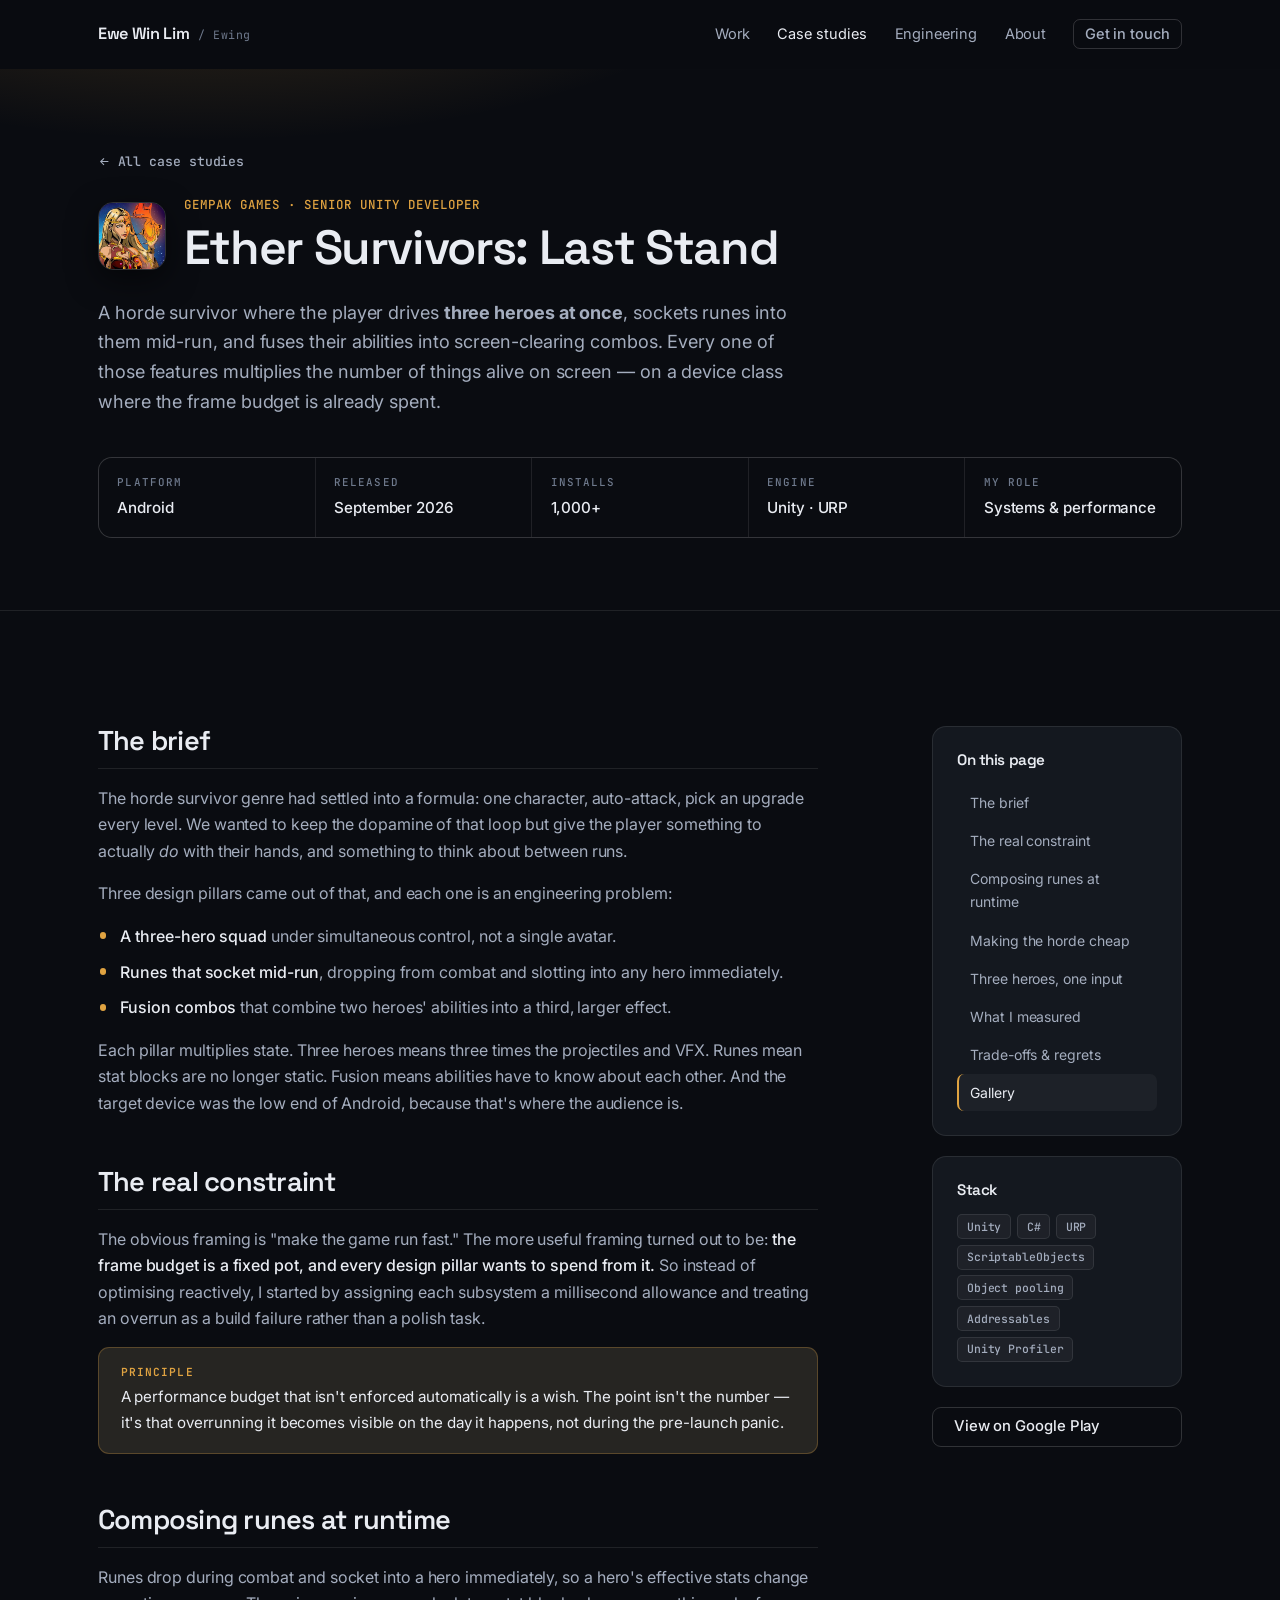
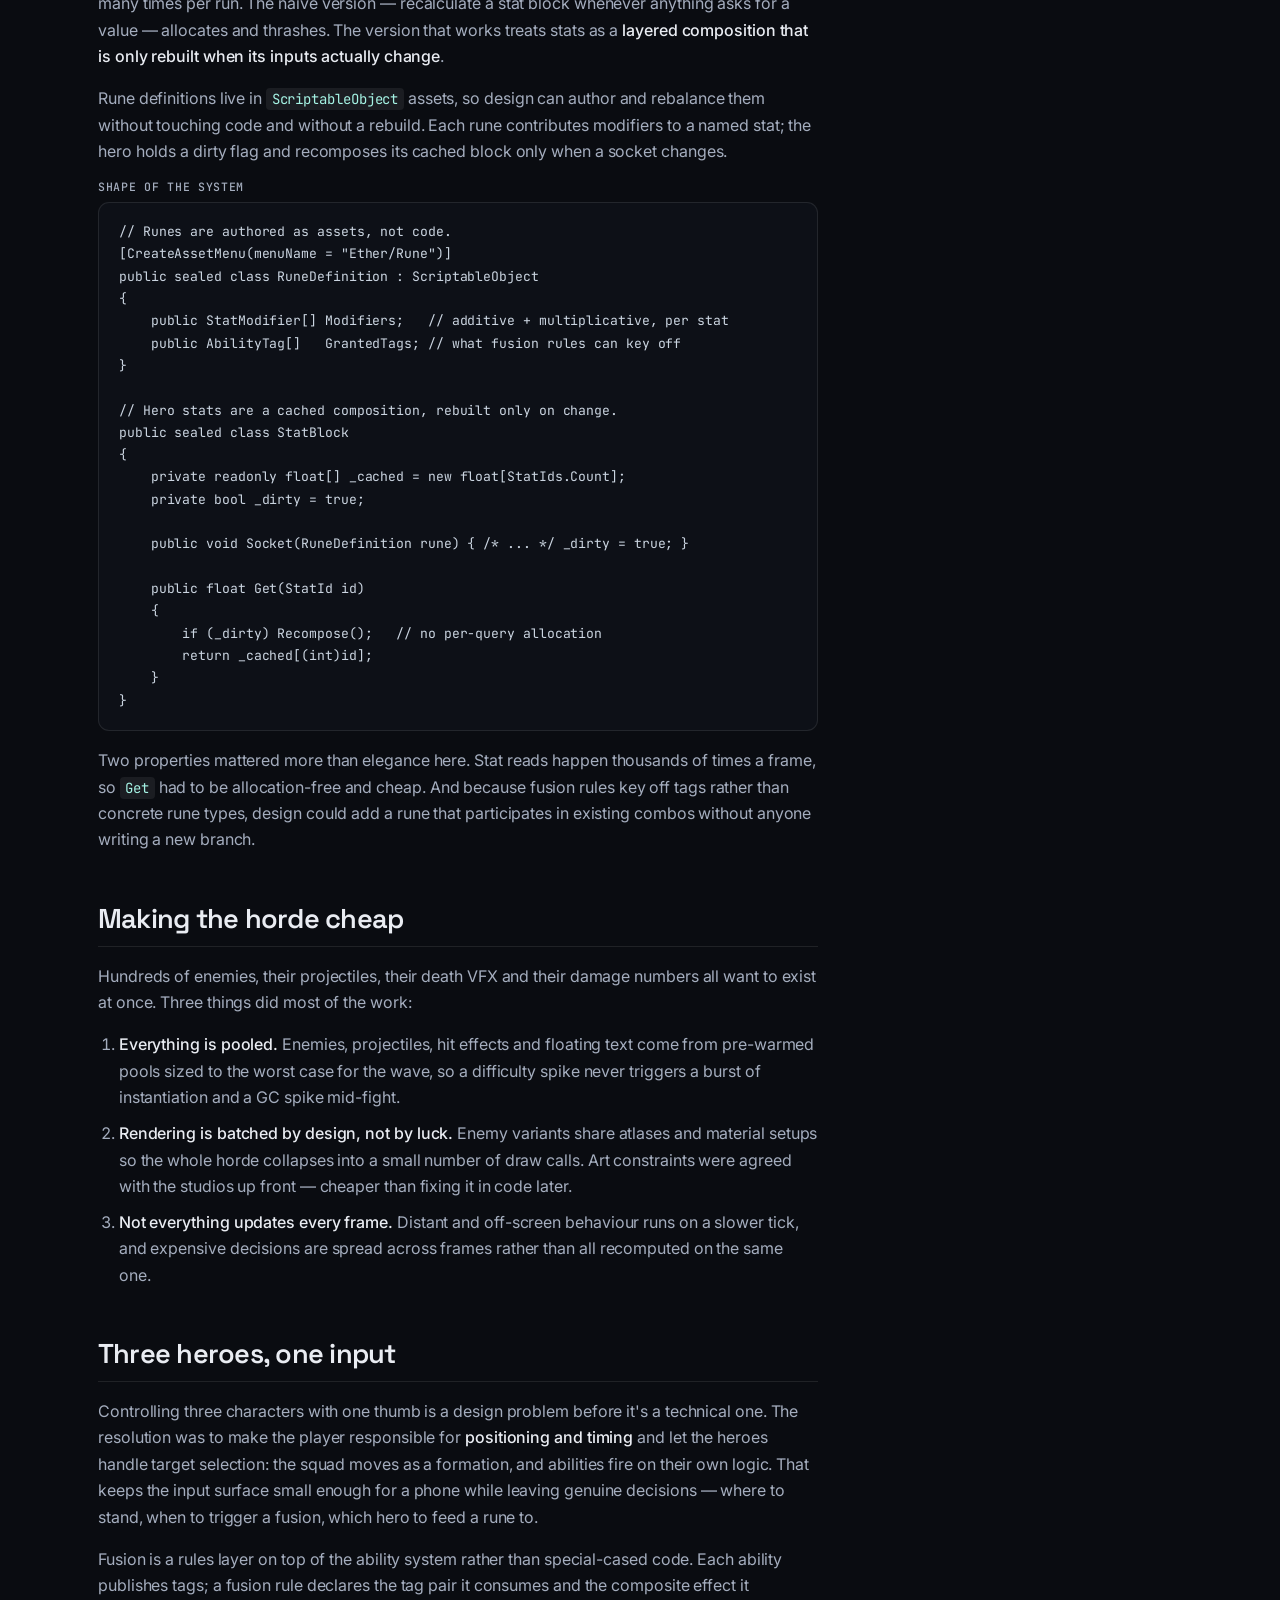
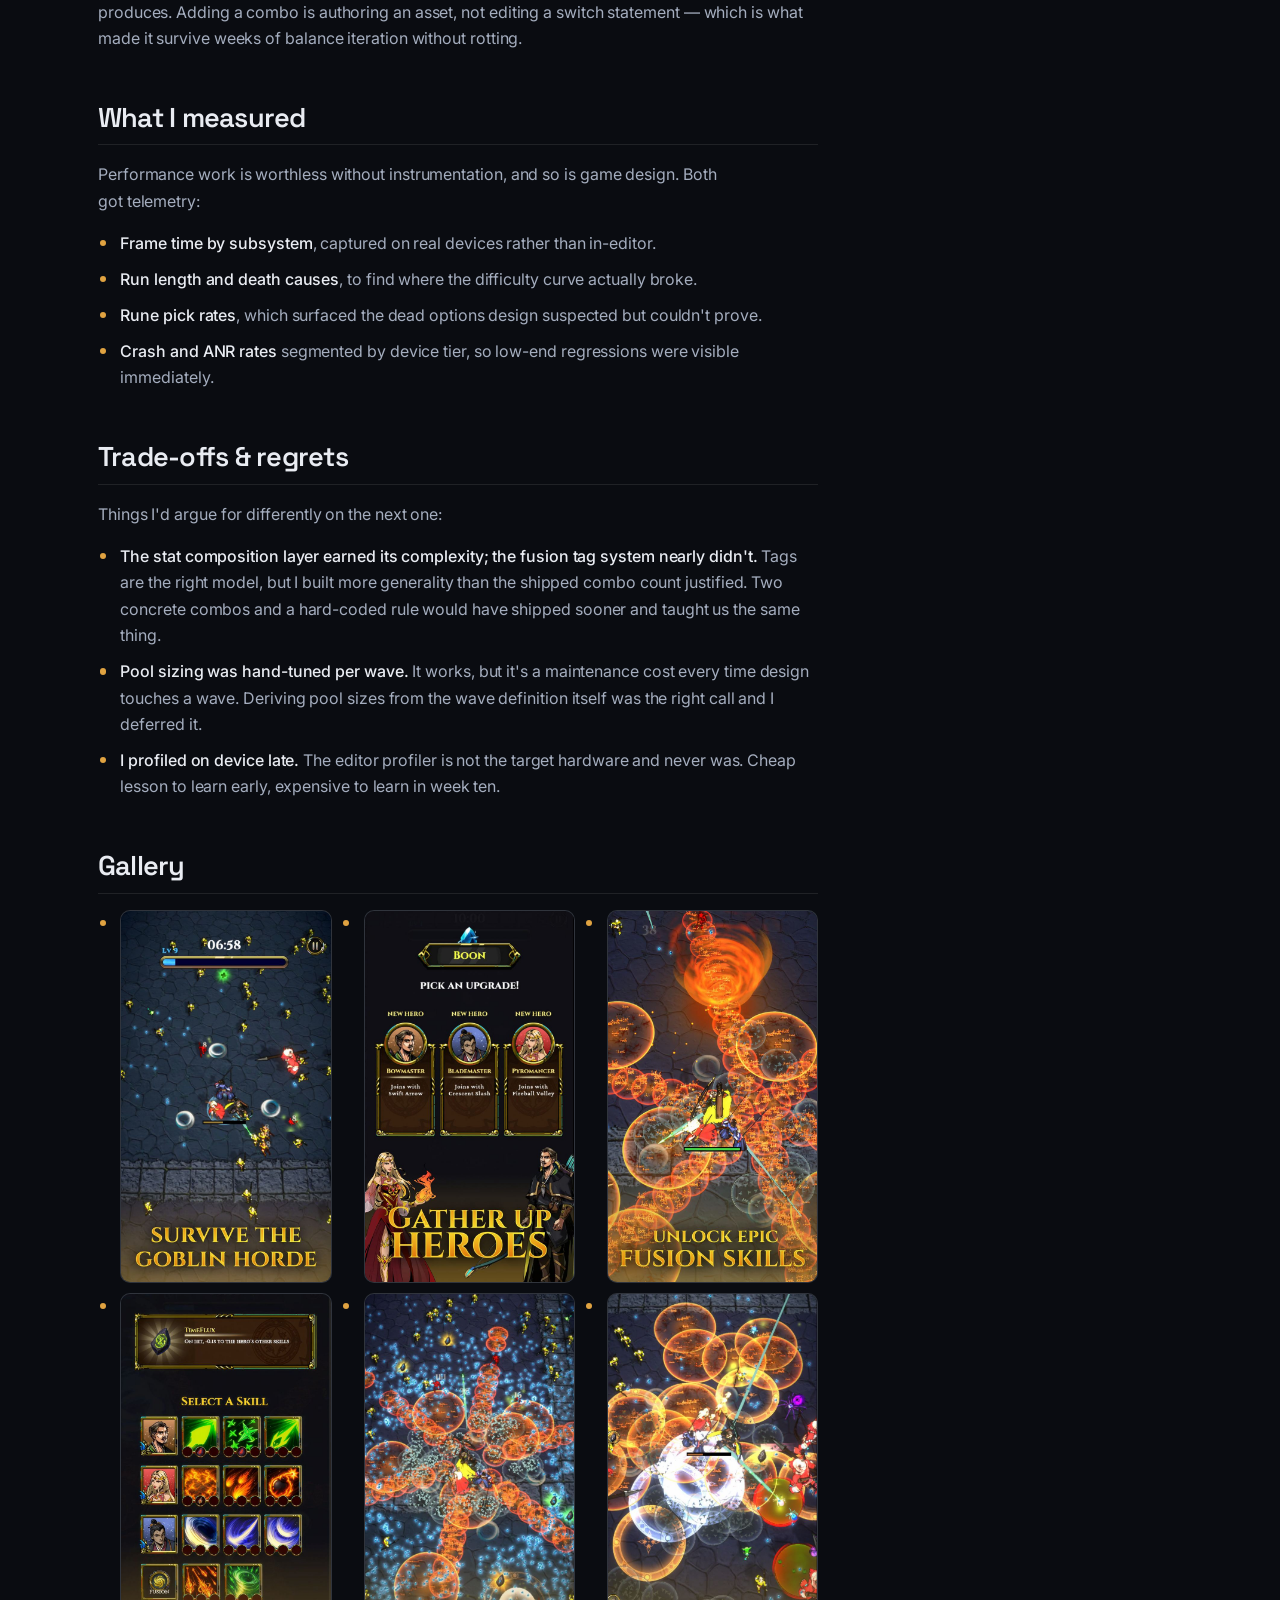
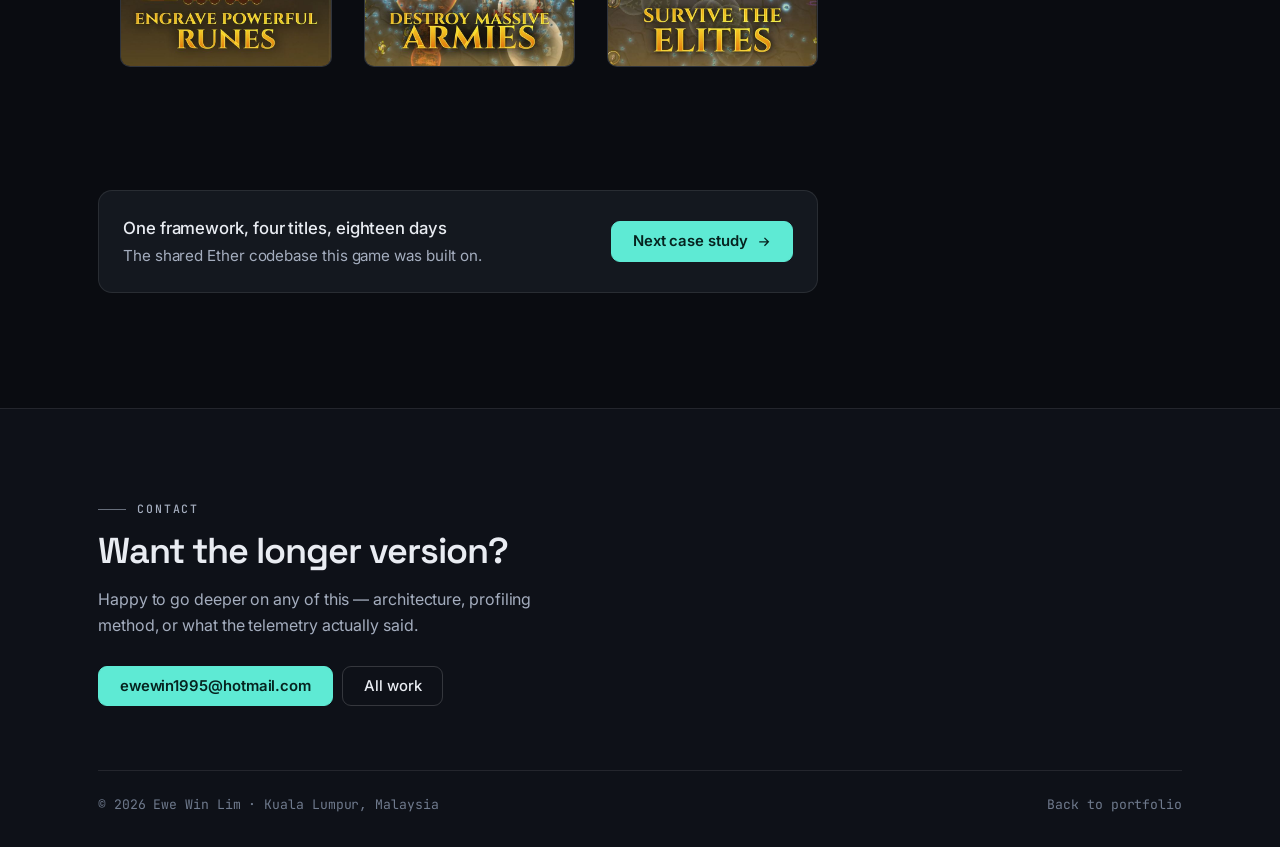
<file: work/ether-survivors.html>
<!DOCTYPE html>
<html lang="en">
<head>
<meta charset="utf-8">
<meta name="viewport" content="width=device-width, initial-scale=1">
<title>Ether Survivors: Last Stand — case study | Ewe Win Lim</title>
<meta name="description" content="Three player-controlled heroes, hundreds of enemies, runtime rune composition — and a frame budget set by sub-$150 Android hardware.">
<link rel="icon" href="../assets/favicon.svg" type="image/svg+xml">
<link rel="preconnect" href="https://fonts.googleapis.com">
<link rel="preconnect" href="https://fonts.gstatic.com" crossorigin>
<link rel="stylesheet" href="https://fonts.googleapis.com/css2?family=Inter:wght@400;500;600&family=Space+Grotesk:wght@500;600;700&family=JetBrains+Mono:wght@400;500;600&display=swap">
<link rel="stylesheet" href="../css/style.css">
<style>:root { --card-accent: #e0a341; }</style>
<script>document.documentElement.classList.add("js")</script>
</head>
<body>

<a class="skip-link" href="#main">Skip to content</a>

<header class="site-header">
  <div class="wrap">
    <a class="brand" href="../index.html">Ewe Win Lim <span>/ Ewing</span></a>
    <button class="nav-toggle" type="button" aria-expanded="false" aria-controls="primary-nav" aria-label="Menu">
      <svg class="icon-open" viewBox="0 0 24 24" fill="none" stroke="currentColor" stroke-width="2" aria-hidden="true"><path d="M3 6h18M3 12h18M3 18h18"/></svg>
      <svg class="icon-close" viewBox="0 0 24 24" fill="none" stroke="currentColor" stroke-width="2" aria-hidden="true"><path d="M18 6 6 18M6 6l12 12"/></svg>
    </button>
    <nav class="nav" id="primary-nav" aria-label="Primary">
      <a href="../index.html#work">Work</a>
      <a href="../index.html#studies" aria-current="page">Case studies</a>
      <a href="../index.html#engineering">Engineering</a>
      <a href="../index.html#about">About</a>
      <a class="btn nav-cta" href="../index.html#contact">Get in touch</a>
    </nav>
  </div>
</header>

<main id="main">

  <section class="study-hero">
    <div class="wrap">
      <a class="crumb" href="../index.html#studies">
        <svg viewBox="0 0 24 24" fill="none" stroke="currentColor" stroke-width="2" aria-hidden="true"><path d="M19 12H5m6-6-6 6 6 6"/></svg>
        All case studies
      </a>

      <div class="study-hero-top">
        <img src="../assets/games/ether-survivors/icon.jpg" alt="" width="256" height="256">
        <div>
          <p class="role">Gempak Games · Senior Unity Developer</p>
          <h1>Ether Survivors: Last Stand</h1>
        </div>
      </div>

      <p class="lede">
        A horde survivor where the player drives <strong>three heroes at once</strong>,
        sockets runes into them mid-run, and fuses their abilities into screen-clearing
        combos. Every one of those features multiplies the number of things alive on
        screen — on a device class where the frame budget is already spent.
      </p>

      <dl class="factbar">
        <div><dt>Platform</dt><dd>Android</dd></div>
        <div><dt>Released</dt><dd>September 2026</dd></div>
        <div><dt>Installs</dt><dd>1,000+</dd></div>
        <div><dt>Engine</dt><dd>Unity · URP</dd></div>
        <div><dt>My role</dt><dd>Systems &amp; performance</dd></div>
      </dl>
    </div>
  </section>

  <div class="section">
    <div class="wrap study-layout">

      <aside class="study-aside">
        <div class="side-card">
          <h3>On this page</h3>
          <ul class="toc">
            <li><a href="#brief">The brief</a></li>
            <li><a href="#constraint">The real constraint</a></li>
            <li><a href="#runes">Composing runes at runtime</a></li>
            <li><a href="#horde">Making the horde cheap</a></li>
            <li><a href="#fusion">Three heroes, one input</a></li>
            <li><a href="#measure">What I measured</a></li>
            <li><a href="#tradeoffs">Trade-offs &amp; regrets</a></li>
            <li><a href="#gallery">Gallery</a></li>
          </ul>
        </div>
        <div class="side-card">
          <h3>Stack</h3>
          <ul class="tags">
            <li>Unity</li><li>C#</li><li>URP</li><li>ScriptableObjects</li>
            <li>Object pooling</li><li>Addressables</li><li>Unity Profiler</li>
          </ul>
        </div>
        <a class="btn" href="https://play.google.com/store/apps/details?id=com.gempakgames.ethersurvivorslaststand" target="_blank" rel="noopener">
          View on Google Play
        </a>
      </aside>

      <article class="study-content">

        <section id="brief">
          <h2>The brief</h2>
          <p>
            The horde survivor genre had settled into a formula: one character, auto-attack,
            pick an upgrade every level. We wanted to keep the dopamine of that loop but
            give the player something to actually <em>do</em> with their hands, and
            something to think about between runs.
          </p>
          <p>Three design pillars came out of that, and each one is an engineering problem:</p>
          <ul>
            <li><strong>A three-hero squad</strong> under simultaneous control, not a single avatar.</li>
            <li><strong>Runes that socket mid-run</strong>, dropping from combat and slotting into any hero immediately.</li>
            <li><strong>Fusion combos</strong> that combine two heroes' abilities into a third, larger effect.</li>
          </ul>
          <p>
            Each pillar multiplies state. Three heroes means three times the projectiles and
            VFX. Runes mean stat blocks are no longer static. Fusion means abilities have to
            know about each other. And the target device was the low end of Android, because
            that's where the audience is.
          </p>
        </section>

        <section id="constraint">
          <h2>The real constraint</h2>
          <p>
            The obvious framing is "make the game run fast." The more useful framing turned
            out to be: <strong>the frame budget is a fixed pot, and every design pillar wants
            to spend from it.</strong> So instead of optimising reactively, I started by
            assigning each subsystem a millisecond allowance and treating an overrun as a
            build failure rather than a polish task.
          </p>

          <blockquote class="callout">
            <span class="label">Principle</span>
            <p>
              A performance budget that isn't enforced automatically is a wish. The point
              isn't the number — it's that overrunning it becomes visible on the day it
              happens, not during the pre-launch panic.
            </p>
          </blockquote>

        </section>

        <section id="runes">
          <h2>Composing runes at runtime</h2>
          <p>
            Runes drop during combat and socket into a hero immediately, so a hero's effective
            stats change many times per run. The naive version — recalculate a stat block
            whenever anything asks for a value — allocates and thrashes. The version that
            works treats stats as a <strong>layered composition that is only rebuilt when its
            inputs actually change</strong>.
          </p>
          <p>
            Rune definitions live in <code>ScriptableObject</code> assets, so design can author
            and rebalance them without touching code and without a rebuild. Each rune
            contributes modifiers to a named stat; the hero holds a dirty flag and recomposes
            its cached block only when a socket changes.
          </p>

          <p class="code-label">Shape of the system</p>
<pre><code>// Runes are authored as assets, not code.
[CreateAssetMenu(menuName = "Ether/Rune")]
public sealed class RuneDefinition : ScriptableObject
{
    public StatModifier[] Modifiers;   // additive + multiplicative, per stat
    public AbilityTag[]   GrantedTags; // what fusion rules can key off
}

// Hero stats are a cached composition, rebuilt only on change.
public sealed class StatBlock
{
    private readonly float[] _cached = new float[StatIds.Count];
    private bool _dirty = true;

    public void Socket(RuneDefinition rune) { /* ... */ _dirty = true; }

    public float Get(StatId id)
    {
        if (_dirty) Recompose();   // no per-query allocation
        return _cached[(int)id];
    }
}</code></pre>

          <p>
            Two properties mattered more than elegance here. Stat reads happen thousands of
            times a frame, so <code>Get</code> had to be allocation-free and cheap. And because
            fusion rules key off tags rather than concrete rune types, design could add a rune
            that participates in existing combos without anyone writing a new branch.
          </p>
        </section>

        <section id="horde">
          <h2>Making the horde cheap</h2>
          <p>
            Hundreds of enemies, their projectiles, their death VFX and their damage numbers
            all want to exist at once. Three things did most of the work:
          </p>
          <ol>
            <li>
              <strong>Everything is pooled.</strong> Enemies, projectiles, hit effects and
              floating text come from pre-warmed pools sized to the worst case for the wave,
              so a difficulty spike never triggers a burst of instantiation and a GC spike
              mid-fight.
            </li>
            <li>
              <strong>Rendering is batched by design, not by luck.</strong> Enemy variants
              share atlases and material setups so the whole horde collapses into a small
              number of draw calls. Art constraints were agreed with the studios up front —
              cheaper than fixing it in code later.
            </li>
            <li>
              <strong>Not everything updates every frame.</strong> Distant and off-screen
              behaviour runs on a slower tick, and expensive decisions are spread across
              frames rather than all recomputed on the same one.
            </li>
          </ol>

        </section>

        <section id="fusion">
          <h2>Three heroes, one input</h2>
          <p>
            Controlling three characters with one thumb is a design problem before it's a
            technical one. The resolution was to make the player responsible for
            <strong>positioning and timing</strong> and let the heroes handle target selection:
            the squad moves as a formation, and abilities fire on their own logic. That keeps
            the input surface small enough for a phone while leaving genuine decisions —
            where to stand, when to trigger a fusion, which hero to feed a rune to.
          </p>
          <p>
            Fusion is a rules layer on top of the ability system rather than special-cased
            code. Each ability publishes tags; a fusion rule declares the tag pair it consumes
            and the composite effect it produces. Adding a combo is authoring an asset, not
            editing a switch statement — which is what made it survive weeks of balance
            iteration without rotting.
          </p>
        </section>

        <section id="measure">
          <h2>What I measured</h2>
          <p>
            Performance work is worthless without instrumentation, and so is game design.
            Both got telemetry:
          </p>
          <ul>
            <li><strong>Frame time by subsystem</strong>, captured on real devices rather than in-editor.</li>
            <li><strong>Run length and death causes</strong>, to find where the difficulty curve actually broke.</li>
            <li><strong>Rune pick rates</strong>, which surfaced the dead options design suspected but couldn't prove.</li>
            <li><strong>Crash and ANR rates</strong> segmented by device tier, so low-end regressions were visible immediately.</li>
          </ul>

        </section>

        <section id="tradeoffs">
          <h2>Trade-offs &amp; regrets</h2>
          <p>Things I'd argue for differently on the next one:</p>
          <ul>
            <li>
              <strong>The stat composition layer earned its complexity; the fusion tag system
              nearly didn't.</strong> Tags are the right model, but I built more generality than
              the shipped combo count justified. Two concrete combos and a hard-coded rule
              would have shipped sooner and taught us the same thing.
            </li>
            <li>
              <strong>Pool sizing was hand-tuned per wave.</strong> It works, but it's a
              maintenance cost every time design touches a wave. Deriving pool sizes from the
              wave definition itself was the right call and I deferred it.
            </li>
            <li>
              <strong>I profiled on device late.</strong> The editor profiler is not the target
              hardware and never was. Cheap lesson to learn early, expensive to learn in week
              ten.
            </li>
          </ul>
        </section>

        <section id="gallery">
          <h2>Gallery</h2>
          <ul class="shots">
            <li><img src="../assets/games/ether-survivors/01.jpg" alt="Horde combat with the three-hero squad" loading="lazy"></li>
            <li><img src="../assets/games/ether-survivors/02.jpg" alt="Hero draft and upgrade selection screen" loading="lazy"></li>
            <li><img src="../assets/games/ether-survivors/03.jpg" alt="Fusion combo clearing the screen" loading="lazy"></li>
            <li><img src="../assets/games/ether-survivors/05.jpg" alt="Rune socketing interface" loading="lazy"></li>
            <li><img src="../assets/games/ether-survivors/06.jpg" alt="Boss encounter" loading="lazy"></li>
            <li><img src="../assets/games/ether-survivors/07.jpg" alt="Squad progression screen" loading="lazy"></li>
          </ul>
        </section>

        <div class="next-study">
          <p>
            <strong>One framework, four titles, eighteen days</strong>
            The shared Ether codebase this game was built on.
          </p>
          <a class="btn btn--primary" href="heroes-of-etheria.html">
            Next case study
            <svg viewBox="0 0 24 24" fill="none" stroke="currentColor" stroke-width="2" aria-hidden="true"><path d="M5 12h14M13 6l6 6-6 6"/></svg>
          </a>
        </div>

      </article>
    </div>
  </div>
</main>

<footer class="site-footer">
  <div class="wrap">
    <div class="footer-cta">
      <p class="eyebrow">Contact</p>
      <h2>Want the longer version?</h2>
      <p>Happy to go deeper on any of this — architecture, profiling method, or what the telemetry actually said.</p>
      <ul class="contact-list">
        <li><a class="btn btn--primary" href="mailto:ewewin1995@hotmail.com">ewewin1995@hotmail.com</a></li>
        <li><a class="btn" href="../index.html#work">All work</a></li>
      </ul>
    </div>
    <div class="footer-base">
      <p>&copy; <span data-year>2026</span> Ewe Win Lim · Kuala Lumpur, Malaysia</p>
      <p><a href="../index.html">Back to portfolio</a></p>
    </div>
  </div>
</footer>

<script src="../js/main.js" defer></script>
</body>
</html>
</file>
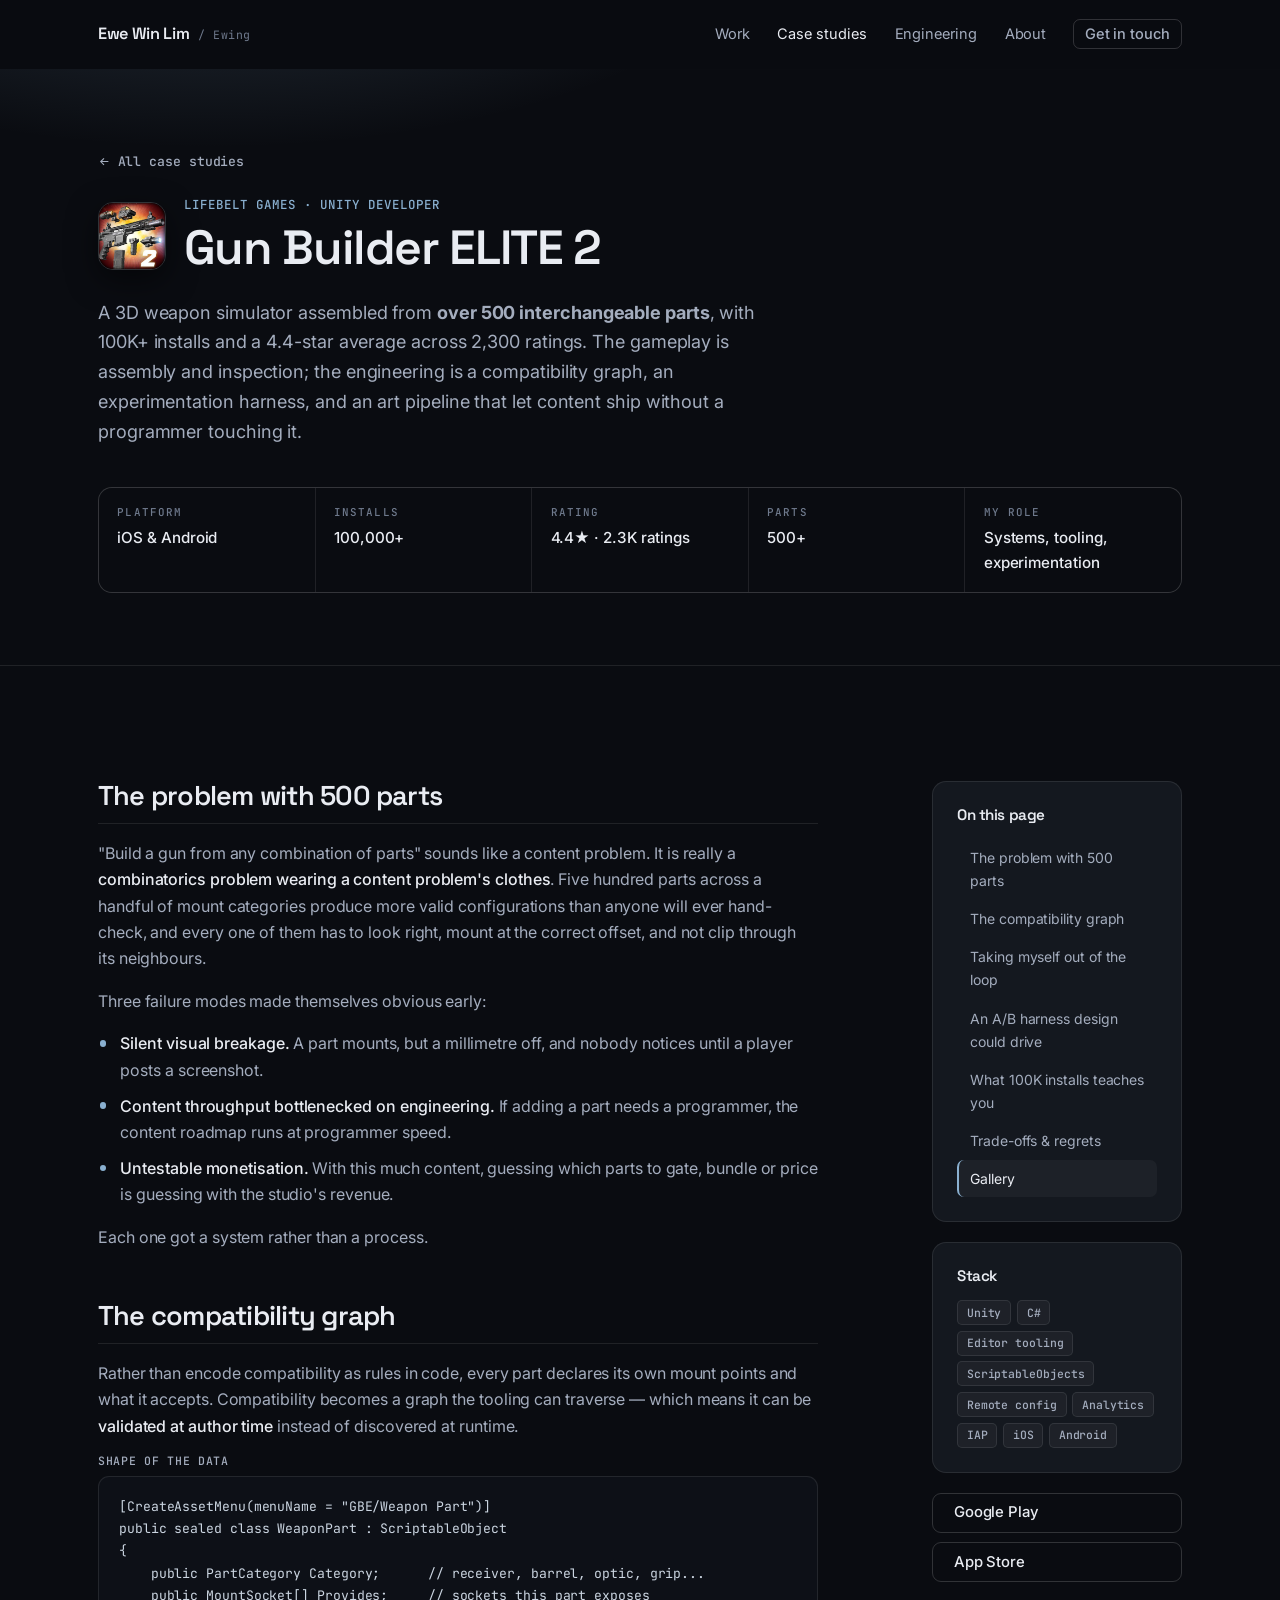
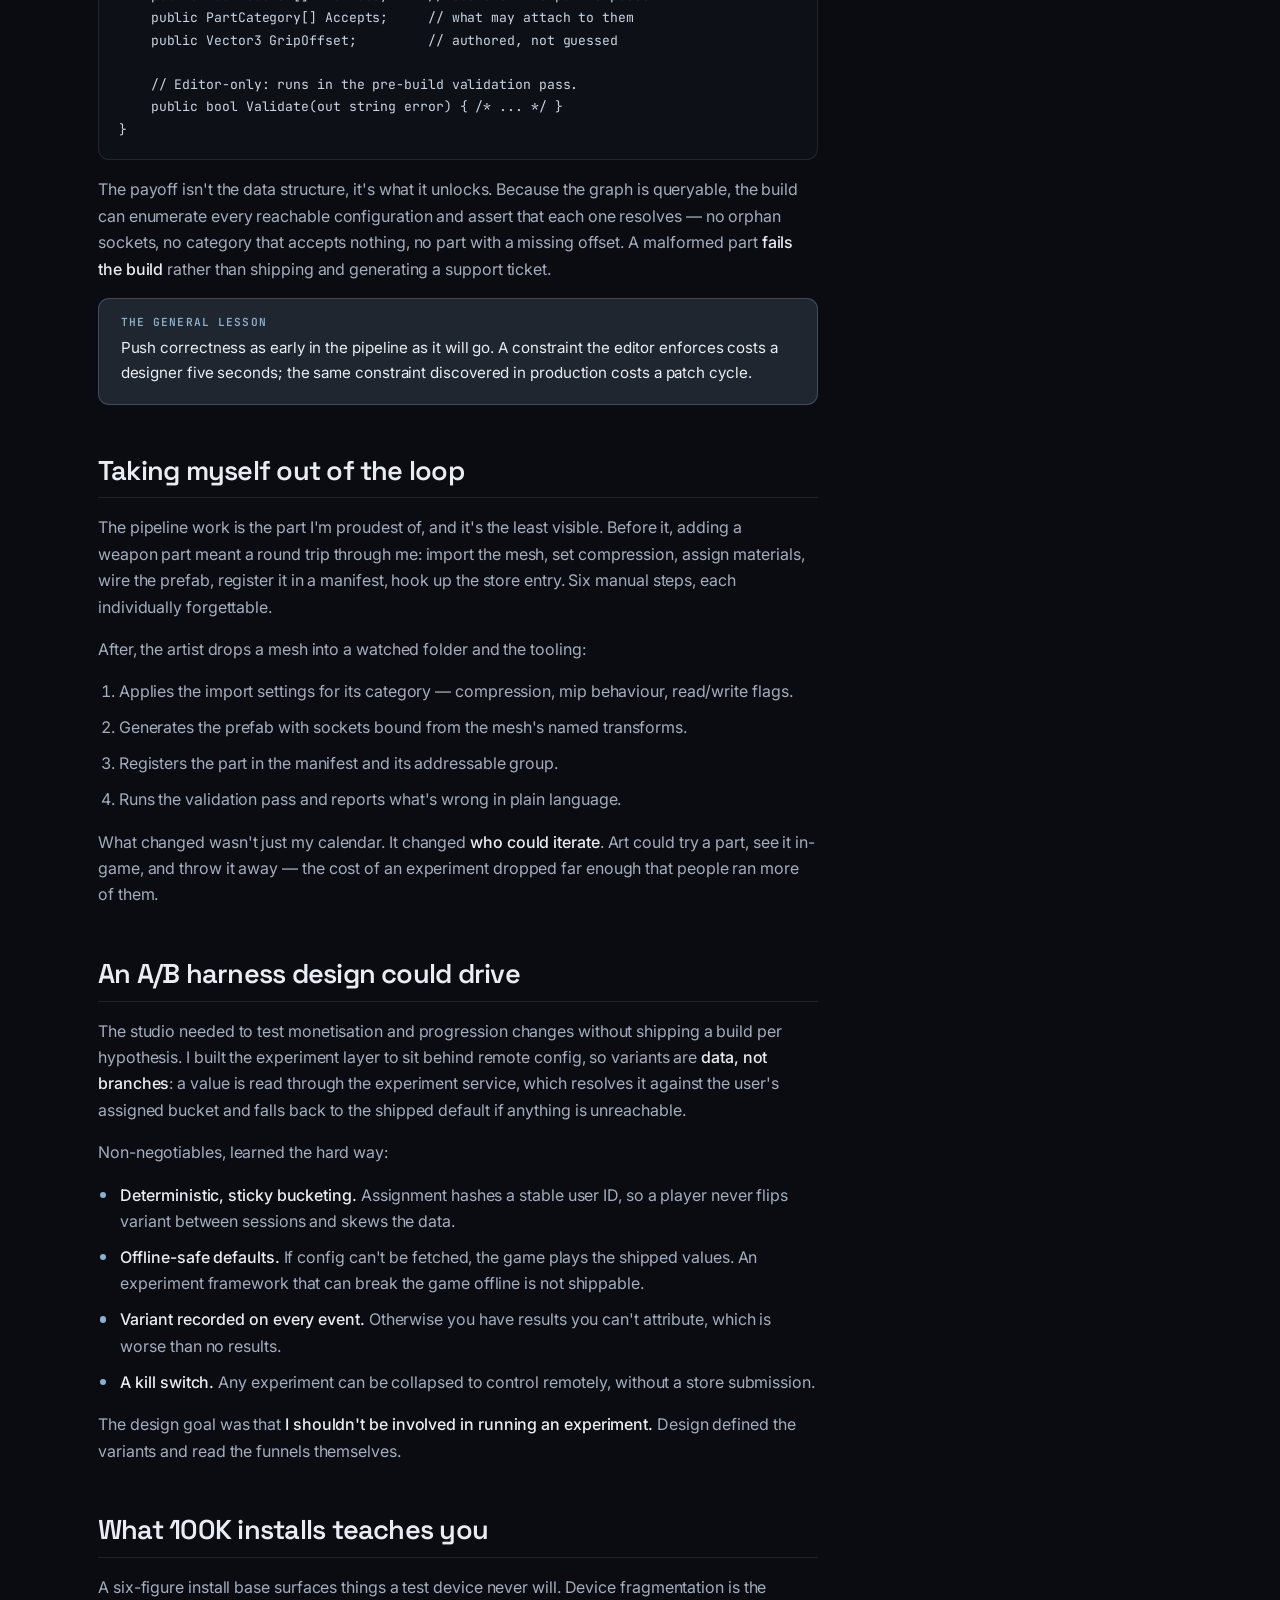
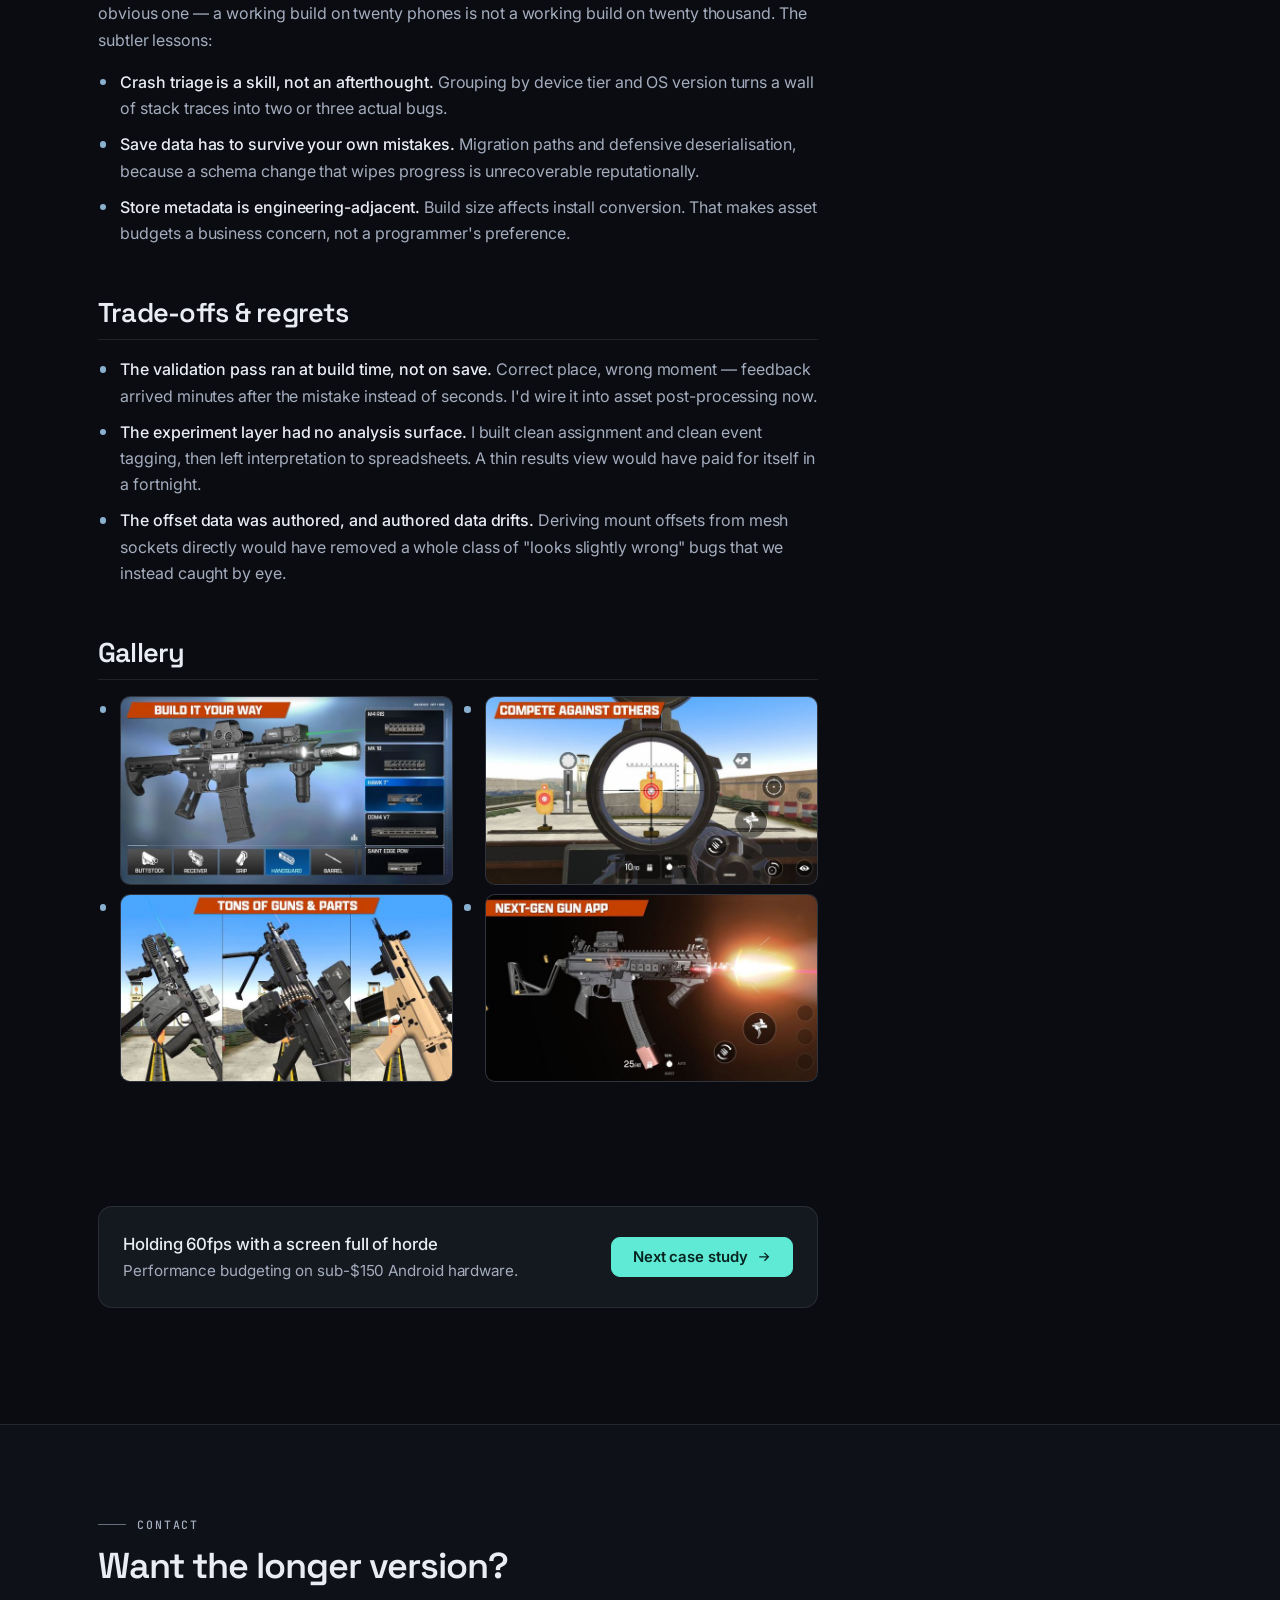
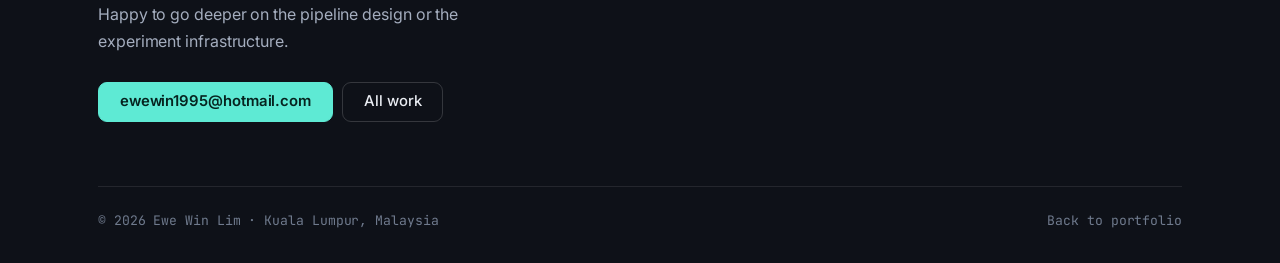
<file: work/gun-builder-elite-2.html>
<!DOCTYPE html>
<html lang="en">
<head>
<meta charset="utf-8">
<meta name="viewport" content="width=device-width, initial-scale=1">
<title>Gun Builder ELITE 2 — case study | Ewe Win Lim</title>
<meta name="description" content="500+ interchangeable parts, an A/B framework the design team ran unaided, and an art pipeline that took a programmer out of the loop. 100K+ installs.">
<link rel="icon" href="../assets/favicon.svg" type="image/svg+xml">
<link rel="preconnect" href="https://fonts.googleapis.com">
<link rel="preconnect" href="https://fonts.gstatic.com" crossorigin>
<link rel="stylesheet" href="https://fonts.googleapis.com/css2?family=Inter:wght@400;500;600&family=Space+Grotesk:wght@500;600;700&family=JetBrains+Mono:wght@400;500;600&display=swap">
<link rel="stylesheet" href="../css/style.css">
<style>:root { --card-accent: #8ab0d0; }</style>
<script>document.documentElement.classList.add("js")</script>
</head>
<body>

<a class="skip-link" href="#main">Skip to content</a>

<header class="site-header">
  <div class="wrap">
    <a class="brand" href="../index.html">Ewe Win Lim <span>/ Ewing</span></a>
    <button class="nav-toggle" type="button" aria-expanded="false" aria-controls="primary-nav" aria-label="Menu">
      <svg class="icon-open" viewBox="0 0 24 24" fill="none" stroke="currentColor" stroke-width="2" aria-hidden="true"><path d="M3 6h18M3 12h18M3 18h18"/></svg>
      <svg class="icon-close" viewBox="0 0 24 24" fill="none" stroke="currentColor" stroke-width="2" aria-hidden="true"><path d="M18 6 6 18M6 6l12 12"/></svg>
    </button>
    <nav class="nav" id="primary-nav" aria-label="Primary">
      <a href="../index.html#work">Work</a>
      <a href="../index.html#studies" aria-current="page">Case studies</a>
      <a href="../index.html#engineering">Engineering</a>
      <a href="../index.html#about">About</a>
      <a class="btn nav-cta" href="../index.html#contact">Get in touch</a>
    </nav>
  </div>
</header>

<main id="main">

  <section class="study-hero">
    <div class="wrap">
      <a class="crumb" href="../index.html#studies">
        <svg viewBox="0 0 24 24" fill="none" stroke="currentColor" stroke-width="2" aria-hidden="true"><path d="M19 12H5m6-6-6 6 6 6"/></svg>
        All case studies
      </a>

      <div class="study-hero-top">
        <img src="../assets/games/gun-builder-elite-2/icon.jpg" alt="" width="256" height="256">
        <div>
          <p class="role">Lifebelt Games · Unity Developer</p>
          <h1>Gun Builder ELITE 2</h1>
        </div>
      </div>

      <p class="lede">
        A 3D weapon simulator assembled from <strong>over 500 interchangeable parts</strong>,
        with 100K+ installs and a 4.4-star average across 2,300 ratings. The gameplay is
        assembly and inspection; the engineering is a compatibility graph, an
        experimentation harness, and an art pipeline that let content ship without a
        programmer touching it.
      </p>

      <dl class="factbar">
        <div><dt>Platform</dt><dd>iOS &amp; Android</dd></div>
        <div><dt>Installs</dt><dd>100,000+</dd></div>
        <div><dt>Rating</dt><dd>4.4&#9733; · 2.3K ratings</dd></div>
        <div><dt>Parts</dt><dd>500+</dd></div>
        <div><dt>My role</dt><dd>Systems, tooling, experimentation</dd></div>
      </dl>
    </div>
  </section>

  <div class="section">
    <div class="wrap study-layout">

      <aside class="study-aside">
        <div class="side-card">
          <h3>On this page</h3>
          <ul class="toc">
            <li><a href="#problem">The problem with 500 parts</a></li>
            <li><a href="#graph">The compatibility graph</a></li>
            <li><a href="#pipeline">Taking myself out of the loop</a></li>
            <li><a href="#ab">An A/B harness design could drive</a></li>
            <li><a href="#scale">What 100K installs teaches you</a></li>
            <li><a href="#tradeoffs">Trade-offs &amp; regrets</a></li>
            <li><a href="#gallery">Gallery</a></li>
          </ul>
        </div>
        <div class="side-card">
          <h3>Stack</h3>
          <ul class="tags">
            <li>Unity</li><li>C#</li><li>Editor tooling</li><li>ScriptableObjects</li>
            <li>Remote config</li><li>Analytics</li><li>IAP</li><li>iOS</li><li>Android</li>
          </ul>
        </div>
        <div style="display:grid;gap:.6rem">
          <a class="btn" href="https://play.google.com/store/apps/details?id=life.belt.gbe2" target="_blank" rel="noopener">Google Play</a>
          <a class="btn" href="https://apps.apple.com/us/app/gun-builder-elite-2/id6447168170" target="_blank" rel="noopener">App Store</a>
        </div>
      </aside>

      <article class="study-content">

        <section id="problem">
          <h2>The problem with 500 parts</h2>
          <p>
            "Build a gun from any combination of parts" sounds like a content problem. It is
            really a <strong>combinatorics problem wearing a content problem's clothes</strong>.
            Five hundred parts across a handful of mount categories produce more valid
            configurations than anyone will ever hand-check, and every one of them has to
            look right, mount at the correct offset, and not clip through its neighbours.
          </p>
          <p>Three failure modes made themselves obvious early:</p>
          <ul>
            <li>
              <strong>Silent visual breakage.</strong> A part mounts, but a millimetre off, and
              nobody notices until a player posts a screenshot.
            </li>
            <li>
              <strong>Content throughput bottlenecked on engineering.</strong> If adding a part
              needs a programmer, the content roadmap runs at programmer speed.
            </li>
            <li>
              <strong>Untestable monetisation.</strong> With this much content, guessing which
              parts to gate, bundle or price is guessing with the studio's revenue.
            </li>
          </ul>
          <p>Each one got a system rather than a process.</p>
        </section>

        <section id="graph">
          <h2>The compatibility graph</h2>
          <p>
            Rather than encode compatibility as rules in code, every part declares its own
            mount points and what it accepts. Compatibility becomes a graph the tooling can
            traverse — which means it can be <strong>validated at author time</strong> instead
            of discovered at runtime.
          </p>

          <p class="code-label">Shape of the data</p>
<pre><code>[CreateAssetMenu(menuName = "GBE/Weapon Part")]
public sealed class WeaponPart : ScriptableObject
{
    public PartCategory Category;      // receiver, barrel, optic, grip...
    public MountSocket[] Provides;     // sockets this part exposes
    public PartCategory[] Accepts;     // what may attach to them
    public Vector3 GripOffset;         // authored, not guessed

    // Editor-only: runs in the pre-build validation pass.
    public bool Validate(out string error) { /* ... */ }
}</code></pre>

          <p>
            The payoff isn't the data structure, it's what it unlocks. Because the graph is
            queryable, the build can enumerate every reachable configuration and assert that
            each one resolves — no orphan sockets, no category that accepts nothing, no part
            with a missing offset. A malformed part <strong>fails the build</strong> rather
            than shipping and generating a support ticket.
          </p>

          <blockquote class="callout">
            <span class="label">The general lesson</span>
            <p>
              Push correctness as early in the pipeline as it will go. A constraint the
              editor enforces costs a designer five seconds; the same constraint discovered
              in production costs a patch cycle.
            </p>
          </blockquote>
        </section>

        <section id="pipeline">
          <h2>Taking myself out of the loop</h2>
          <p>
            The pipeline work is the part I'm proudest of, and it's the least visible. Before
            it, adding a weapon part meant a round trip through me: import the mesh, set
            compression, assign materials, wire the prefab, register it in a manifest, hook
            up the store entry. Six manual steps, each individually forgettable.
          </p>
          <p>After, the artist drops a mesh into a watched folder and the tooling:</p>
          <ol>
            <li>Applies the import settings for its category — compression, mip behaviour, read/write flags.</li>
            <li>Generates the prefab with sockets bound from the mesh's named transforms.</li>
            <li>Registers the part in the manifest and its addressable group.</li>
            <li>Runs the validation pass and reports what's wrong in plain language.</li>
          </ol>
          <p>
            What changed wasn't just my calendar. It changed <strong>who could iterate</strong>.
            Art could try a part, see it in-game, and throw it away — the cost of an
            experiment dropped far enough that people ran more of them.
          </p>

        </section>

        <section id="ab">
          <h2>An A/B harness design could drive</h2>
          <p>
            The studio needed to test monetisation and progression changes without shipping a
            build per hypothesis. I built the experiment layer to sit behind remote config, so
            variants are <strong>data, not branches</strong>: a value is read through the
            experiment service, which resolves it against the user's assigned bucket and falls
            back to the shipped default if anything is unreachable.
          </p>
          <p>Non-negotiables, learned the hard way:</p>
          <ul>
            <li>
              <strong>Deterministic, sticky bucketing.</strong> Assignment hashes a stable user
              ID, so a player never flips variant between sessions and skews the data.
            </li>
            <li>
              <strong>Offline-safe defaults.</strong> If config can't be fetched, the game
              plays the shipped values. An experiment framework that can break the game
              offline is not shippable.
            </li>
            <li>
              <strong>Variant recorded on every event.</strong> Otherwise you have results you
              can't attribute, which is worse than no results.
            </li>
            <li>
              <strong>A kill switch.</strong> Any experiment can be collapsed to control
              remotely, without a store submission.
            </li>
          </ul>
          <p>
            The design goal was that <strong>I shouldn't be involved in running an
            experiment.</strong> Design defined the variants and read the funnels themselves.
          </p>
        </section>

        <section id="scale">
          <h2>What 100K installs teaches you</h2>
          <p>
            A six-figure install base surfaces things a test device never will. Device
            fragmentation is the obvious one — a working build on twenty phones is not a
            working build on twenty thousand. The subtler lessons:
          </p>
          <ul>
            <li>
              <strong>Crash triage is a skill, not an afterthought.</strong> Grouping by device
              tier and OS version turns a wall of stack traces into two or three actual bugs.
            </li>
            <li>
              <strong>Save data has to survive your own mistakes.</strong> Migration paths and
              defensive deserialisation, because a schema change that wipes progress is
              unrecoverable reputationally.
            </li>
            <li>
              <strong>Store metadata is engineering-adjacent.</strong> Build size affects
              install conversion. That makes asset budgets a business concern, not a
              programmer's preference.
            </li>
          </ul>
        </section>

        <section id="tradeoffs">
          <h2>Trade-offs &amp; regrets</h2>
          <ul>
            <li>
              <strong>The validation pass ran at build time, not on save.</strong> Correct
              place, wrong moment — feedback arrived minutes after the mistake instead of
              seconds. I'd wire it into asset post-processing now.
            </li>
            <li>
              <strong>The experiment layer had no analysis surface.</strong> I built clean
              assignment and clean event tagging, then left interpretation to spreadsheets.
              A thin results view would have paid for itself in a fortnight.
            </li>
            <li>
              <strong>The offset data was authored, and authored data drifts.</strong> Deriving
              mount offsets from mesh sockets directly would have removed a whole class of
              "looks slightly wrong" bugs that we instead caught by eye.
            </li>
          </ul>
        </section>

        <section id="gallery">
          <h2>Gallery</h2>
          <ul class="shots shots--wide">
            <li><img src="../assets/games/gun-builder-elite-2/01.jpg" alt="Weapon assembly view with parts list" loading="lazy"></li>
            <li><img src="../assets/games/gun-builder-elite-2/02.jpg" alt="Part customisation interface" loading="lazy"></li>
            <li><img src="../assets/games/gun-builder-elite-2/03.jpg" alt="Shooting range mode" loading="lazy"></li>
            <li><img src="../assets/games/gun-builder-elite-2/04.jpg" alt="Finish and attachment selection" loading="lazy"></li>
          </ul>
        </section>

        <div class="next-study">
          <p>
            <strong>Holding 60fps with a screen full of horde</strong>
            Performance budgeting on sub-$150 Android hardware.
          </p>
          <a class="btn btn--primary" href="ether-survivors.html">
            Next case study
            <svg viewBox="0 0 24 24" fill="none" stroke="currentColor" stroke-width="2" aria-hidden="true"><path d="M5 12h14M13 6l6 6-6 6"/></svg>
          </a>
        </div>

      </article>
    </div>
  </div>
</main>

<footer class="site-footer">
  <div class="wrap">
    <div class="footer-cta">
      <p class="eyebrow">Contact</p>
      <h2>Want the longer version?</h2>
      <p>Happy to go deeper on the pipeline design or the experiment infrastructure.</p>
      <ul class="contact-list">
        <li><a class="btn btn--primary" href="mailto:ewewin1995@hotmail.com">ewewin1995@hotmail.com</a></li>
        <li><a class="btn" href="../index.html#work">All work</a></li>
      </ul>
    </div>
    <div class="footer-base">
      <p>&copy; <span data-year>2026</span> Ewe Win Lim · Kuala Lumpur, Malaysia</p>
      <p><a href="../index.html">Back to portfolio</a></p>
    </div>
  </div>
</footer>

<script src="../js/main.js" defer></script>
</body>
</html>
</file>
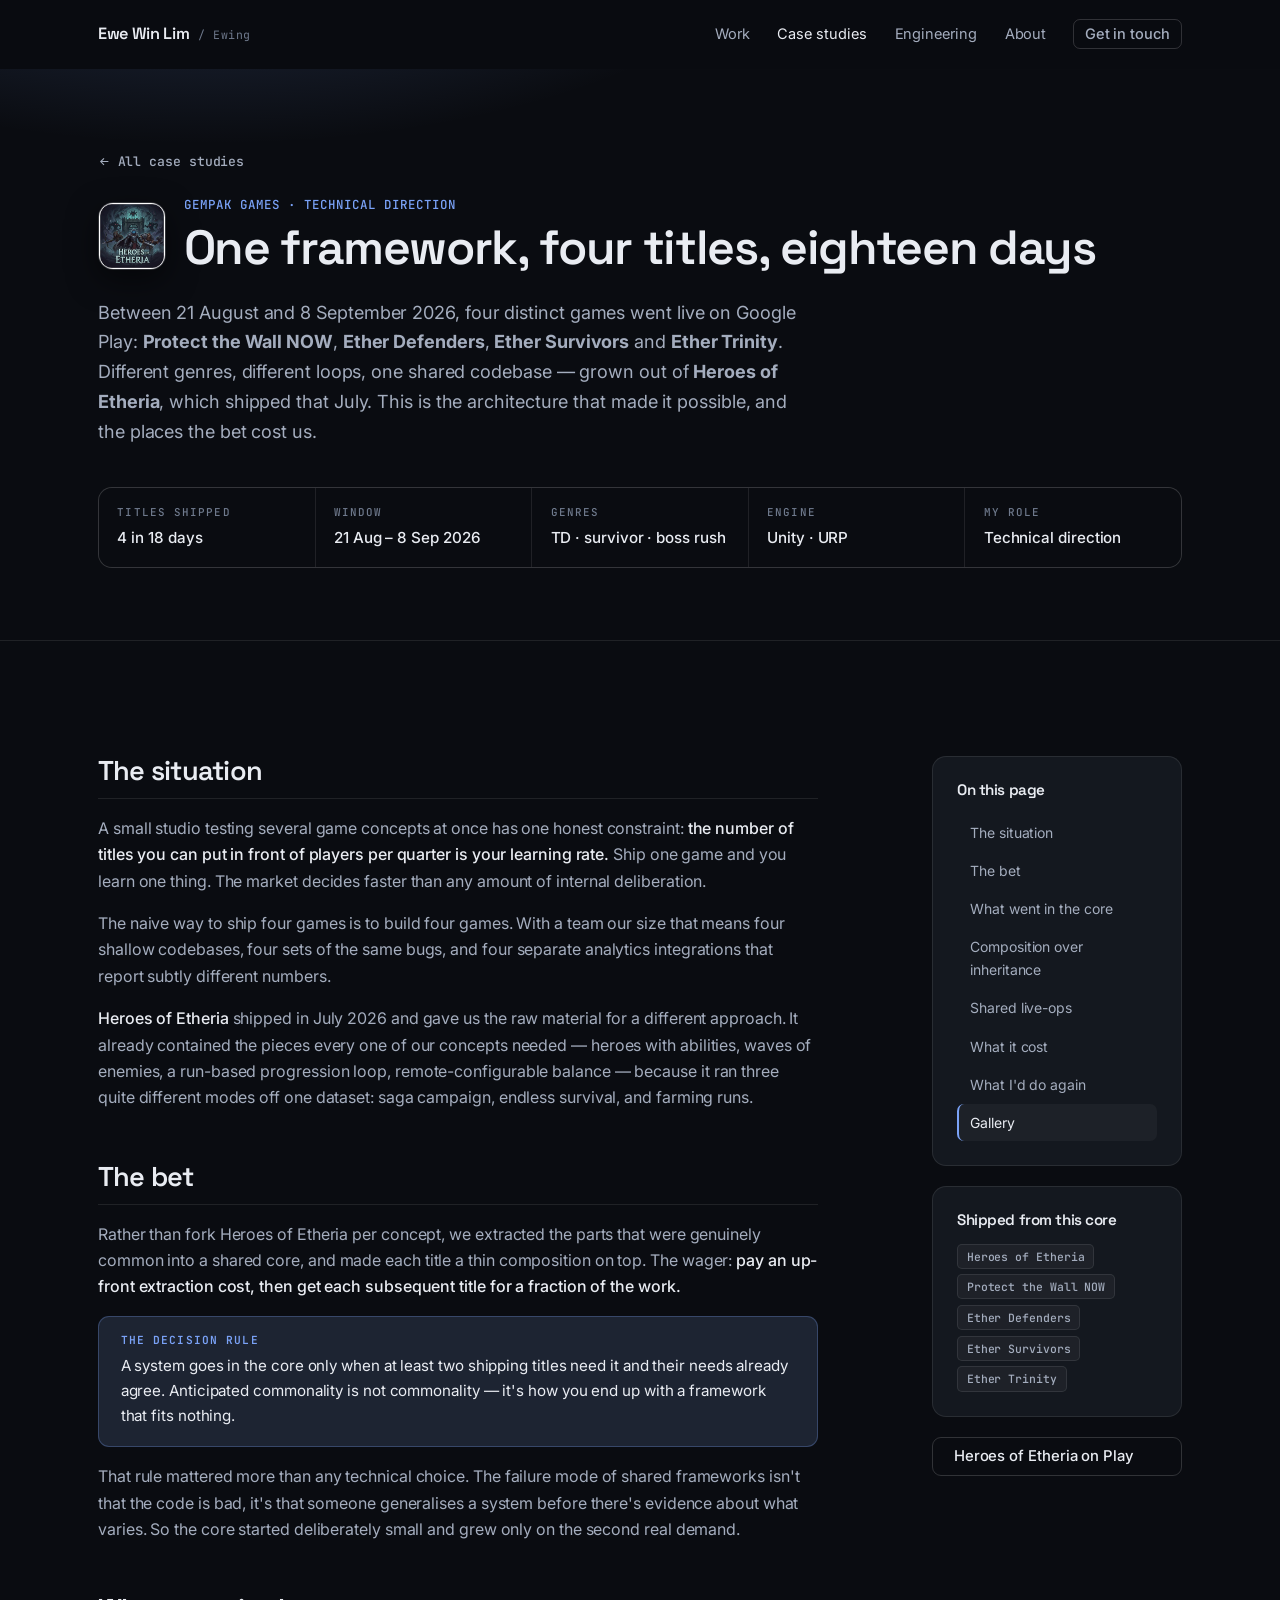
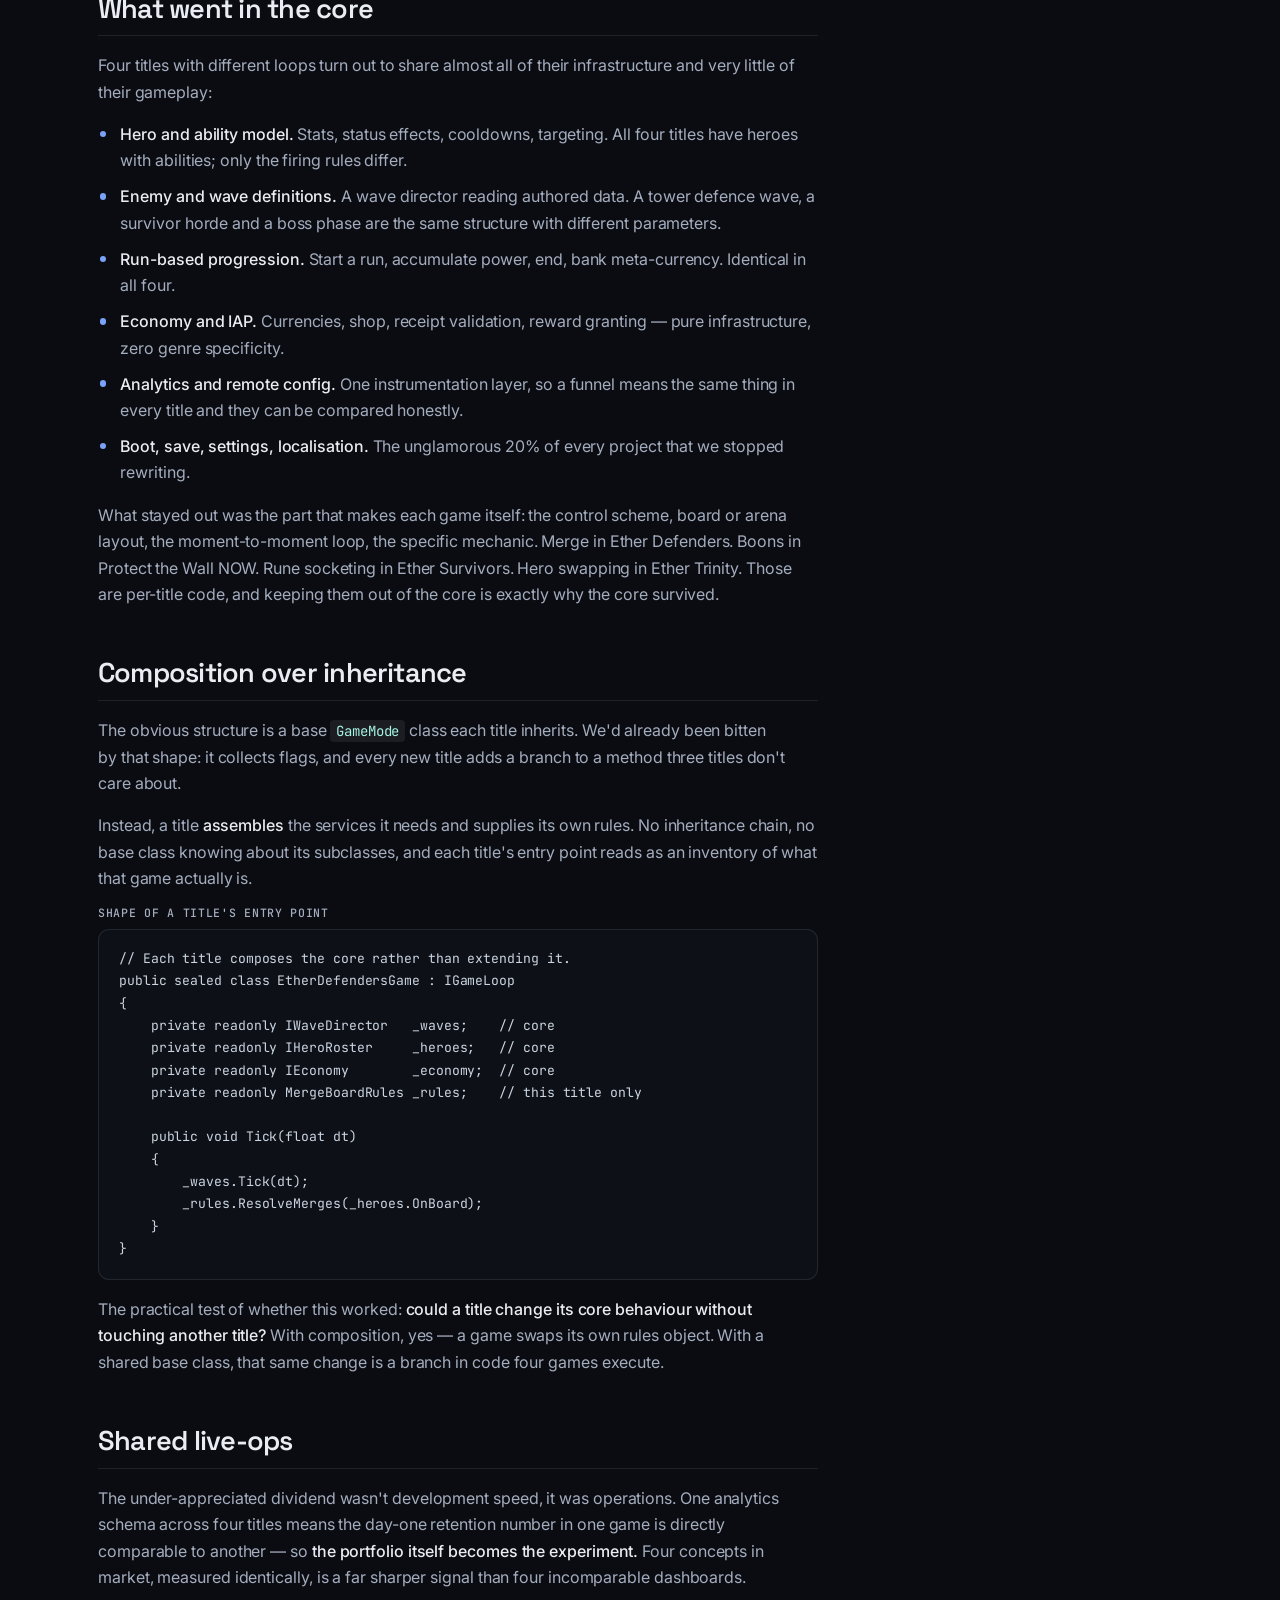
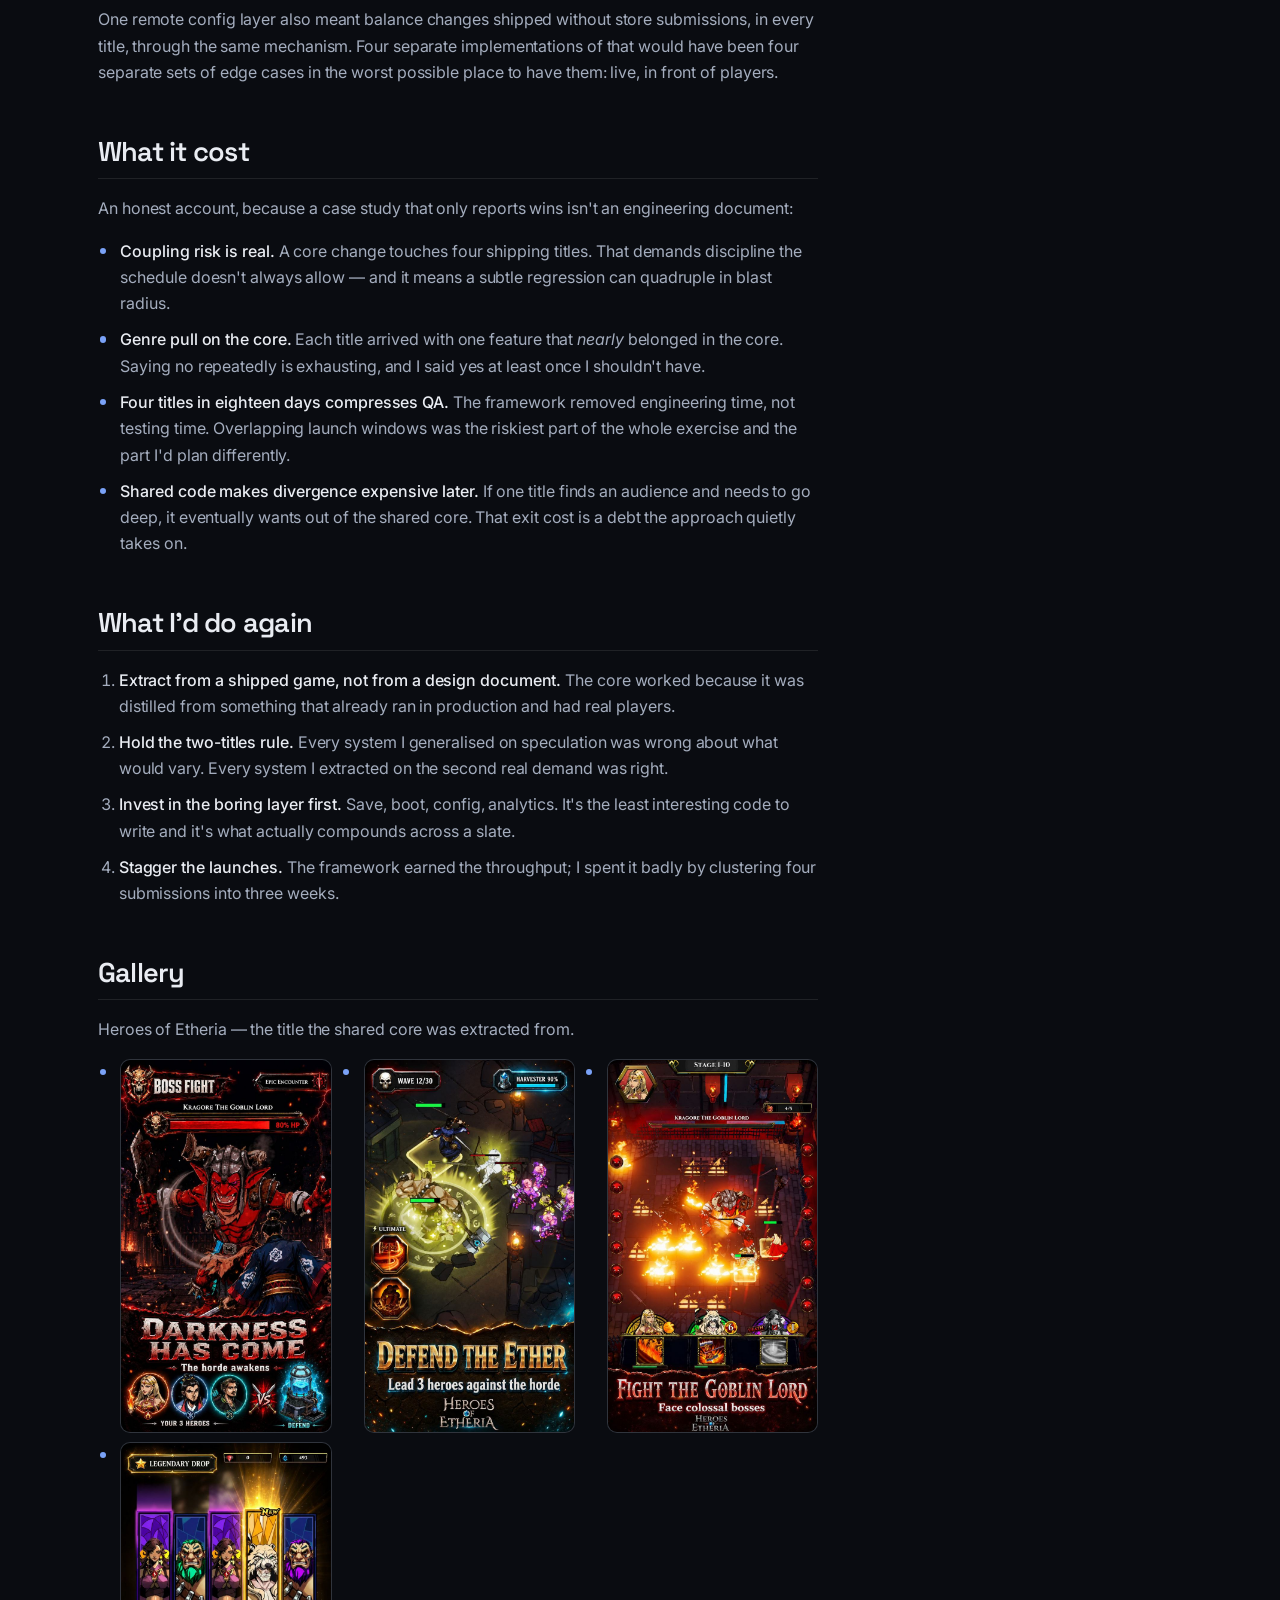
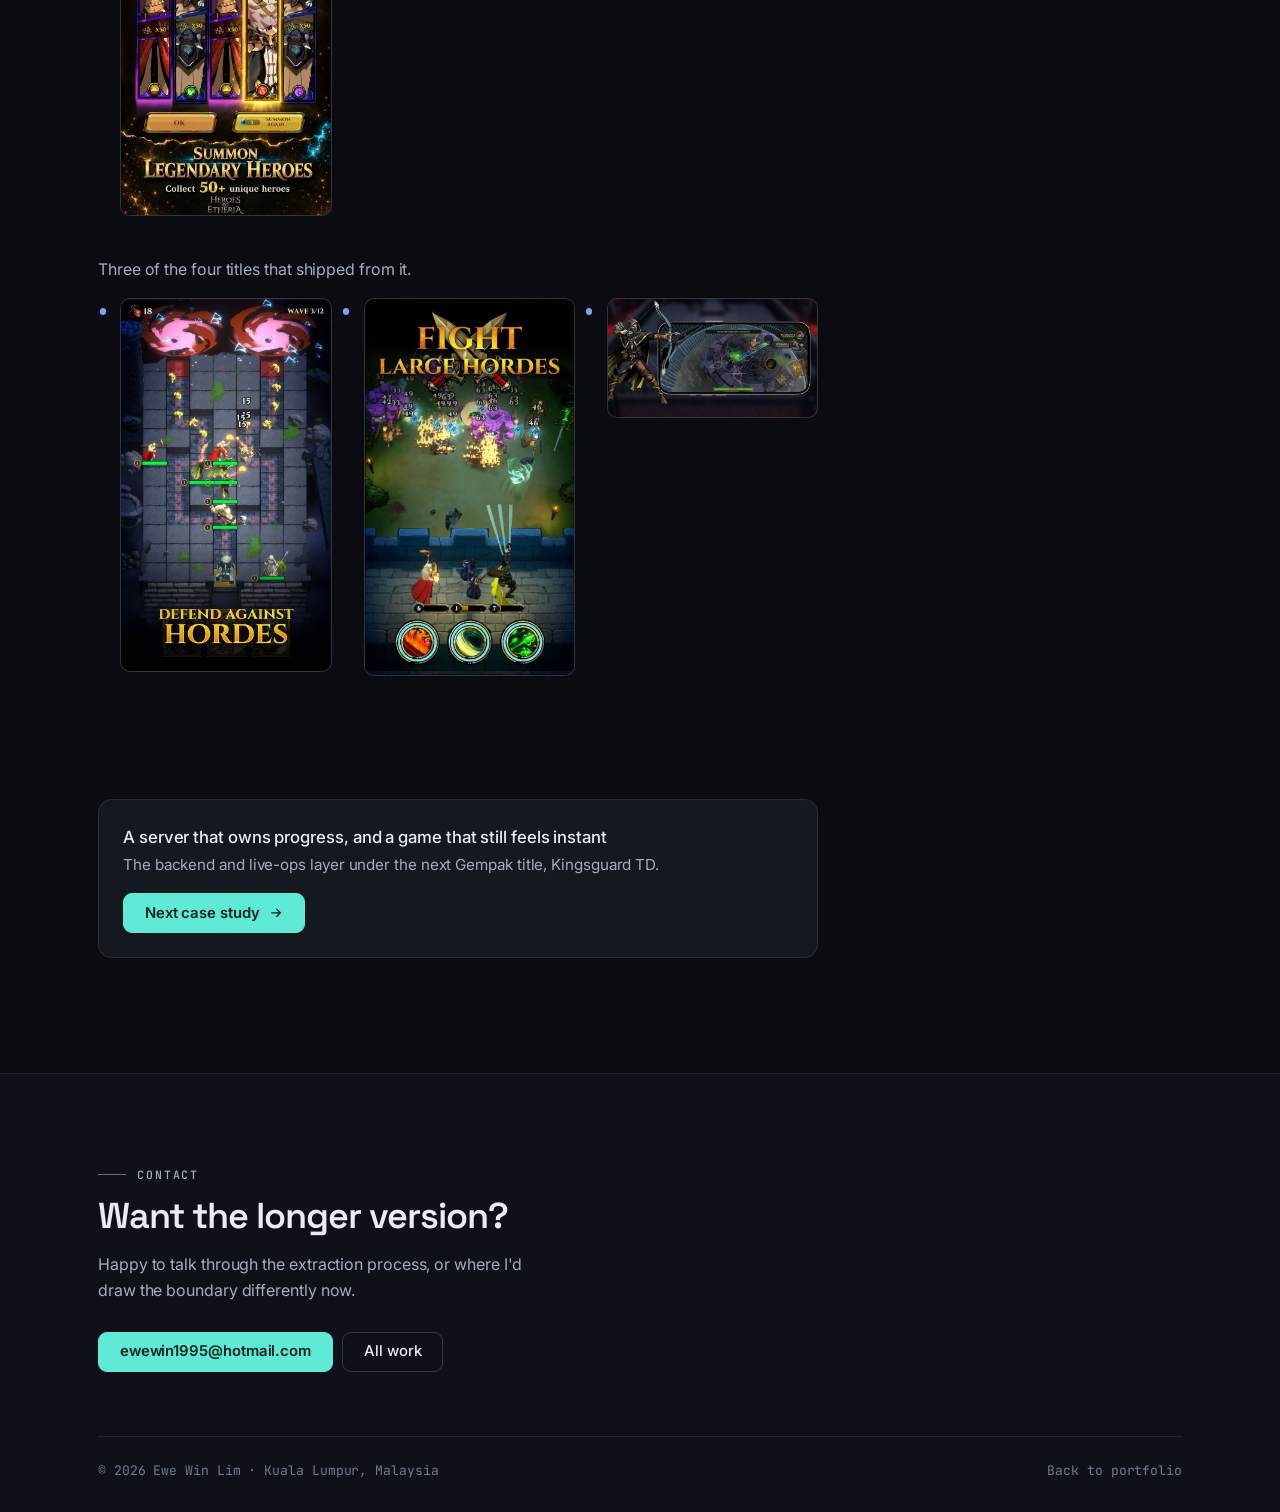
<file: work/heroes-of-etheria.html>
<!DOCTYPE html>
<html lang="en">
<head>
<meta charset="utf-8">
<meta name="viewport" content="width=device-width, initial-scale=1">
<title>One framework, four titles, eighteen days — case study | Ewe Win Lim</title>
<meta name="description" content="How a shared Unity framework put four distinct games on the store between 21 August and 8 September 2026 — and what the bet cost.">
<link rel="icon" href="../assets/favicon.svg" type="image/svg+xml">
<link rel="preconnect" href="https://fonts.googleapis.com">
<link rel="preconnect" href="https://fonts.gstatic.com" crossorigin>
<link rel="stylesheet" href="https://fonts.googleapis.com/css2?family=Inter:wght@400;500;600&family=Space+Grotesk:wght@500;600;700&family=JetBrains+Mono:wght@400;500;600&display=swap">
<link rel="stylesheet" href="../css/style.css">
<style>:root { --card-accent: #7aa2f7; }</style>
<script>document.documentElement.classList.add("js")</script>
</head>
<body>

<a class="skip-link" href="#main">Skip to content</a>

<header class="site-header">
  <div class="wrap">
    <a class="brand" href="../index.html">Ewe Win Lim <span>/ Ewing</span></a>
    <button class="nav-toggle" type="button" aria-expanded="false" aria-controls="primary-nav" aria-label="Menu">
      <svg class="icon-open" viewBox="0 0 24 24" fill="none" stroke="currentColor" stroke-width="2" aria-hidden="true"><path d="M3 6h18M3 12h18M3 18h18"/></svg>
      <svg class="icon-close" viewBox="0 0 24 24" fill="none" stroke="currentColor" stroke-width="2" aria-hidden="true"><path d="M18 6 6 18M6 6l12 12"/></svg>
    </button>
    <nav class="nav" id="primary-nav" aria-label="Primary">
      <a href="../index.html#work">Work</a>
      <a href="../index.html#studies" aria-current="page">Case studies</a>
      <a href="../index.html#engineering">Engineering</a>
      <a href="../index.html#about">About</a>
      <a class="btn nav-cta" href="../index.html#contact">Get in touch</a>
    </nav>
  </div>
</header>

<main id="main">

  <section class="study-hero">
    <div class="wrap">
      <a class="crumb" href="../index.html#studies">
        <svg viewBox="0 0 24 24" fill="none" stroke="currentColor" stroke-width="2" aria-hidden="true"><path d="M19 12H5m6-6-6 6 6 6"/></svg>
        All case studies
      </a>

      <div class="study-hero-top">
        <img src="../assets/games/heroes-of-etheria/icon.jpg" alt="" width="256" height="256">
        <div>
          <p class="role">Gempak Games · Technical direction</p>
          <h1>One framework, four titles, eighteen days</h1>
        </div>
      </div>

      <p class="lede">
        Between 21 August and 8 September 2026, four distinct games went live on Google
        Play: <strong>Protect the Wall NOW</strong>, <strong>Ether Defenders</strong>,
        <strong>Ether Survivors</strong> and <strong>Ether Trinity</strong>. Different
        genres, different loops, one shared codebase — grown out of
        <strong>Heroes of Etheria</strong>, which shipped that July. This is the
        architecture that made it possible, and the places the bet cost us.
      </p>

      <dl class="factbar">
        <div><dt>Titles shipped</dt><dd>4 in 18 days</dd></div>
        <div><dt>Window</dt><dd>21 Aug – 8 Sep 2026</dd></div>
        <div><dt>Genres</dt><dd>TD · survivor · boss rush</dd></div>
        <div><dt>Engine</dt><dd>Unity · URP</dd></div>
        <div><dt>My role</dt><dd>Technical direction</dd></div>
      </dl>
    </div>
  </section>

  <div class="section">
    <div class="wrap study-layout">

      <aside class="study-aside">
        <div class="side-card">
          <h3>On this page</h3>
          <ul class="toc">
            <li><a href="#situation">The situation</a></li>
            <li><a href="#bet">The bet</a></li>
            <li><a href="#core">What went in the core</a></li>
            <li><a href="#composition">Composition over inheritance</a></li>
            <li><a href="#liveops">Shared live-ops</a></li>
            <li><a href="#cost">What it cost</a></li>
            <li><a href="#again">What I'd do again</a></li>
            <li><a href="#gallery">Gallery</a></li>
          </ul>
        </div>
        <div class="side-card">
          <h3>Shipped from this core</h3>
          <ul class="tags">
            <li>Heroes of Etheria</li><li>Protect the Wall NOW</li>
            <li>Ether Defenders</li><li>Ether Survivors</li><li>Ether Trinity</li>
          </ul>
        </div>
        <a class="btn" href="https://play.google.com/store/apps/details?id=com.gempakgames.heroesofetheria" target="_blank" rel="noopener">
          Heroes of Etheria on Play
        </a>
      </aside>

      <article class="study-content">

        <section id="situation">
          <h2>The situation</h2>
          <p>
            A small studio testing several game concepts at once has one honest constraint:
            <strong>the number of titles you can put in front of players per quarter is your
            learning rate.</strong> Ship one game and you learn one thing. The market decides
            faster than any amount of internal deliberation.
          </p>
          <p>
            The naive way to ship four games is to build four games. With a team our size that
            means four shallow codebases, four sets of the same bugs, and four separate
            analytics integrations that report subtly different numbers.
          </p>
          <p>
            <strong>Heroes of Etheria</strong> shipped in July 2026 and gave us the raw
            material for a different approach. It already contained the pieces every one of
            our concepts needed — heroes with abilities, waves of enemies, a run-based
            progression loop, remote-configurable balance — because it ran three quite
            different modes off one dataset: saga campaign, endless survival, and farming runs.
          </p>
        </section>

        <section id="bet">
          <h2>The bet</h2>
          <p>
            Rather than fork Heroes of Etheria per concept, we extracted the parts that were
            genuinely common into a shared core, and made each title a thin composition on top.
            The wager: <strong>pay an up-front extraction cost, then get each subsequent title
            for a fraction of the work.</strong>
          </p>

          <blockquote class="callout">
            <span class="label">The decision rule</span>
            <p>
              A system goes in the core only when at least two shipping titles need it and
              their needs already agree. Anticipated commonality is not commonality — it's how
              you end up with a framework that fits nothing.
            </p>
          </blockquote>

          <p>
            That rule mattered more than any technical choice. The failure mode of shared
            frameworks isn't that the code is bad, it's that someone generalises a system
            before there's evidence about what varies. So the core started deliberately small
            and grew only on the second real demand.
          </p>
        </section>

        <section id="core">
          <h2>What went in the core</h2>
          <p>
            Four titles with different loops turn out to share almost all of their
            infrastructure and very little of their gameplay:
          </p>
          <ul>
            <li>
              <strong>Hero and ability model.</strong> Stats, status effects, cooldowns,
              targeting. All four titles have heroes with abilities; only the firing rules differ.
            </li>
            <li>
              <strong>Enemy and wave definitions.</strong> A wave director reading authored
              data. A tower defence wave, a survivor horde and a boss phase are the same
              structure with different parameters.
            </li>
            <li>
              <strong>Run-based progression.</strong> Start a run, accumulate power, end, bank
              meta-currency. Identical in all four.
            </li>
            <li>
              <strong>Economy and IAP.</strong> Currencies, shop, receipt validation, reward
              granting — pure infrastructure, zero genre specificity.
            </li>
            <li>
              <strong>Analytics and remote config.</strong> One instrumentation layer, so a
              funnel means the same thing in every title and they can be compared honestly.
            </li>
            <li>
              <strong>Boot, save, settings, localisation.</strong> The unglamorous 20% of every
              project that we stopped rewriting.
            </li>
          </ul>
          <p>
            What stayed out was the part that makes each game itself: the control scheme,
            board or arena layout, the moment-to-moment loop, the specific mechanic. Merge in
            Ether Defenders. Boons in Protect the Wall NOW. Rune socketing in Ether Survivors.
            Hero swapping in Ether Trinity. Those are per-title code, and keeping them out of
            the core is exactly why the core survived.
          </p>
        </section>

        <section id="composition">
          <h2>Composition over inheritance</h2>
          <p>
            The obvious structure is a base <code>GameMode</code> class each title inherits.
            We'd already been bitten by that shape: it collects flags, and every new title adds
            a branch to a method three titles don't care about.
          </p>
          <p>
            Instead, a title <strong>assembles</strong> the services it needs and supplies its
            own rules. No inheritance chain, no base class knowing about its subclasses, and
            each title's entry point reads as an inventory of what that game actually is.
          </p>

          <p class="code-label">Shape of a title's entry point</p>
<pre><code>// Each title composes the core rather than extending it.
public sealed class EtherDefendersGame : IGameLoop
{
    private readonly IWaveDirector   _waves;    // core
    private readonly IHeroRoster     _heroes;   // core
    private readonly IEconomy        _economy;  // core
    private readonly MergeBoardRules _rules;    // this title only

    public void Tick(float dt)
    {
        _waves.Tick(dt);
        _rules.ResolveMerges(_heroes.OnBoard);
    }
}</code></pre>

          <p>
            The practical test of whether this worked: <strong>could a title change its core
            behaviour without touching another title?</strong> With composition, yes — a game
            swaps its own rules object. With a shared base class, that same change is a branch
            in code four games execute.
          </p>

        </section>

        <section id="liveops">
          <h2>Shared live-ops</h2>
          <p>
            The under-appreciated dividend wasn't development speed, it was operations. One
            analytics schema across four titles means the day-one retention number in one game
            is directly comparable to another — so <strong>the portfolio itself becomes the
            experiment.</strong> Four concepts in market, measured identically, is a far
            sharper signal than four incomparable dashboards.
          </p>
          <p>
            One remote config layer also meant balance changes shipped without store
            submissions, in every title, through the same mechanism. Four separate
            implementations of that would have been four separate sets of edge cases in the
            worst possible place to have them: live, in front of players.
          </p>

        </section>

        <section id="cost">
          <h2>What it cost</h2>
          <p>
            An honest account, because a case study that only reports wins isn't an engineering
            document:
          </p>
          <ul>
            <li>
              <strong>Coupling risk is real.</strong> A core change touches four shipping
              titles. That demands discipline the schedule doesn't always allow — and it means
              a subtle regression can quadruple in blast radius.
            </li>
            <li>
              <strong>Genre pull on the core.</strong> Each title arrived with one feature that
              <em>nearly</em> belonged in the core. Saying no repeatedly is exhausting, and I
              said yes at least once I shouldn't have.
            </li>
            <li>
              <strong>Four titles in eighteen days compresses QA.</strong> The framework
              removed engineering time, not testing time. Overlapping launch windows was the
              riskiest part of the whole exercise and the part I'd plan differently.
            </li>
            <li>
              <strong>Shared code makes divergence expensive later.</strong> If one title finds
              an audience and needs to go deep, it eventually wants out of the shared core.
              That exit cost is a debt the approach quietly takes on.
            </li>
          </ul>
        </section>

        <section id="again">
          <h2>What I'd do again</h2>
          <ol>
            <li>
              <strong>Extract from a shipped game, not from a design document.</strong> The
              core worked because it was distilled from something that already ran in
              production and had real players.
            </li>
            <li>
              <strong>Hold the two-titles rule.</strong> Every system I generalised on
              speculation was wrong about what would vary. Every system I extracted on the
              second real demand was right.
            </li>
            <li>
              <strong>Invest in the boring layer first.</strong> Save, boot, config, analytics.
              It's the least interesting code to write and it's what actually compounds across
              a slate.
            </li>
            <li>
              <strong>Stagger the launches.</strong> The framework earned the throughput; I
              spent it badly by clustering four submissions into three weeks.
            </li>
          </ol>
        </section>

        <section id="gallery">
          <h2>Gallery</h2>
          <p>Heroes of Etheria — the title the shared core was extracted from.</p>
          <ul class="shots">
            <li><img src="../assets/games/heroes-of-etheria/01.jpg" alt="Heroes of Etheria boss fight" loading="lazy"></li>
            <li><img src="../assets/games/heroes-of-etheria/02.jpg" alt="Tower defence wave in progress" loading="lazy"></li>
            <li><img src="../assets/games/heroes-of-etheria/03.jpg" alt="Hero roster screen" loading="lazy"></li>
            <li><img src="../assets/games/heroes-of-etheria/04.jpg" alt="Campaign world map" loading="lazy"></li>
          </ul>
          <p style="margin-top:1.5rem">Three of the four titles that shipped from it.</p>
          <ul class="shots">
            <li><img src="../assets/games/ether-defenders/02.jpg" alt="Ether Defenders hero placement" loading="lazy"></li>
            <li><img src="../assets/games/protect-the-wall-now/02.jpg" alt="Protect the Wall NOW boon selection" loading="lazy"></li>
            <li><img src="../assets/games/ether-trinity/02.jpg" alt="Ether Trinity boss arena" loading="lazy"></li>
          </ul>
        </section>

        <div class="next-study">
          <p>
            <strong>A server that owns progress, and a game that still feels instant</strong>
            The backend and live-ops layer under the next Gempak title, Kingsguard TD.
          </p>
          <a class="btn btn--primary" href="kingsguard-td.html">
            Next case study
            <svg viewBox="0 0 24 24" fill="none" stroke="currentColor" stroke-width="2" aria-hidden="true"><path d="M5 12h14M13 6l6 6-6 6"/></svg>
          </a>
        </div>

      </article>
    </div>
  </div>
</main>

<footer class="site-footer">
  <div class="wrap">
    <div class="footer-cta">
      <p class="eyebrow">Contact</p>
      <h2>Want the longer version?</h2>
      <p>Happy to talk through the extraction process, or where I'd draw the boundary differently now.</p>
      <ul class="contact-list">
        <li><a class="btn btn--primary" href="mailto:ewewin1995@hotmail.com">ewewin1995@hotmail.com</a></li>
        <li><a class="btn" href="../index.html#work">All work</a></li>
      </ul>
    </div>
    <div class="footer-base">
      <p>&copy; <span data-year>2026</span> Ewe Win Lim · Kuala Lumpur, Malaysia</p>
      <p><a href="../index.html">Back to portfolio</a></p>
    </div>
  </div>
</footer>

<script src="../js/main.js" defer></script>
</body>
</html>
</file>
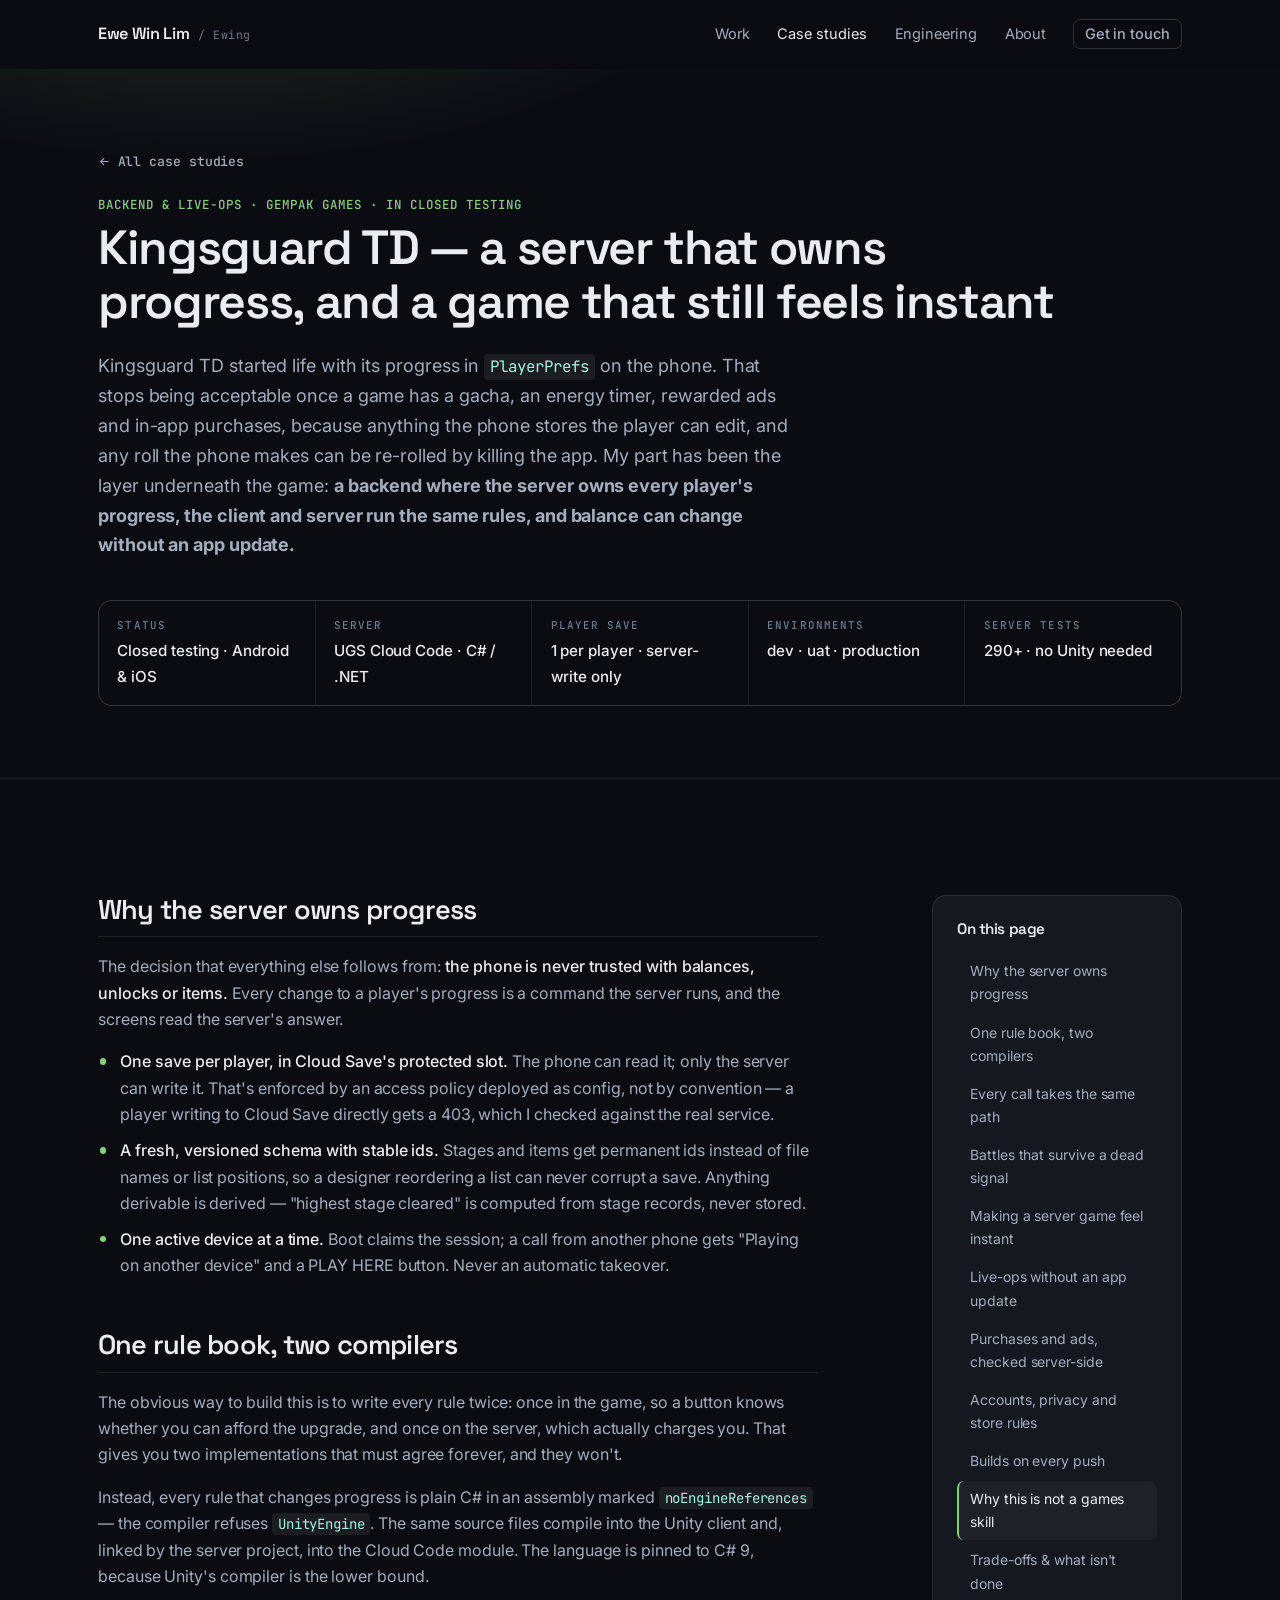
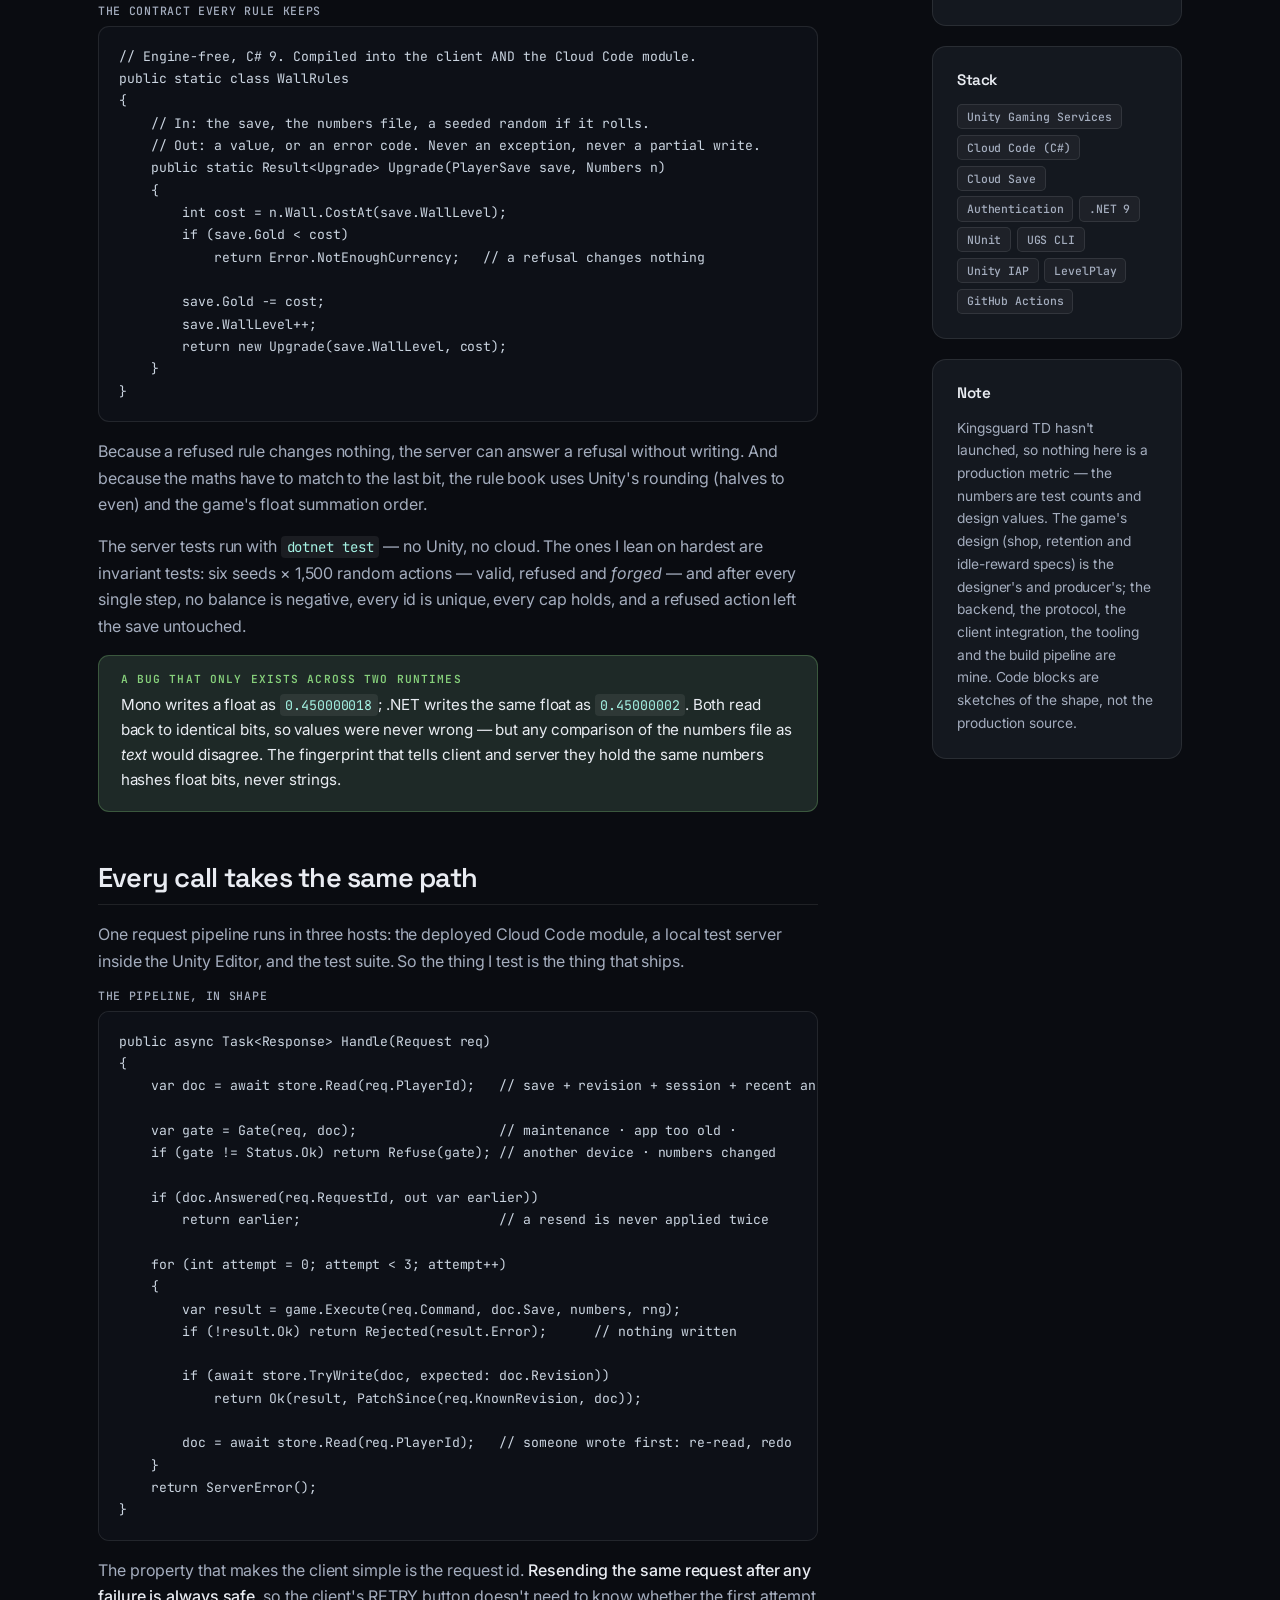
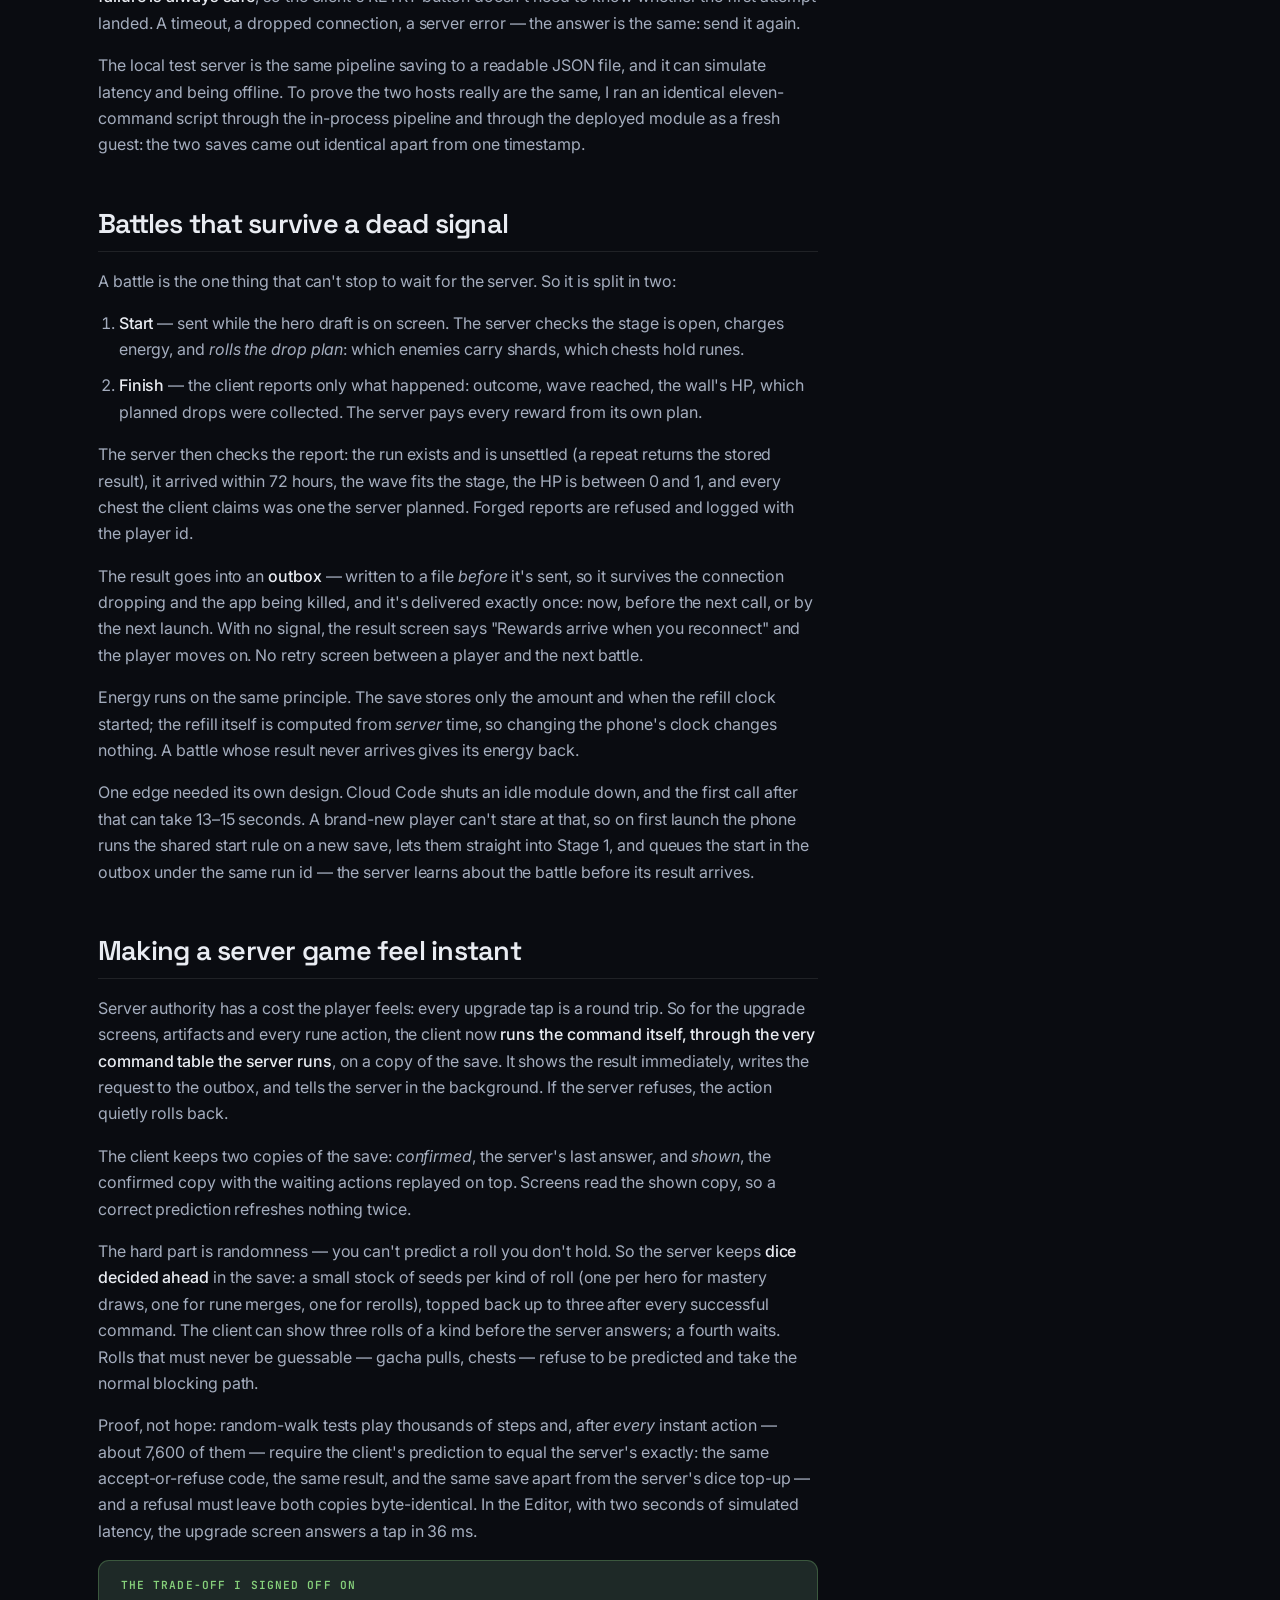
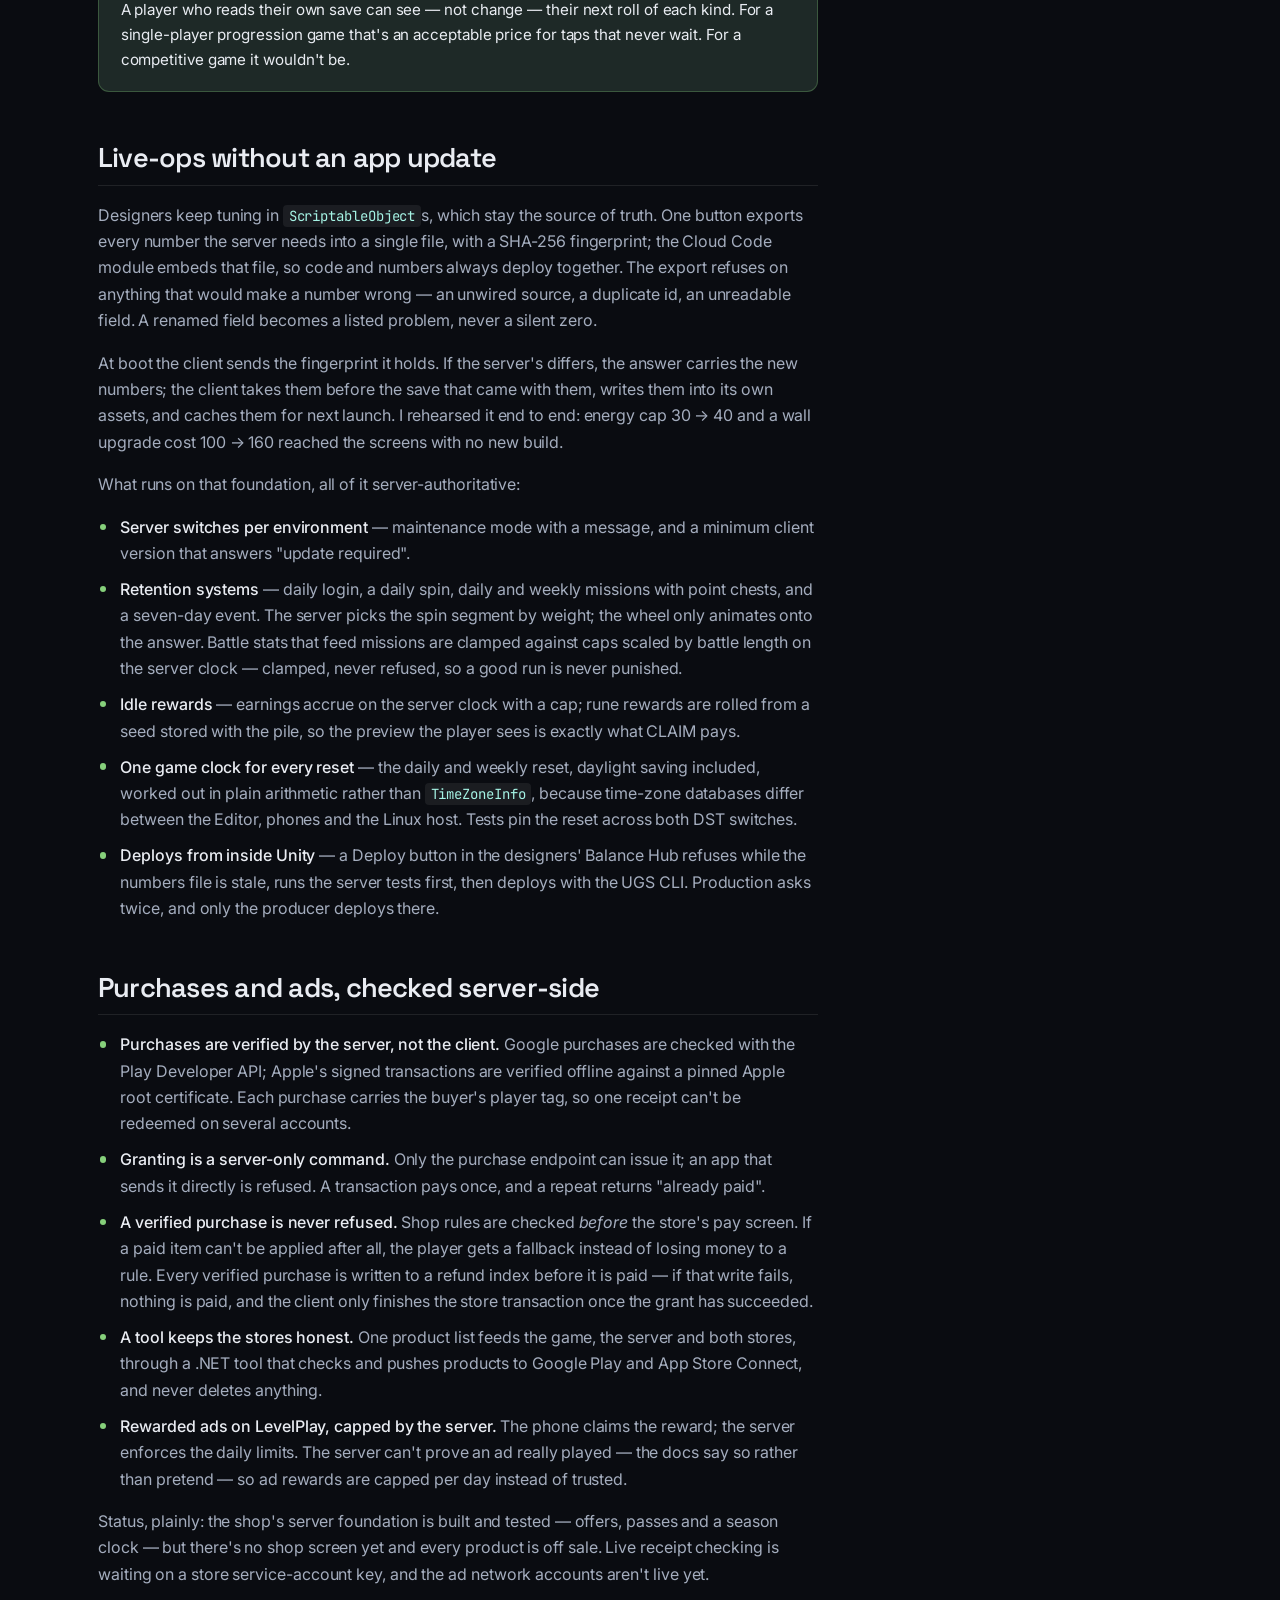
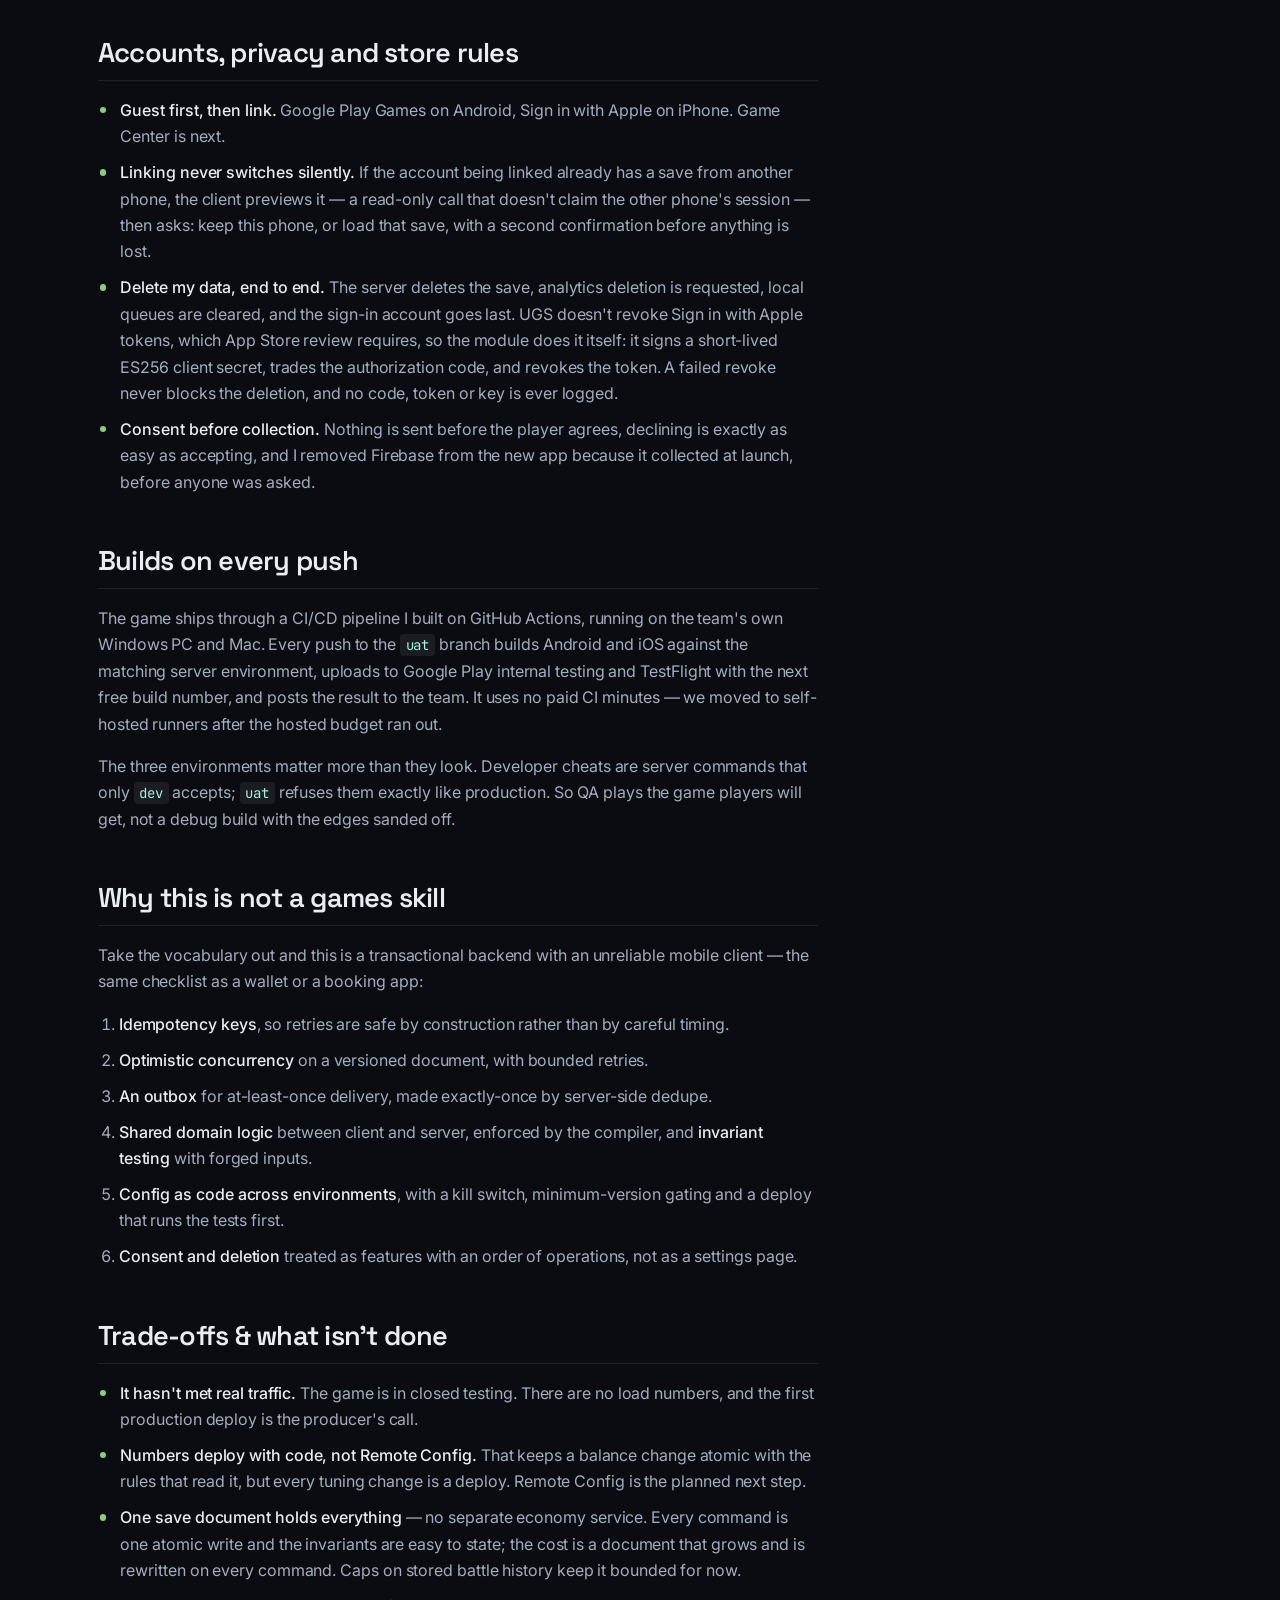
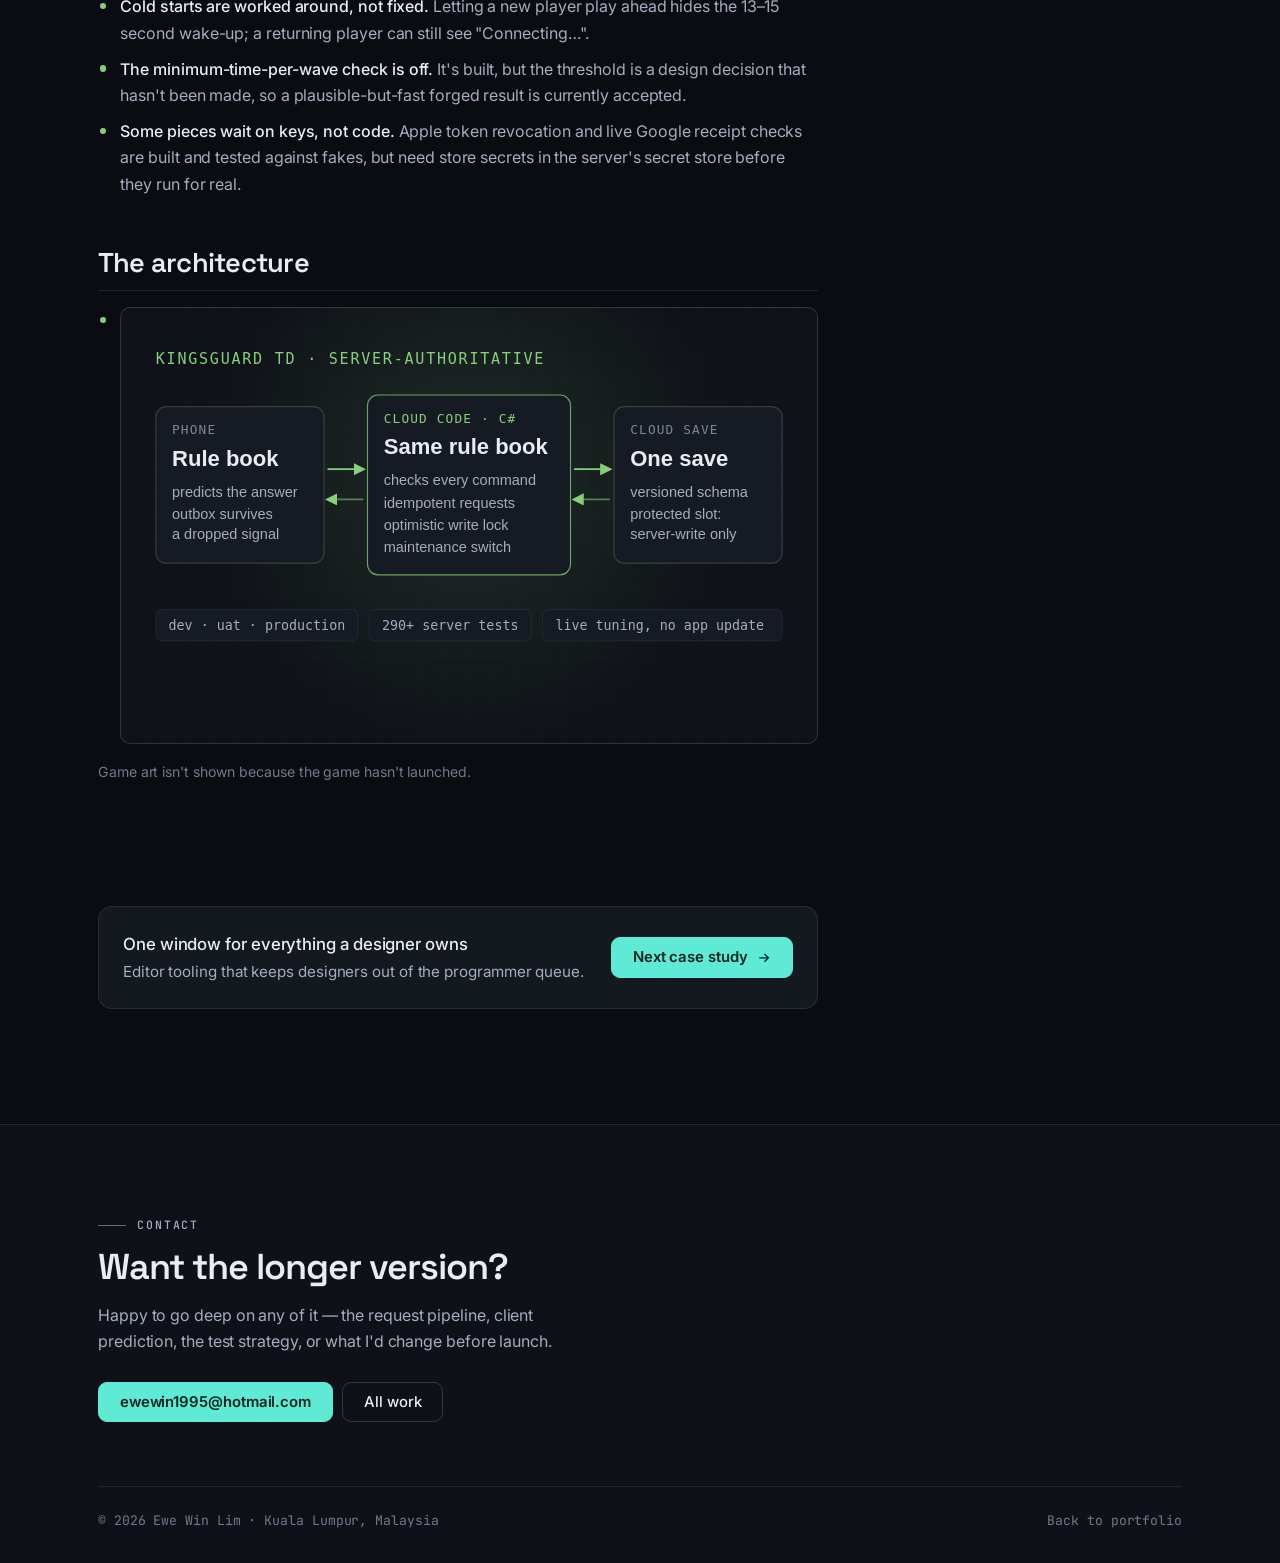
<file: work/kingsguard-td.html>
<!DOCTYPE html>
<html lang="en">
<head>
<meta charset="utf-8">
<meta name="viewport" content="width=device-width, initial-scale=1">
<title>Kingsguard TD — server-authoritative backend case study | Ewe Win Lim</title>
<meta name="description" content="The backend and live-ops layer under Kingsguard TD: a Unity Gaming Services backend where the server owns every player's progress, the client and server share one rule book, and the game still feels instant on a bad connection.">
<link rel="icon" href="../assets/favicon.svg" type="image/svg+xml">
<link rel="preconnect" href="https://fonts.googleapis.com">
<link rel="preconnect" href="https://fonts.gstatic.com" crossorigin>
<link rel="stylesheet" href="https://fonts.googleapis.com/css2?family=Inter:wght@400;500;600&family=Space+Grotesk:wght@500;600;700&family=JetBrains+Mono:wght@400;500;600&display=swap">
<link rel="stylesheet" href="../css/style.css">
<style>:root { --card-accent: #86d07b; }</style>
<script>document.documentElement.classList.add("js")</script>
</head>
<body>

<a class="skip-link" href="#main">Skip to content</a>

<header class="site-header">
  <div class="wrap">
    <a class="brand" href="../index.html">Ewe Win Lim <span>/ Ewing</span></a>
    <button class="nav-toggle" type="button" aria-expanded="false" aria-controls="primary-nav" aria-label="Menu">
      <svg class="icon-open" viewBox="0 0 24 24" fill="none" stroke="currentColor" stroke-width="2" aria-hidden="true"><path d="M3 6h18M3 12h18M3 18h18"/></svg>
      <svg class="icon-close" viewBox="0 0 24 24" fill="none" stroke="currentColor" stroke-width="2" aria-hidden="true"><path d="M18 6 6 18M6 6l12 12"/></svg>
    </button>
    <nav class="nav" id="primary-nav" aria-label="Primary">
      <a href="../index.html#work">Work</a>
      <a href="../index.html#studies" aria-current="page">Case studies</a>
      <a href="../index.html#engineering">Engineering</a>
      <a href="../index.html#about">About</a>
      <a class="btn nav-cta" href="../index.html#contact">Get in touch</a>
    </nav>
  </div>
</header>

<main id="main">

  <section class="study-hero">
    <div class="wrap">
      <a class="crumb" href="../index.html#studies">
        <svg viewBox="0 0 24 24" fill="none" stroke="currentColor" stroke-width="2" aria-hidden="true"><path d="M19 12H5m6-6-6 6 6 6"/></svg>
        All case studies
      </a>

      <div class="study-hero-top">
        <div>
          <p class="role">Backend &amp; live-ops · Gempak Games · in closed testing</p>
          <h1>Kingsguard TD — a server that owns progress, and a game that still feels instant</h1>
        </div>
      </div>

      <p class="lede">
        Kingsguard TD started life with its progress in <code>PlayerPrefs</code> on the
        phone. That stops being acceptable once a game has a gacha, an energy timer,
        rewarded ads and in-app purchases, because anything the phone stores the player
        can edit, and any roll the phone makes can be re-rolled by killing the app. My
        part has been the layer underneath the game: <strong>a backend where the server
        owns every player's progress, the client and server run the same rules, and
        balance can change without an app update.</strong>
      </p>

      <dl class="factbar">
        <div><dt>Status</dt><dd>Closed testing · Android &amp; iOS</dd></div>
        <div><dt>Server</dt><dd>UGS Cloud Code · C# / .NET</dd></div>
        <div><dt>Player save</dt><dd>1 per player · server-write only</dd></div>
        <div><dt>Environments</dt><dd>dev · uat · production</dd></div>
        <div><dt>Server tests</dt><dd>290+ · no Unity needed</dd></div>
      </dl>
    </div>
  </section>

  <div class="section">
    <div class="wrap study-layout">

      <aside class="study-aside">
        <div class="side-card">
          <h3>On this page</h3>
          <ul class="toc">
            <li><a href="#problem">Why the server owns progress</a></li>
            <li><a href="#rulebook">One rule book, two compilers</a></li>
            <li><a href="#pipeline">Every call takes the same path</a></li>
            <li><a href="#battles">Battles that survive a dead signal</a></li>
            <li><a href="#instant">Making a server game feel instant</a></li>
            <li><a href="#liveops">Live-ops without an app update</a></li>
            <li><a href="#money">Purchases and ads, checked server-side</a></li>
            <li><a href="#accounts">Accounts, privacy and store rules</a></li>
            <li><a href="#shipping">Builds on every push</a></li>
            <li><a href="#transfer">Why this is not a games skill</a></li>
            <li><a href="#tradeoffs">Trade-offs &amp; what isn't done</a></li>
          </ul>
        </div>
        <div class="side-card">
          <h3>Stack</h3>
          <ul class="tags">
            <li>Unity Gaming Services</li><li>Cloud Code (C#)</li><li>Cloud Save</li>
            <li>Authentication</li><li>.NET 9</li><li>NUnit</li><li>UGS CLI</li>
            <li>Unity IAP</li><li>LevelPlay</li><li>GitHub Actions</li>
          </ul>
        </div>
        <div class="side-card">
          <h3>Note</h3>
          <p style="font-size:.86rem;color:var(--text-dim)">
            Kingsguard TD hasn't launched, so nothing here is a production metric — the
            numbers are test counts and design values. The game's design (shop, retention
            and idle-reward specs) is the designer's and producer's; the backend, the
            protocol, the client integration, the tooling and the build pipeline are mine.
            Code blocks are sketches of the shape, not the production source.
          </p>
        </div>
      </aside>

      <article class="study-content">

        <section id="problem">
          <h2>Why the server owns progress</h2>
          <p>
            The decision that everything else follows from: <strong>the phone is never
            trusted with balances, unlocks or items.</strong> Every change to a player's
            progress is a command the server runs, and the screens read the server's
            answer.
          </p>
          <ul>
            <li>
              <strong>One save per player, in Cloud Save's protected slot.</strong> The
              phone can read it; only the server can write it. That's enforced by an access
              policy deployed as config, not by convention — a player writing to Cloud Save
              directly gets a 403, which I checked against the real service.
            </li>
            <li>
              <strong>A fresh, versioned schema with stable ids.</strong> Stages and items
              get permanent ids instead of file names or list positions, so a designer
              reordering a list can never corrupt a save. Anything derivable is derived —
              "highest stage cleared" is computed from stage records, never stored.
            </li>
            <li>
              <strong>One active device at a time.</strong> Boot claims the session; a call
              from another phone gets "Playing on another device" and a PLAY HERE button.
              Never an automatic takeover.
            </li>
          </ul>
        </section>

        <section id="rulebook">
          <h2>One rule book, two compilers</h2>
          <p>
            The obvious way to build this is to write every rule twice: once in the game,
            so a button knows whether you can afford the upgrade, and once on the server,
            which actually charges you. That gives you two implementations that must agree
            forever, and they won't.
          </p>
          <p>
            Instead, every rule that changes progress is plain C# in an assembly marked
            <code>noEngineReferences</code> — the compiler refuses <code>UnityEngine</code>.
            The same source files compile into the Unity client and, linked by the server
            project, into the Cloud Code module. The language is pinned to C# 9, because
            Unity's compiler is the lower bound.
          </p>

          <p class="code-label">The contract every rule keeps</p>
<pre><code>// Engine-free, C# 9. Compiled into the client AND the Cloud Code module.
public static class WallRules
{
    // In: the save, the numbers file, a seeded random if it rolls.
    // Out: a value, or an error code. Never an exception, never a partial write.
    public static Result&lt;Upgrade&gt; Upgrade(PlayerSave save, Numbers n)
    {
        int cost = n.Wall.CostAt(save.WallLevel);
        if (save.Gold &lt; cost)
            return Error.NotEnoughCurrency;   // a refusal changes nothing

        save.Gold -= cost;
        save.WallLevel++;
        return new Upgrade(save.WallLevel, cost);
    }
}</code></pre>

          <p>
            Because a refused rule changes nothing, the server can answer a refusal without
            writing. And because the maths have to match to the last bit, the rule book uses
            Unity's rounding (halves to even) and the game's float summation order.
          </p>
          <p>
            The server tests run with <code>dotnet test</code> — no Unity, no cloud. The ones
            I lean on hardest are invariant tests: six seeds × 1,500 random actions — valid,
            refused and <em>forged</em> — and after every single step, no balance is
            negative, every id is unique, every cap holds, and a refused action left the
            save untouched.
          </p>

          <blockquote class="callout">
            <span class="label">A bug that only exists across two runtimes</span>
            <p>
              Mono writes a float as <code>0.450000018</code>; .NET writes the same float as
              <code>0.45000002</code>. Both read back to identical bits, so values were never
              wrong — but any comparison of the numbers file as <em>text</em> would disagree.
              The fingerprint that tells client and server they hold the same numbers hashes
              float bits, never strings.
            </p>
          </blockquote>
        </section>

        <section id="pipeline">
          <h2>Every call takes the same path</h2>
          <p>
            One request pipeline runs in three hosts: the deployed Cloud Code module, a
            local test server inside the Unity Editor, and the test suite. So the thing I
            test is the thing that ships.
          </p>

          <p class="code-label">The pipeline, in shape</p>
<pre><code>public async Task&lt;Response&gt; Handle(Request req)
{
    var doc = await store.Read(req.PlayerId);   // save + revision + session + recent answers

    var gate = Gate(req, doc);                  // maintenance · app too old ·
    if (gate != Status.Ok) return Refuse(gate); // another device · numbers changed

    if (doc.Answered(req.RequestId, out var earlier))
        return earlier;                         // a resend is never applied twice

    for (int attempt = 0; attempt &lt; 3; attempt++)
    {
        var result = game.Execute(req.Command, doc.Save, numbers, rng);
        if (!result.Ok) return Rejected(result.Error);      // nothing written

        if (await store.TryWrite(doc, expected: doc.Revision))
            return Ok(result, PatchSince(req.KnownRevision, doc));

        doc = await store.Read(req.PlayerId);   // someone wrote first: re-read, redo
    }
    return ServerError();
}</code></pre>

          <p>
            The property that makes the client simple is the request id. <strong>Resending
            the same request after any failure is always safe</strong>, so the client's
            RETRY button doesn't need to know whether the first attempt landed. A timeout,
            a dropped connection, a server error — the answer is the same: send it again.
          </p>
          <p>
            The local test server is the same pipeline saving to a readable JSON file, and
            it can simulate latency and being offline. To prove the two hosts really are the
            same, I ran an identical eleven-command script through the in-process pipeline
            and through the deployed module as a fresh guest: the two saves came out
            identical apart from one timestamp.
          </p>
        </section>

        <section id="battles">
          <h2>Battles that survive a dead signal</h2>
          <p>
            A battle is the one thing that can't stop to wait for the server. So it is
            split in two:
          </p>
          <ol>
            <li>
              <strong>Start</strong> — sent while the hero draft is on screen. The server
              checks the stage is open, charges energy, and <em>rolls the drop plan</em>:
              which enemies carry shards, which chests hold runes.
            </li>
            <li>
              <strong>Finish</strong> — the client reports only what happened: outcome, wave
              reached, the wall's HP, which planned drops were collected. The server pays
              every reward from its own plan.
            </li>
          </ol>
          <p>
            The server then checks the report: the run exists and is unsettled (a repeat
            returns the stored result), it arrived within 72 hours, the wave fits the stage,
            the HP is between 0 and 1, and every chest the client claims was one the server
            planned. Forged reports are refused and logged with the player id.
          </p>
          <p>
            The result goes into an <strong>outbox</strong> — written to a file
            <em>before</em> it's sent, so it survives the connection dropping and the app
            being killed, and it's delivered exactly once: now, before the next call, or by
            the next launch. With no signal, the result screen says "Rewards arrive when you
            reconnect" and the player moves on. No retry screen between a player and the
            next battle.
          </p>
          <p>
            Energy runs on the same principle. The save stores only the amount and when the
            refill clock started; the refill itself is computed from <em>server</em> time,
            so changing the phone's clock changes nothing. A battle whose result never
            arrives gives its energy back.
          </p>
          <p>
            One edge needed its own design. Cloud Code shuts an idle module down, and the
            first call after that can take 13–15 seconds. A brand-new player can't stare at
            that, so on first launch the phone runs the shared start rule on a new save,
            lets them straight into Stage 1, and queues the start in the outbox under the
            same run id — the server learns about the battle before its result arrives.
          </p>
        </section>

        <section id="instant">
          <h2>Making a server game feel instant</h2>
          <p>
            Server authority has a cost the player feels: every upgrade tap is a round trip.
            So for the upgrade screens, artifacts and every rune action, the client now
            <strong>runs the command itself, through the very command table the server
            runs</strong>, on a copy of the save. It shows the result immediately, writes the
            request to the outbox, and tells the server in the background. If the server
            refuses, the action quietly rolls back.
          </p>
          <p>
            The client keeps two copies of the save: <em>confirmed</em>, the server's last
            answer, and <em>shown</em>, the confirmed copy with the waiting actions replayed
            on top. Screens read the shown copy, so a correct prediction refreshes nothing
            twice.
          </p>
          <p>
            The hard part is randomness — you can't predict a roll you don't hold. So the
            server keeps <strong>dice decided ahead</strong> in the save: a small stock of
            seeds per kind of roll (one per hero for mastery draws, one for rune merges, one
            for rerolls), topped back up to three after every successful command. The client
            can show three rolls of a kind before the server answers; a fourth waits. Rolls
            that must never be guessable — gacha pulls, chests — refuse to be predicted and
            take the normal blocking path.
          </p>
          <p>
            Proof, not hope: random-walk tests play thousands of steps and, after
            <em>every</em> instant action — about 7,600 of them — require the client's
            prediction to equal the server's exactly: the same accept-or-refuse code, the
            same result, and the same save apart from the server's dice top-up — and a
            refusal must leave both copies byte-identical. In the Editor, with two seconds of simulated
            latency, the upgrade screen answers a tap in 36 ms.
          </p>
          <blockquote class="callout">
            <span class="label">The trade-off I signed off on</span>
            <p>
              A player who reads their own save can see — not change — their next roll of
              each kind. For a single-player progression game that's an acceptable price for
              taps that never wait. For a competitive game it wouldn't be.
            </p>
          </blockquote>
        </section>

        <section id="liveops">
          <h2>Live-ops without an app update</h2>
          <p>
            Designers keep tuning in <code>ScriptableObject</code>s, which stay the source of
            truth. One button exports every number the server needs into a single file, with
            a SHA-256 fingerprint; the Cloud Code module embeds that file, so code and numbers
            always deploy together. The export refuses on anything that would make a number
            wrong — an unwired source, a duplicate id, an unreadable field. A renamed field
            becomes a listed problem, never a silent zero.
          </p>
          <p>
            At boot the client sends the fingerprint it holds. If the server's differs, the
            answer carries the new numbers; the client takes them before the save that came
            with them, writes them into its own assets, and caches them for next launch. I
            rehearsed it end to end: energy cap 30 → 40 and a wall upgrade cost 100 → 160
            reached the screens with no new build.
          </p>
          <p>What runs on that foundation, all of it server-authoritative:</p>
          <ul>
            <li>
              <strong>Server switches per environment</strong> — maintenance mode with a
              message, and a minimum client version that answers "update required".
            </li>
            <li>
              <strong>Retention systems</strong> — daily login, a daily spin, daily and
              weekly missions with point chests, and a seven-day event. The server picks the
              spin segment by weight; the wheel only animates onto the answer. Battle stats
              that feed missions are clamped against caps scaled by battle length on the
              server clock — clamped, never refused, so a good run is never punished.
            </li>
            <li>
              <strong>Idle rewards</strong> — earnings accrue on the server clock with a cap;
              rune rewards are rolled from a seed stored with the pile, so the preview the
              player sees is exactly what CLAIM pays.
            </li>
            <li>
              <strong>One game clock for every reset</strong> — the daily and weekly reset,
              daylight saving included, worked out in plain arithmetic rather than
              <code>TimeZoneInfo</code>, because time-zone databases differ between the
              Editor, phones and the Linux host. Tests pin the reset across both DST
              switches.
            </li>
            <li>
              <strong>Deploys from inside Unity</strong> — a Deploy button in the designers'
              Balance Hub refuses while the numbers file is stale, runs the server tests
              first, then deploys with the UGS CLI. Production asks twice, and only the
              producer deploys there.
            </li>
          </ul>
        </section>

        <section id="money">
          <h2>Purchases and ads, checked server-side</h2>
          <ul>
            <li>
              <strong>Purchases are verified by the server, not the client.</strong> Google
              purchases are checked with the Play Developer API; Apple's signed transactions
              are verified offline against a pinned Apple root certificate. Each purchase
              carries the buyer's player tag, so one receipt can't be redeemed on several
              accounts.
            </li>
            <li>
              <strong>Granting is a server-only command.</strong> Only the purchase endpoint
              can issue it; an app that sends it directly is refused. A transaction pays
              once, and a repeat returns "already paid".
            </li>
            <li>
              <strong>A verified purchase is never refused.</strong> Shop rules are checked
              <em>before</em> the store's pay screen. If a paid item can't be applied after
              all, the player gets a fallback instead of losing money to a rule. Every
              verified purchase is written to a refund index before it is paid — if that
              write fails, nothing is paid, and the client only finishes the store
              transaction once the grant has succeeded.
            </li>
            <li>
              <strong>A tool keeps the stores honest.</strong> One product list feeds the
              game, the server and both stores, through a .NET tool that checks and pushes
              products to Google Play and App Store Connect, and never deletes anything.
            </li>
            <li>
              <strong>Rewarded ads on LevelPlay, capped by the server.</strong> The phone
              claims the reward; the server enforces the daily limits. The server can't
              prove an ad really played — the docs say so rather than pretend — so ad
              rewards are capped per day instead of trusted.
            </li>
          </ul>
          <p>
            Status, plainly: the shop's server foundation is built and tested — offers,
            passes and a season clock — but there's no shop screen yet and every product is
            off sale. Live receipt checking is waiting on a store service-account key, and
            the ad network accounts aren't live yet.
          </p>
        </section>

        <section id="accounts">
          <h2>Accounts, privacy and store rules</h2>
          <ul>
            <li>
              <strong>Guest first, then link.</strong> Google Play Games on Android, Sign in
              with Apple on iPhone. Game Center is next.
            </li>
            <li>
              <strong>Linking never switches silently.</strong> If the account being linked
              already has a save from another phone, the client previews it — a read-only
              call that doesn't claim the other phone's session — then asks: keep this phone,
              or load that save, with a second confirmation before anything is lost.
            </li>
            <li>
              <strong>Delete my data, end to end.</strong> The server deletes the save,
              analytics deletion is requested, local queues are cleared, and the sign-in
              account goes last. UGS doesn't revoke Sign in with Apple tokens, which App Store
              review requires, so the module does it itself: it signs a short-lived ES256
              client secret, trades the authorization code, and revokes the token. A failed
              revoke never blocks the deletion, and no code, token or key is ever logged.
            </li>
            <li>
              <strong>Consent before collection.</strong> Nothing is sent before the player
              agrees, declining is exactly as easy as accepting, and I removed Firebase from
              the new app because it collected at launch, before anyone was asked.
            </li>
          </ul>
        </section>

        <section id="shipping">
          <h2>Builds on every push</h2>
          <p>
            The game ships through a CI/CD pipeline I built on GitHub Actions, running on
            the team's own Windows PC and Mac. Every push to the <code>uat</code> branch
            builds Android and iOS against the matching server environment, uploads to Google
            Play internal testing and TestFlight with the next free build number, and posts
            the result to the team. It uses no paid CI minutes — we moved to self-hosted
            runners after the hosted budget ran out.
          </p>
          <p>
            The three environments matter more than they look. Developer cheats are server
            commands that only <code>dev</code> accepts; <code>uat</code> refuses them exactly
            like production. So QA plays the game players will get, not a debug build with
            the edges sanded off.
          </p>
        </section>

        <section id="transfer">
          <h2>Why this is not a games skill</h2>
          <p>
            Take the vocabulary out and this is a transactional backend with an unreliable
            mobile client — the same checklist as a wallet or a booking app:
          </p>
          <ol>
            <li>
              <strong>Idempotency keys</strong>, so retries are safe by construction rather
              than by careful timing.
            </li>
            <li>
              <strong>Optimistic concurrency</strong> on a versioned document, with bounded
              retries.
            </li>
            <li>
              <strong>An outbox</strong> for at-least-once delivery, made exactly-once by
              server-side dedupe.
            </li>
            <li>
              <strong>Shared domain logic</strong> between client and server, enforced by the
              compiler, and <strong>invariant testing</strong> with forged inputs.
            </li>
            <li>
              <strong>Config as code across environments</strong>, with a kill switch,
              minimum-version gating and a deploy that runs the tests first.
            </li>
            <li>
              <strong>Consent and deletion</strong> treated as features with an order of
              operations, not as a settings page.
            </li>
          </ol>
        </section>

        <section id="tradeoffs">
          <h2>Trade-offs &amp; what isn't done</h2>
          <ul>
            <li>
              <strong>It hasn't met real traffic.</strong> The game is in closed testing.
              There are no load numbers, and the first production deploy is the producer's
              call.
            </li>
            <li>
              <strong>Numbers deploy with code, not Remote Config.</strong> That keeps a
              balance change atomic with the rules that read it, but every tuning change is a
              deploy. Remote Config is the planned next step.
            </li>
            <li>
              <strong>One save document holds everything</strong> — no separate economy
              service. Every command is one atomic write and the invariants are easy to state;
              the cost is a document that grows and is rewritten on every command. Caps on
              stored battle history keep it bounded for now.
            </li>
            <li>
              <strong>Cold starts are worked around, not fixed.</strong> Letting a new player
              play ahead hides the 13–15 second wake-up; a returning player can still see
              "Connecting…".
            </li>
            <li>
              <strong>The minimum-time-per-wave check is off.</strong> It's built, but the
              threshold is a design decision that hasn't been made, so a plausible-but-fast
              forged result is currently accepted.
            </li>
            <li>
              <strong>Some pieces wait on keys, not code.</strong> Apple token revocation and
              live Google receipt checks are built and tested against fakes, but need store
              secrets in the server's secret store before they run for real.
            </li>
          </ul>
        </section>

        <section id="shot">
          <h2>The architecture</h2>
          <ul class="shots shots--wide">
            <li>
              <a href="../assets/games/kingsguard-td/cover.svg" target="_blank" rel="noopener">
                <img src="../assets/games/kingsguard-td/cover.svg"
                     alt="Architecture diagram. The phone runs the rule book to predict answers and keeps an outbox that survives a dropped signal. Commands go to a Cloud Code module in C#, which runs the same rule book, checks every command, de-duplicates requests, writes under an optimistic lock and has a maintenance switch. It stores one versioned save per player in Cloud Save's protected slot, which only the server can write. Footer: dev, uat and production environments; 290+ server tests; live tuning without an app update."
                     width="1200" height="750" loading="lazy">
              </a>
            </li>
          </ul>
          <p style="font-size:.88rem;color:var(--text-faint)">
            Game art isn't shown because the game hasn't launched.
          </p>
        </section>

        <div class="next-study">
          <p>
            <strong>One window for everything a designer owns</strong>
            Editor tooling that keeps designers out of the programmer queue.
          </p>
          <a class="btn btn--primary" href="balance-hub.html">
            Next case study
            <svg viewBox="0 0 24 24" fill="none" stroke="currentColor" stroke-width="2" aria-hidden="true"><path d="M5 12h14M13 6l6 6-6 6"/></svg>
          </a>
        </div>

      </article>
    </div>
  </div>
</main>

<footer class="site-footer">
  <div class="wrap">
    <div class="footer-cta">
      <p class="eyebrow">Contact</p>
      <h2>Want the longer version?</h2>
      <p>
        Happy to go deep on any of it — the request pipeline, client prediction, the test
        strategy, or what I'd change before launch.
      </p>
      <ul class="contact-list">
        <li><a class="btn btn--primary" href="mailto:ewewin1995@hotmail.com">ewewin1995@hotmail.com</a></li>
        <li><a class="btn" href="../index.html#work">All work</a></li>
      </ul>
    </div>
    <div class="footer-base">
      <p>&copy; <span data-year>2026</span> Ewe Win Lim · Kuala Lumpur, Malaysia</p>
      <p><a href="../index.html">Back to portfolio</a></p>
    </div>
  </div>
</footer>

<script src="../js/main.js" defer></script>
</body>
</html>
</file>
<file: css/style.css>
/* ==========================================================================
   ewinglim.github.io — stylesheet
   Single file, no preprocessor, no build step.
   Sections: 1 tokens · 2 reset · 3 layout · 4 header · 5 hero · 6 work grid
             7 case studies · 8 capabilities · 9 about · 10 footer · 11 motion
   ========================================================================== */

/* ---------- 1. tokens ---------- */
:root {
  color-scheme: dark;

  --bg:          #0a0c11;
  --bg-soft:     #0e1118;
  --surface:     #14181f;
  --surface-2:   #1b2029;
  --line:        rgba(255, 255, 255, .09);
  --line-strong: rgba(255, 255, 255, .16);

  --text:        #e9ecf2;
  --text-dim:    #a4adbe;
  --text-faint:  #6f7a8d;

  --accent:      #5eead4;
  --accent-deep: #0f766e;
  --warn:        #fbbf24;

  --font-sans:    "Inter", ui-sans-serif, system-ui, -apple-system, "Segoe UI", Roboto, sans-serif;
  --font-display: "Space Grotesk", var(--font-sans);
  --font-mono:    "JetBrains Mono", ui-monospace, "SF Mono", Menlo, Consolas, monospace;

  --page:   1180px;
  --gutter: clamp(1.25rem, 5vw, 3rem);
  --radius: 14px;

  --shadow-card:  0 1px 2px rgba(0,0,0,.4), 0 12px 32px -12px rgba(0,0,0,.6);
  --shadow-lift:  0 2px 4px rgba(0,0,0,.4), 0 28px 60px -20px rgba(0,0,0,.75);
  --ease: cubic-bezier(.22, .61, .36, 1);
}

/* ---------- 2. reset ---------- */
*, *::before, *::after { box-sizing: border-box; }

html { -webkit-text-size-adjust: 100%; scroll-behavior: smooth; }
@media (prefers-reduced-motion: reduce) { html { scroll-behavior: auto; } }

body {
  margin: 0;
  background: var(--bg);
  color: var(--text);
  font: 400 1rem/1.65 var(--font-sans);
  letter-spacing: -.005em;
  -webkit-font-smoothing: antialiased;
  overflow-x: hidden;
}

h1, h2, h3, h4 {
  font-family: var(--font-display);
  font-weight: 600;
  line-height: 1.12;
  letter-spacing: -.028em;
  margin: 0;
  text-wrap: balance;
}

p { margin: 0; text-wrap: pretty; }
img, svg { display: block; max-width: 100%; height: auto; }
ul, ol { margin: 0; padding: 0; }

/* Must outrank our own display rules (.card sets display:flex), otherwise the
   JS filter sets [hidden] and nothing visibly happens. */
[hidden] { display: none !important; }

a { color: var(--accent); text-decoration: none; }
a:hover { text-decoration: underline; text-underline-offset: .2em; }

:focus-visible {
  outline: 2px solid var(--accent);
  outline-offset: 3px;
  border-radius: 4px;
}

::selection { background: var(--accent); color: #06231f; }

.skip-link {
  position: absolute; left: 50%; top: 0; translate: -50% -120%;
  z-index: 200; padding: .7rem 1.2rem;
  background: var(--accent); color: #06231f;
  font-weight: 600; border-radius: 0 0 8px 8px;
  transition: translate .2s var(--ease);
}
.skip-link:focus { translate: -50% 0; text-decoration: none; }

.visually-hidden {
  position: absolute !important; width: 1px; height: 1px;
  padding: 0; margin: -1px; overflow: hidden;
  clip-path: inset(50%); white-space: nowrap;
}

/* ---------- 3. layout primitives ---------- */
.wrap {
  width: 100%; max-width: var(--page);
  margin-inline: auto;
  padding-inline: var(--gutter);
}

section[id] { scroll-margin-top: 5.5rem; }

.section       { padding-block: clamp(4rem, 9vw, 7.5rem); }
.section--tint { background: var(--bg-soft); border-block: 1px solid var(--line); }

.section-head { margin-bottom: clamp(2rem, 4vw, 3.25rem); }

.eyebrow {
  display: flex; align-items: center; gap: .7rem;
  font: 500 .72rem/1 var(--font-mono);
  letter-spacing: .16em; text-transform: uppercase;
  color: var(--accent);
  margin-bottom: 1rem;
}
.eyebrow::before {
  content: ""; width: 1.75rem; height: 1px;
  background: currentColor; opacity: .6; flex: none;
}

.section-head h2 { font-size: clamp(1.75rem, 4vw, 2.65rem); }

.section-head .lede {
  margin-top: .9rem; max-width: 62ch;
  color: var(--text-dim); font-size: 1.06rem;
}

/* ---------- buttons ---------- */
.btn {
  display: inline-flex; align-items: center; gap: .5rem;
  padding: .72rem 1.3rem;
  font: 500 .93rem/1 var(--font-sans);
  border: 1px solid var(--line-strong);
  border-radius: 9px;
  color: var(--text); background: transparent;
  cursor: pointer;
  transition: background .18s var(--ease), border-color .18s var(--ease),
              color .18s var(--ease), translate .18s var(--ease);
}
.btn:hover {
  background: rgba(255,255,255,.06);
  border-color: rgba(255,255,255,.28);
  translate: 0 -1px;
  text-decoration: none;
}
.btn--primary {
  background: var(--accent); border-color: var(--accent);
  color: #06231f; font-weight: 600;
}
.btn--primary:hover {
  background: #7df0dd; border-color: #7df0dd; color: #06231f;
}
.btn svg { width: 1.05em; height: 1.05em; flex: none; }

/* ---------- 4. header ---------- */
.site-header {
  position: sticky; top: 0; z-index: 100;
  background: color-mix(in srgb, var(--bg) 82%, transparent);
  backdrop-filter: blur(14px) saturate(150%);
  border-bottom: 1px solid transparent;
  transition: border-color .25s var(--ease), background .25s var(--ease);
}
.site-header[data-stuck="true"] { border-bottom-color: var(--line); }

.site-header .wrap {
  display: flex; align-items: center; gap: 1.5rem;
  min-height: 4.25rem;
}

.brand {
  display: flex; align-items: baseline; gap: .55rem;
  font-family: var(--font-display); font-weight: 600;
  font-size: 1.02rem; letter-spacing: -.02em;
  color: var(--text); margin-right: auto;
}
.brand:hover { text-decoration: none; color: var(--text); }
.brand span { font: 400 .72rem/1 var(--font-mono); color: var(--text-faint); letter-spacing: .04em; }

.nav { display: flex; align-items: center; gap: .35rem; }

.nav a {
  padding: .45rem .7rem; border-radius: 7px;
  font-size: .91rem; color: var(--text-dim);
  transition: color .16s var(--ease), background .16s var(--ease);
}
.nav a:hover { color: var(--text); background: rgba(255,255,255,.06); text-decoration: none; }
.nav a[aria-current="page"] { color: var(--text); }

.nav-cta { margin-left: .6rem; }

.nav-toggle { display: none; }

@media (max-width: 760px) {
  .nav-cta { display: none; }
  .nav {
    position: fixed; inset: 4.25rem 0 auto;
    flex-direction: column; align-items: stretch; gap: 0;
    padding: .5rem var(--gutter) 1.25rem;
    background: var(--bg-soft);
    border-bottom: 1px solid var(--line);
    display: none;
  }
  .nav[data-open="true"] { display: flex; }
  .nav a { padding: .8rem .25rem; font-size: 1rem; border-bottom: 1px solid var(--line); }
  .nav-toggle {
    display: grid; place-items: center;
    width: 2.5rem; height: 2.5rem; padding: 0;
    background: transparent; border: 1px solid var(--line-strong);
    border-radius: 8px; color: var(--text); cursor: pointer;
  }
  .nav-toggle svg { width: 1.15rem; height: 1.15rem; }
  .nav-toggle .icon-close { display: none; }
  .nav-toggle[aria-expanded="true"] .icon-open  { display: none; }
  .nav-toggle[aria-expanded="true"] .icon-close { display: block; }
}

/* ---------- 5. hero ---------- */
.hero {
  position: relative;
  padding-block: clamp(3.5rem, 9vw, 7rem) clamp(3rem, 6vw, 5rem);
  overflow: hidden;
}
.hero::before {
  content: ""; position: absolute; inset: -30% -10% auto;
  height: 130%; z-index: -1;
  background:
    radial-gradient(58% 48% at 22% 12%, rgba(94,234,212,.13), transparent 62%),
    radial-gradient(48% 42% at 84% 4%,  rgba(99,102,241,.13), transparent 60%);
  pointer-events: none;
}

.hero-status {
  display: inline-flex; align-items: center; gap: .55rem;
  padding: .4rem .85rem .4rem .7rem;
  border: 1px solid var(--line-strong); border-radius: 999px;
  background: rgba(255,255,255,.03);
  font: 500 .78rem/1 var(--font-mono);
  letter-spacing: .02em; color: var(--text-dim);
  margin-bottom: 1.75rem;
}
.hero-status .dot {
  width: .5rem; height: .5rem; border-radius: 50%;
  background: var(--accent); flex: none;
  box-shadow: 0 0 0 3px rgba(94,234,212,.18);
}

.hero h1 {
  font-size: clamp(2.3rem, 6.4vw, 4.25rem);
  max-width: 22ch;
}
.hero h1 em {
  font-style: normal;
  background: linear-gradient(96deg, var(--accent), #a5b4fc 70%);
  -webkit-background-clip: text; background-clip: text;
  -webkit-text-fill-color: transparent; color: transparent;
}

.hero .lede {
  margin-top: 1.5rem; max-width: 60ch;
  font-size: clamp(1.03rem, 1.6vw, 1.16rem);
  color: var(--text-dim);
}
.hero .lede strong { color: var(--text); font-weight: 500; }

.hero-actions {
  display: flex; flex-wrap: wrap; gap: .7rem;
  margin-top: 2.25rem;
}

/* stat strip */
.stats {
  display: grid; gap: 1px;
  grid-template-columns: repeat(auto-fit, minmax(150px, 1fr));
  margin-top: clamp(3rem, 6vw, 4.5rem);
  background: var(--line);
  border: 1px solid var(--line);
  border-radius: var(--radius);
  overflow: hidden;
}
.stats div { background: var(--bg); padding: 1.35rem 1.4rem; }
.stats dt {
  font: 500 .7rem/1.3 var(--font-mono);
  letter-spacing: .1em; text-transform: uppercase;
  color: var(--text-faint);
}
.stats dd {
  margin: .5rem 0 0;
  font-family: var(--font-display); font-weight: 600;
  font-size: clamp(1.5rem, 2.6vw, 1.95rem);
  letter-spacing: -.03em;
}
.stats dd small {
  display: block; margin-top: .3rem;
  font: 400 .82rem/1.4 var(--font-sans);
  letter-spacing: 0; color: var(--text-dim);
}

/* ---------- 6. work grid ---------- */
.filters {
  display: flex; flex-wrap: wrap; gap: .5rem;
  margin-bottom: 2rem;
}
.filters button {
  padding: .48rem .95rem;
  font: 500 .85rem/1 var(--font-sans);
  color: var(--text-dim);
  background: transparent;
  border: 1px solid var(--line); border-radius: 999px;
  cursor: pointer;
  transition: color .16s var(--ease), border-color .16s var(--ease), background .16s var(--ease);
}
.filters button:hover { color: var(--text); border-color: var(--line-strong); }
.filters button[aria-pressed="true"] {
  color: #06231f; background: var(--accent); border-color: var(--accent); font-weight: 600;
}
.filters .count {
  margin-left: auto; align-self: center;
  font: 400 .8rem/1 var(--font-mono); color: var(--text-faint);
}

.grid {
  display: grid; gap: clamp(1.1rem, 2vw, 1.6rem);
  grid-template-columns: repeat(auto-fill, minmax(min(100%, 310px), 1fr));
  list-style: none;
}

.card {
  position: relative; display: flex; flex-direction: column;
  background: var(--surface);
  border: 1px solid var(--line);
  border-radius: var(--radius);
  overflow: hidden;
  box-shadow: var(--shadow-card);
  transition: translate .25s var(--ease), border-color .25s var(--ease), box-shadow .25s var(--ease);
}
.card:hover, .card:focus-within {
  translate: 0 -4px;
  border-color: color-mix(in srgb, var(--card-accent, var(--accent)) 45%, transparent);
  box-shadow: var(--shadow-lift),
              0 0 0 1px color-mix(in srgb, var(--card-accent, var(--accent)) 22%, transparent);
}

.card-media {
  position: relative; aspect-ratio: 16 / 10;
  background: var(--surface-2); overflow: hidden;
}
/* :not(.card-icon) matters — the icon badge is also a child img here, and a
   bare `.card-media img` rule outranks `.card-icon` and stretches it to fill
   the whole media box, hiding the cover art behind it. */
.card-media img:not(.card-icon) {
  width: 100%; height: 100%; object-fit: cover;
  transition: scale .5s var(--ease);
}
.card:hover .card-media img:not(.card-icon) { scale: 1.035; }
.card-media::after {
  content: ""; position: absolute; inset: 0;
  background: linear-gradient(to top, rgba(10,12,17,.85), rgba(10,12,17,.1) 45%, transparent);
}

.card-icon {
  position: absolute; left: .9rem; bottom: .9rem; z-index: 2;
  width: 3rem; height: 3rem; border-radius: 11px;
  border: 1px solid rgba(255,255,255,.22);
  box-shadow: 0 6px 18px rgba(0,0,0,.5);
}

.card-flag {
  position: absolute; top: .8rem; right: .8rem; z-index: 2;
  padding: .3rem .6rem; border-radius: 6px;
  font: 600 .66rem/1 var(--font-mono);
  letter-spacing: .09em; text-transform: uppercase;
  background: rgba(10,12,17,.72);
  border: 1px solid rgba(255,255,255,.16);
  backdrop-filter: blur(6px);
  color: var(--text);
}
.card-flag--new    { background: var(--accent); color: #06231f; border-color: transparent; }
.card-flag--muted  { color: var(--text-faint); }

.card-body {
  display: flex; flex-direction: column; flex: 1;
  gap: .65rem; padding: 1.15rem 1.25rem 1.25rem;
}

.card-body h3 { font-size: 1.09rem; }
.card-body h3 a { color: var(--text); }
.card-body h3 a:hover { color: var(--card-accent, var(--accent)); text-decoration: none; }

/* Separators are generated after each item rather than being their own
   elements, so a wrapped line never begins with a stray dot. */
.card-meta {
  display: flex; flex-wrap: wrap; align-items: baseline; gap: .1rem .45rem;
  font: 500 .73rem/1.5 var(--font-mono);
  letter-spacing: .04em; color: var(--text-faint);
}
.card-meta > span:not(:last-child)::after {
  content: "·"; margin-left: .45rem; opacity: .4;
}
.card-meta .metric { color: var(--card-accent, var(--accent)); }

/* Narrow cards wrap the meta line onto 2–3 rows, which leaves a separator
   dangling at each line end. Drop them and space the items instead. */
@media (max-width: 560px) {
  .card-meta { gap: .15rem .8rem; }
  .card-meta > span:not(:last-child)::after { content: none; }
}

.card-body p {
  font-size: .91rem; line-height: 1.6; color: var(--text-dim);
  flex: 1;
}

.tags { display: flex; flex-wrap: wrap; gap: .35rem; list-style: none; }
.tags li {
  padding: .24rem .55rem; border-radius: 5px;
  font: 500 .715rem/1.35 var(--font-mono);
  color: var(--text-dim);
  background: rgba(255,255,255,.045);
  border: 1px solid var(--line);
}

.card-links {
  display: flex; flex-wrap: wrap; gap: .8rem;
  padding-top: .35rem;
  font: 500 .84rem/1 var(--font-sans);
}
.card-links a { display: inline-flex; align-items: center; gap: .3rem; }
.card-links a svg { width: .95em; height: .95em; }
.card-links .unavailable { color: var(--text-faint); cursor: help; border-bottom: 1px dotted var(--text-faint); }

/* clickable whole card for case-study entries */
.card--study .card-body h3 a::after {
  content: ""; position: absolute; inset: 0; z-index: 1;
}
.card--study .card-links { position: relative; z-index: 2; }

/* ---------- 8. case studies ---------- */
.studies { display: grid; gap: clamp(1.25rem, 2.5vw, 1.75rem); list-style: none; }

.study {
  display: grid; gap: 0;
  grid-template-columns: minmax(0, 1.05fr) minmax(0, 1fr);
  background: var(--surface);
  border: 1px solid var(--line);
  border-radius: var(--radius);
  overflow: hidden;
  transition: border-color .25s var(--ease), box-shadow .25s var(--ease);
}
.study:hover {
  border-color: color-mix(in srgb, var(--card-accent, var(--accent)) 40%, transparent);
  box-shadow: var(--shadow-lift);
}
.study:nth-child(even) .study-media { order: 2; }

.study-media { position: relative; min-height: 260px; background: var(--surface-2); }
.study-media img { position: absolute; inset: 0; width: 100%; height: 100%; object-fit: cover; }

/* A dense editor screenshot centre-cropped is unreadable soup, so the UI
   variant fits the whole window inside the box instead. */
.study-media--ui { background: #101319; padding: clamp(.9rem, 2vw, 1.5rem); }
.study-media--ui img {
  position: absolute; inset: clamp(.9rem, 2vw, 1.5rem);
  width: auto; height: auto;
  max-width: calc(100% - clamp(1.8rem, 4vw, 3rem));
  max-height: calc(100% - clamp(1.8rem, 4vw, 3rem));
  margin: auto; object-fit: contain;
  border: 1px solid var(--line-strong); border-radius: 6px;
}

.study-body {
  display: flex; flex-direction: column; gap: 1rem;
  padding: clamp(1.5rem, 3vw, 2.5rem);
}
.study-body h3 { font-size: clamp(1.2rem, 2.2vw, 1.55rem); }
.study-body h3 a { color: var(--text); }
.study-body h3 a:hover { color: var(--card-accent, var(--accent)); text-decoration: none; }
.study-body p { color: var(--text-dim); font-size: .96rem; }

.study-points { list-style: none; display: grid; gap: .5rem; }
.study-points li {
  position: relative; padding-left: 1.35rem;
  font-size: .91rem; color: var(--text-dim);
}
.study-points li::before {
  content: ""; position: absolute; left: 0; top: .55em;
  width: .42rem; height: .42rem; border-radius: 50%;
  background: var(--card-accent, var(--accent));
}
.study-points strong { color: var(--text); font-weight: 500; }

.study-more {
  margin-top: auto; display: inline-flex; align-items: center; gap: .4rem;
  font: 600 .89rem/1 var(--font-sans);
  color: var(--card-accent, var(--accent));
}
.study-more svg { width: 1em; height: 1em; transition: translate .18s var(--ease); }
.study-more:hover svg { translate: 3px 0; }

@media (max-width: 800px) {
  .study { grid-template-columns: 1fr; }
  .study:nth-child(even) .study-media { order: 0; }
  .study-media { min-height: 200px; aspect-ratio: 16/9; }
}

/* ---------- 9. capabilities / tooling ---------- */
.cap-grid {
  display: grid; gap: 1.25rem;
  grid-template-columns: repeat(auto-fit, minmax(min(100%, 260px), 1fr));
}
.cap {
  padding: 1.4rem 1.5rem;
  background: var(--surface);
  border: 1px solid var(--line);
  border-radius: var(--radius);
}
.cap h3 {
  font-size: 1rem; margin-bottom: .7rem;
  display: flex; align-items: center; gap: .55rem;
}
.cap h3 svg { width: 1.15rem; height: 1.15rem; color: var(--accent); flex: none; }
.cap ul { list-style: none; display: grid; gap: .4rem; }
.cap li {
  font: 400 .875rem/1.55 var(--font-sans);
  color: var(--text-dim);
  padding-left: .95rem; position: relative;
}
.cap li::before {
  content: "›"; position: absolute; left: 0;
  color: var(--text-faint); font-family: var(--font-mono);
}

/* editor tooling — featured screenshot + written breakdown */
/* The screenshot is dense editor UI at 1103px native — it has to run the full
   content width to stay legible, so image and text stack rather than sit
   side by side. The written breakdown then splits into two columns. */
.tool-feature {
  margin: 0;
  display: grid; gap: clamp(1.4rem, 3vw, 2rem);
  padding: clamp(1.1rem, 2.5vw, 1.5rem);
  background: var(--surface);
  border: 1px solid var(--line);
  border-radius: var(--radius);
}

.tool-feature-shot {
  border: 1px solid var(--line-strong);
  border-radius: 10px;
  overflow: hidden;
  background: #1c1c1c;
  display: block;
}
.tool-feature-shot img { width: 100%; height: auto; }
a.tool-feature-shot { position: relative; }
a.tool-feature-shot::after {
  content: "Open full size ↗";
  position: absolute; right: .7rem; bottom: .7rem;
  padding: .32rem .6rem; border-radius: 6px;
  font: 500 .72rem/1 var(--font-mono);
  color: var(--text); background: rgba(10,12,17,.82);
  border: 1px solid var(--line-strong);
  backdrop-filter: blur(6px);
  opacity: 0; transition: opacity .2s var(--ease);
}
a.tool-feature-shot:hover::after,
a.tool-feature-shot:focus-visible::after { opacity: 1; }

/* Heading and intro run full width, then the four points sit in two columns —
   a short intro beside a long list left a large dead gap. */
.tool-feature figcaption { display: grid; gap: clamp(1.1rem, 2.5vw, 1.6rem); }
.tool-feature .tool-intro { display: grid; gap: .85rem; max-width: 78ch; }
.tool-feature h4 {
  font-family: var(--font-display); font-weight: 600;
  font-size: clamp(1.1rem, 2vw, 1.35rem);
  letter-spacing: -.025em; line-height: 1.2; margin: 0;
}
.tool-feature p { font-size: .94rem; color: var(--text-dim); }

.tool-points {
  list-style: none; display: grid;
  gap: .85rem clamp(1.75rem, 4vw, 3rem);
  grid-template-columns: repeat(auto-fit, minmax(min(100%, 330px), 1fr));
  align-items: start;
}
.tool-points li {
  position: relative; padding-left: 1.35rem;
  font-size: .91rem; line-height: 1.6; color: var(--text-dim);
}
.tool-points li::before {
  content: ""; position: absolute; left: 0; top: .58em;
  width: .42rem; height: .42rem; border-radius: 50%;
  background: var(--accent);
}
.tool-points strong { color: var(--text); font-weight: 500; }

.tool-close {
  grid-column: 1 / -1;
  padding-top: .9rem;
  border-top: 1px solid var(--line);
  font-size: .91rem !important;
  color: var(--text-faint) !important;
}
.tool-close a { margin-left: .35rem; font-weight: 500; white-space: nowrap; }
.tool-redaction {
  display: block; margin-top: .55rem;
  font: 400 .78rem/1.5 var(--font-mono);
  color: var(--text-faint); opacity: .8;
}

/* editor-tool gallery (unused once real screenshots replace the slots) */
.tools-gallery {
  display: grid; gap: 1rem; margin-top: 2rem;
  grid-template-columns: repeat(auto-fit, minmax(min(100%, 300px), 1fr));
}
.tool-shot {
  margin: 0; background: var(--surface);
  border: 1px solid var(--line); border-radius: var(--radius);
  overflow: hidden;
}
.tool-shot img { width: 100%; aspect-ratio: 16/10; object-fit: cover; background: var(--surface-2); }
.tool-shot figcaption {
  padding: .85rem 1rem 1rem;
  font-size: .87rem; color: var(--text-dim);
}
.tool-shot figcaption strong { display: block; color: var(--text); font-weight: 500; margin-bottom: .2rem; }

.tool-shot--placeholder {
  border-style: dashed; border-color: var(--line-strong);
  background: transparent;
}
.tool-shot--placeholder .ph {
  display: grid; place-content: center; gap: .5rem;
  aspect-ratio: 16/10; text-align: center; padding: 1.5rem;
  color: var(--text-faint);
  font: 500 .82rem/1.5 var(--font-mono);
}
.tool-shot--placeholder .ph svg { width: 1.8rem; height: 1.8rem; margin-inline: auto; opacity: .5; }

/* ---------- 10. about ---------- */
.about {
  display: grid; gap: clamp(2rem, 5vw, 4rem);
  grid-template-columns: minmax(0, 1.35fr) minmax(0, 1fr);
  align-items: start;
}
@media (max-width: 820px) { .about { grid-template-columns: 1fr; } }

.prose { display: grid; gap: 1.1rem; }
.prose p { color: var(--text-dim); font-size: 1.02rem; }
.prose p strong { color: var(--text); font-weight: 500; }

.side-card {
  padding: 1.5rem;
  background: var(--surface);
  border: 1px solid var(--line);
  border-radius: var(--radius);
}
.side-card h3 { font-size: .95rem; margin-bottom: 1rem; }

.timeline { list-style: none; display: grid; gap: 1.1rem; }
.timeline li { position: relative; padding-left: 1.5rem; }
.timeline li::before {
  content: ""; position: absolute; left: .22rem; top: .5em;
  width: .5rem; height: .5rem; border-radius: 50%;
  background: var(--accent);
}
.timeline li:not(:last-child)::after {
  content: ""; position: absolute; left: .45rem; top: 1.35em; bottom: -1.1rem;
  width: 1px; background: var(--line-strong);
}
.timeline .role { font-weight: 500; font-size: .94rem; display: block; }
.timeline .org  { font-size: .87rem; color: var(--text-dim); }
.timeline .when {
  display: block; margin-top: .15rem;
  font: 400 .74rem/1.4 var(--font-mono); color: var(--text-faint);
}

/* ---------- 11. footer ---------- */
.site-footer {
  border-top: 1px solid var(--line);
  background: var(--bg-soft);
  padding-block: clamp(3rem, 7vw, 5rem) 2rem;
}
.footer-cta { max-width: 46ch; }
.footer-cta h2 { font-size: clamp(1.6rem, 3.5vw, 2.25rem); }
.footer-cta p { margin-top: .9rem; color: var(--text-dim); }

.contact-list {
  display: flex; flex-wrap: wrap; gap: .6rem;
  margin-top: 1.75rem; list-style: none;
}

.footer-base {
  display: flex; flex-wrap: wrap; gap: 1rem;
  justify-content: space-between; align-items: center;
  margin-top: clamp(2.5rem, 5vw, 4rem);
  padding-top: 1.5rem;
  border-top: 1px solid var(--line);
  font: 400 .82rem/1.5 var(--font-mono);
  color: var(--text-faint);
}
.footer-base a { color: var(--text-faint); }
.footer-base a:hover { color: var(--text-dim); }

/* ---------- 12. motion ---------- */
/* Scoped to .js so that with JavaScript disabled or broken, every
   [data-reveal] block is simply visible. Never hide content by default. */
.js [data-reveal] {
  opacity: 0; translate: 0 18px;
  transition: opacity .6s var(--ease), translate .6s var(--ease);
}
.js [data-reveal].is-visible { opacity: 1; translate: 0 0; }

@media (prefers-reduced-motion: reduce) {
  *, *::before, *::after {
    animation-duration: .01ms !important;
    transition-duration: .01ms !important;
  }
  .js [data-reveal] { opacity: 1; translate: 0 0; }
  .card:hover { translate: 0 0; }
  .card:hover .card-media img { scale: 1; }
}

/* ==========================================================================
   case-study pages (work/*.html)
   ========================================================================== */
.study-hero {
  position: relative; overflow: hidden;
  padding-block: clamp(3rem, 7vw, 5rem) clamp(2.5rem, 5vw, 3.5rem);
  border-bottom: 1px solid var(--line);
}
.study-hero::before {
  content: ""; position: absolute; inset: -40% -20% auto; height: 150%; z-index: -1;
  background: radial-gradient(52% 46% at 26% 6%,
    color-mix(in srgb, var(--card-accent, var(--accent)) 26%, transparent), transparent 64%);
}

.crumb {
  display: inline-flex; align-items: center; gap: .4rem;
  font: 500 .82rem/1 var(--font-mono); color: var(--text-dim);
  margin-bottom: 1.75rem;
}
.crumb svg { width: 1em; height: 1em; }

.study-hero-top {
  display: flex; align-items: center; gap: 1.1rem;
  margin-bottom: 1.4rem;
}
.study-hero-top img {
  width: 4.25rem; height: 4.25rem; border-radius: 15px;
  border: 1px solid var(--line-strong);
  box-shadow: 0 10px 30px rgba(0,0,0,.5);
}
.study-hero h1 { font-size: clamp(1.9rem, 5vw, 3rem); }
.study-hero .role {
  font: 500 .78rem/1.4 var(--font-mono);
  letter-spacing: .08em; text-transform: uppercase;
  color: var(--card-accent, var(--accent));
  margin-bottom: .5rem;
}
.study-hero .lede {
  margin-top: 1.25rem; max-width: 64ch;
  font-size: clamp(1rem, 1.5vw, 1.13rem); color: var(--text-dim);
}

.factbar {
  display: grid; gap: 1px;
  grid-template-columns: repeat(auto-fit, minmax(140px, 1fr));
  margin-top: 2.5rem;
  background: var(--line); border: 1px solid var(--line);
  border-radius: var(--radius); overflow: hidden;
}
.factbar div { background: var(--bg); padding: 1.05rem 1.15rem; }
.factbar dt {
  font: 500 .68rem/1.3 var(--font-mono);
  letter-spacing: .1em; text-transform: uppercase; color: var(--text-faint);
}
.factbar dd {
  margin: .4rem 0 0; font-size: .95rem; font-weight: 500;
}

.study-layout {
  display: grid; gap: clamp(2rem, 5vw, 4rem);
  grid-template-columns: minmax(0, 1fr) 250px;
  align-items: start;
}

/* The <aside> precedes the <article> in the markup so screen readers meet the
   table of contents first. Placement is therefore explicit, otherwise the
   sidebar lands in the wide column and the prose gets squeezed into 250px. */
article.study-content { grid-column: 1; grid-row: 1; }
.study-aside          { grid-column: 2; grid-row: 1; }

.study-aside { position: sticky; top: 5.5rem; display: grid; gap: 1.25rem; }

@media (max-width: 940px) {
  .study-layout { grid-template-columns: minmax(0, 1fr); }
  article.study-content,
  .study-aside { grid-column: 1; grid-row: auto; }
  .study-aside { position: static; }
}

.toc { list-style: none; display: grid; gap: .1rem; }
.toc a {
  display: block; padding: .42rem .7rem; border-radius: 7px;
  font-size: .875rem; color: var(--text-dim);
  border-left: 2px solid transparent;
}
.toc a:hover { color: var(--text); background: rgba(255,255,255,.05); text-decoration: none; }
.toc a.is-active {
  color: var(--text); border-left-color: var(--card-accent, var(--accent));
  background: rgba(255,255,255,.04);
}

article.study-content { display: grid; gap: clamp(2.25rem, 4vw, 3.25rem); max-width: 72ch; }

article.study-content section { display: grid; gap: 1rem; }
article.study-content h2 {
  font-size: clamp(1.3rem, 2.6vw, 1.7rem);
  padding-bottom: .7rem;
  border-bottom: 1px solid var(--line);
}
article.study-content h3 { font-size: 1.05rem; margin-top: .5rem; }
article.study-content p  { color: var(--text-dim); }
article.study-content strong { color: var(--text); font-weight: 500; }

article.study-content ul:not(.tags):not(.toc) {
  list-style: none; display: grid; gap: .6rem;
}
article.study-content ul:not(.tags):not(.toc) li {
  position: relative; padding-left: 1.4rem; color: var(--text-dim);
}
article.study-content ul:not(.tags):not(.toc) li::before {
  content: ""; position: absolute; left: .1rem; top: .62em;
  width: .4rem; height: .4rem; border-radius: 50%;
  background: var(--card-accent, var(--accent));
}

article.study-content ol { display: grid; gap: .6rem; padding-left: 1.3rem; color: var(--text-dim); }
article.study-content ol::marker { color: var(--text-faint); }

blockquote.callout {
  margin: 0; padding: 1.15rem 1.35rem;
  background: color-mix(in srgb, var(--card-accent, var(--accent)) 9%, var(--surface));
  border: 1px solid color-mix(in srgb, var(--card-accent, var(--accent)) 28%, transparent);
  border-radius: 11px;
}
blockquote.callout p { color: var(--text); font-size: .95rem; }
blockquote.callout .label {
  display: block; margin-bottom: .4rem;
  font: 600 .7rem/1 var(--font-mono);
  letter-spacing: .1em; text-transform: uppercase;
  color: var(--card-accent, var(--accent));
}


pre {
  margin: 0; padding: 1.15rem 1.25rem;
  background: #0d1017; border: 1px solid var(--line);
  border-radius: 11px; overflow-x: auto;
  font: 400 .82rem/1.7 var(--font-mono);
  color: #cbd5e1;
  -webkit-overflow-scrolling: touch;
}
pre code { font: inherit; }
:not(pre) > code {
  padding: .15em .4em; border-radius: 4px;
  background: rgba(255,255,255,.07);
  font: 400 .875em/1 var(--font-mono); color: #a5f3e4;
}
.code-label {
  font: 500 .72rem/1 var(--font-mono);
  letter-spacing: .06em; text-transform: uppercase;
  color: var(--text-faint); margin-bottom: -.4rem;
}

/* screenshot strip */
.shots {
  display: grid; gap: .85rem; list-style: none;
  grid-template-columns: repeat(auto-fit, minmax(min(100%, 190px), 1fr));
}
.shots img {
  width: 100%; border-radius: 10px;
  border: 1px solid var(--line);
  background: var(--surface-2);
}
.shots--wide { grid-template-columns: repeat(auto-fit, minmax(min(100%, 320px), 1fr)); }

.next-study {
  display: flex; flex-wrap: wrap; gap: 1rem;
  align-items: center; justify-content: space-between;
  margin-top: clamp(3rem, 6vw, 4.5rem);
  padding: 1.5rem;
  background: var(--surface); border: 1px solid var(--line);
  border-radius: var(--radius);
}
.next-study p { font-size: .95rem; color: var(--text-dim); }
.next-study strong { display: block; color: var(--text); font-size: 1.05rem; font-weight: 600; }
</file>
